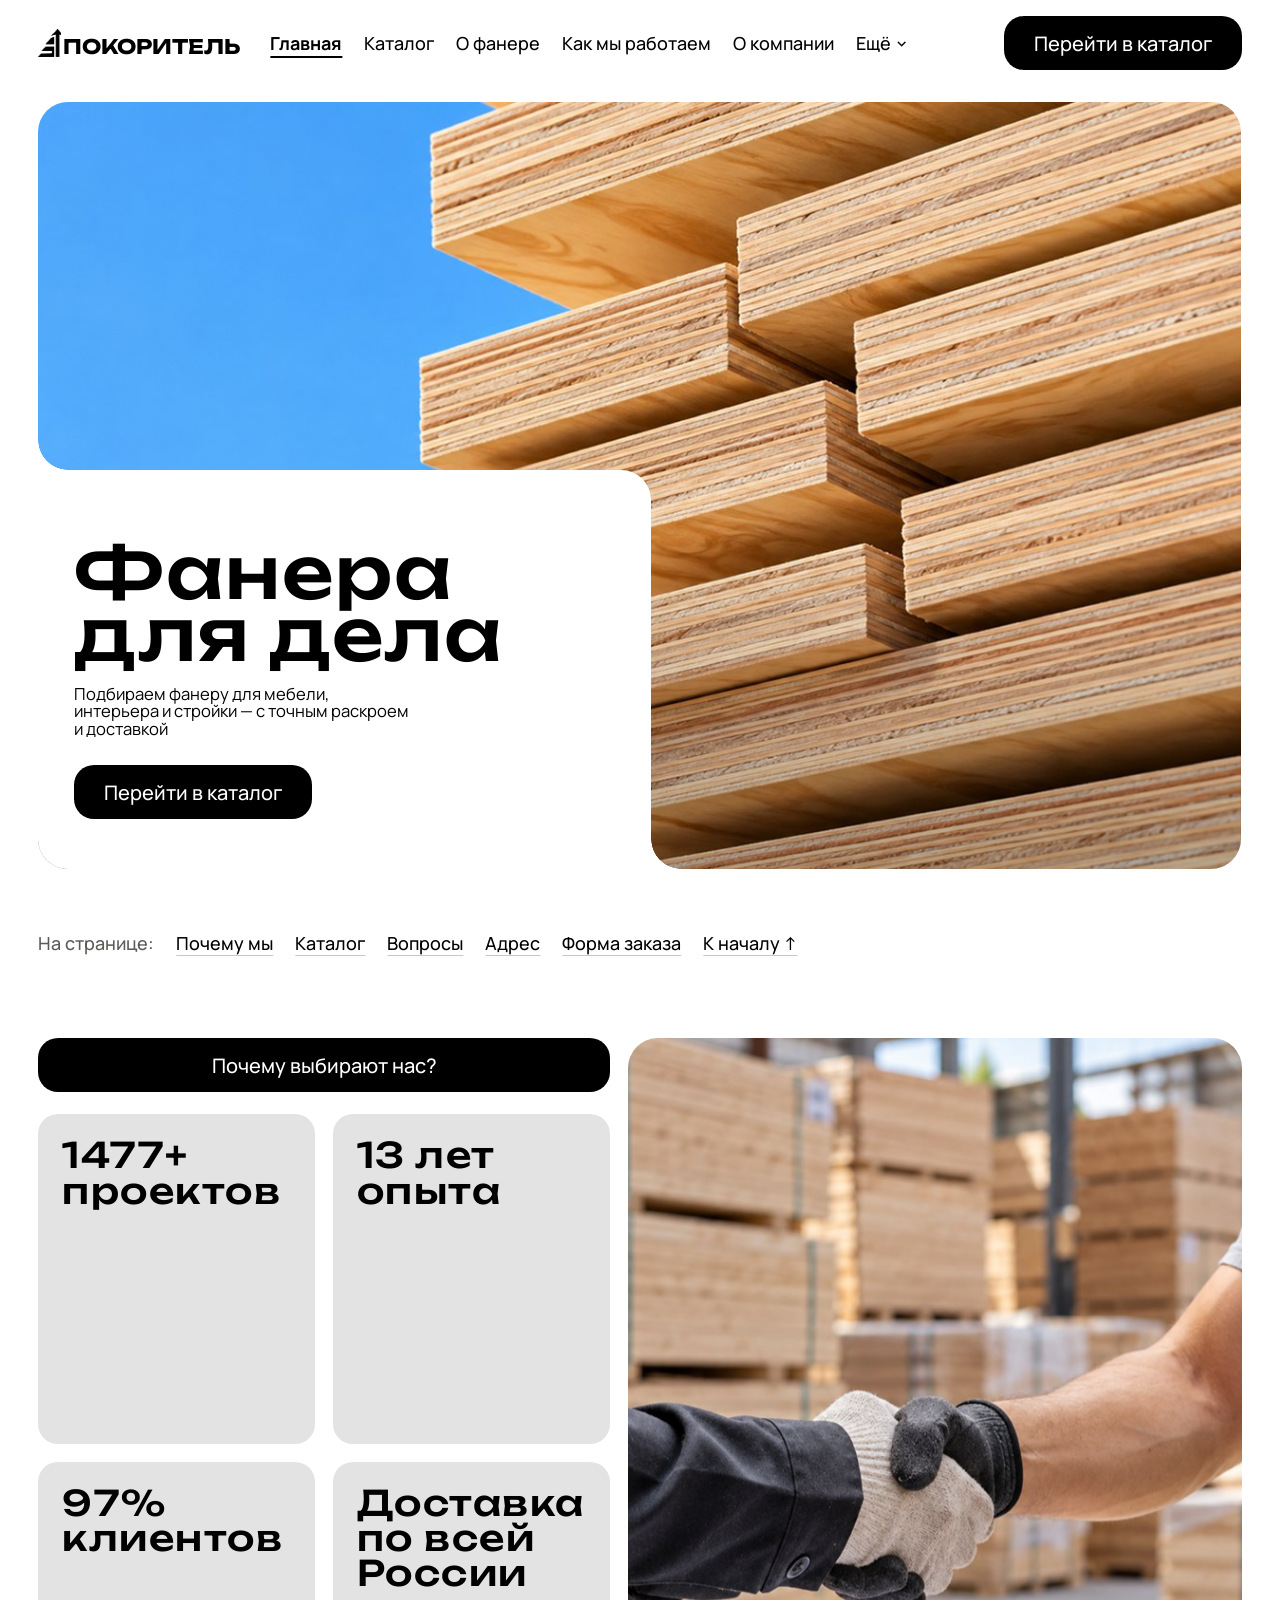
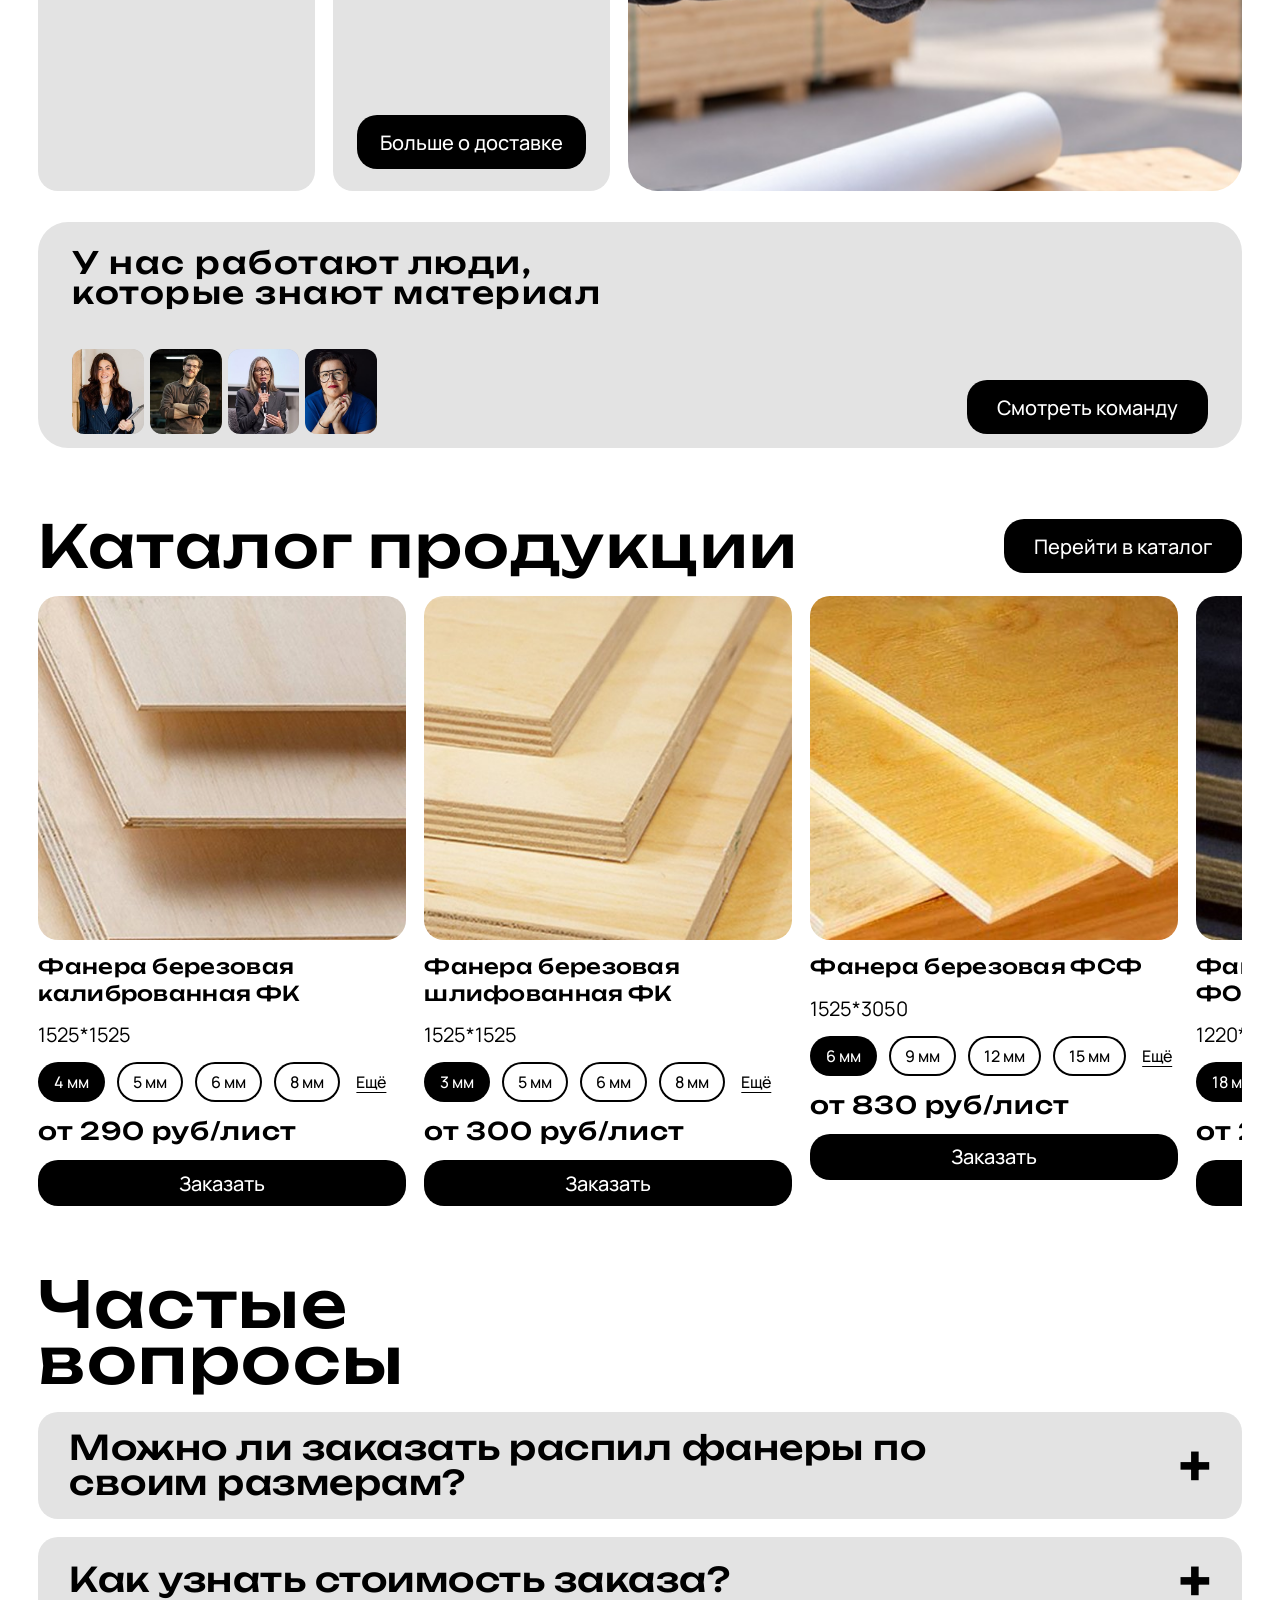
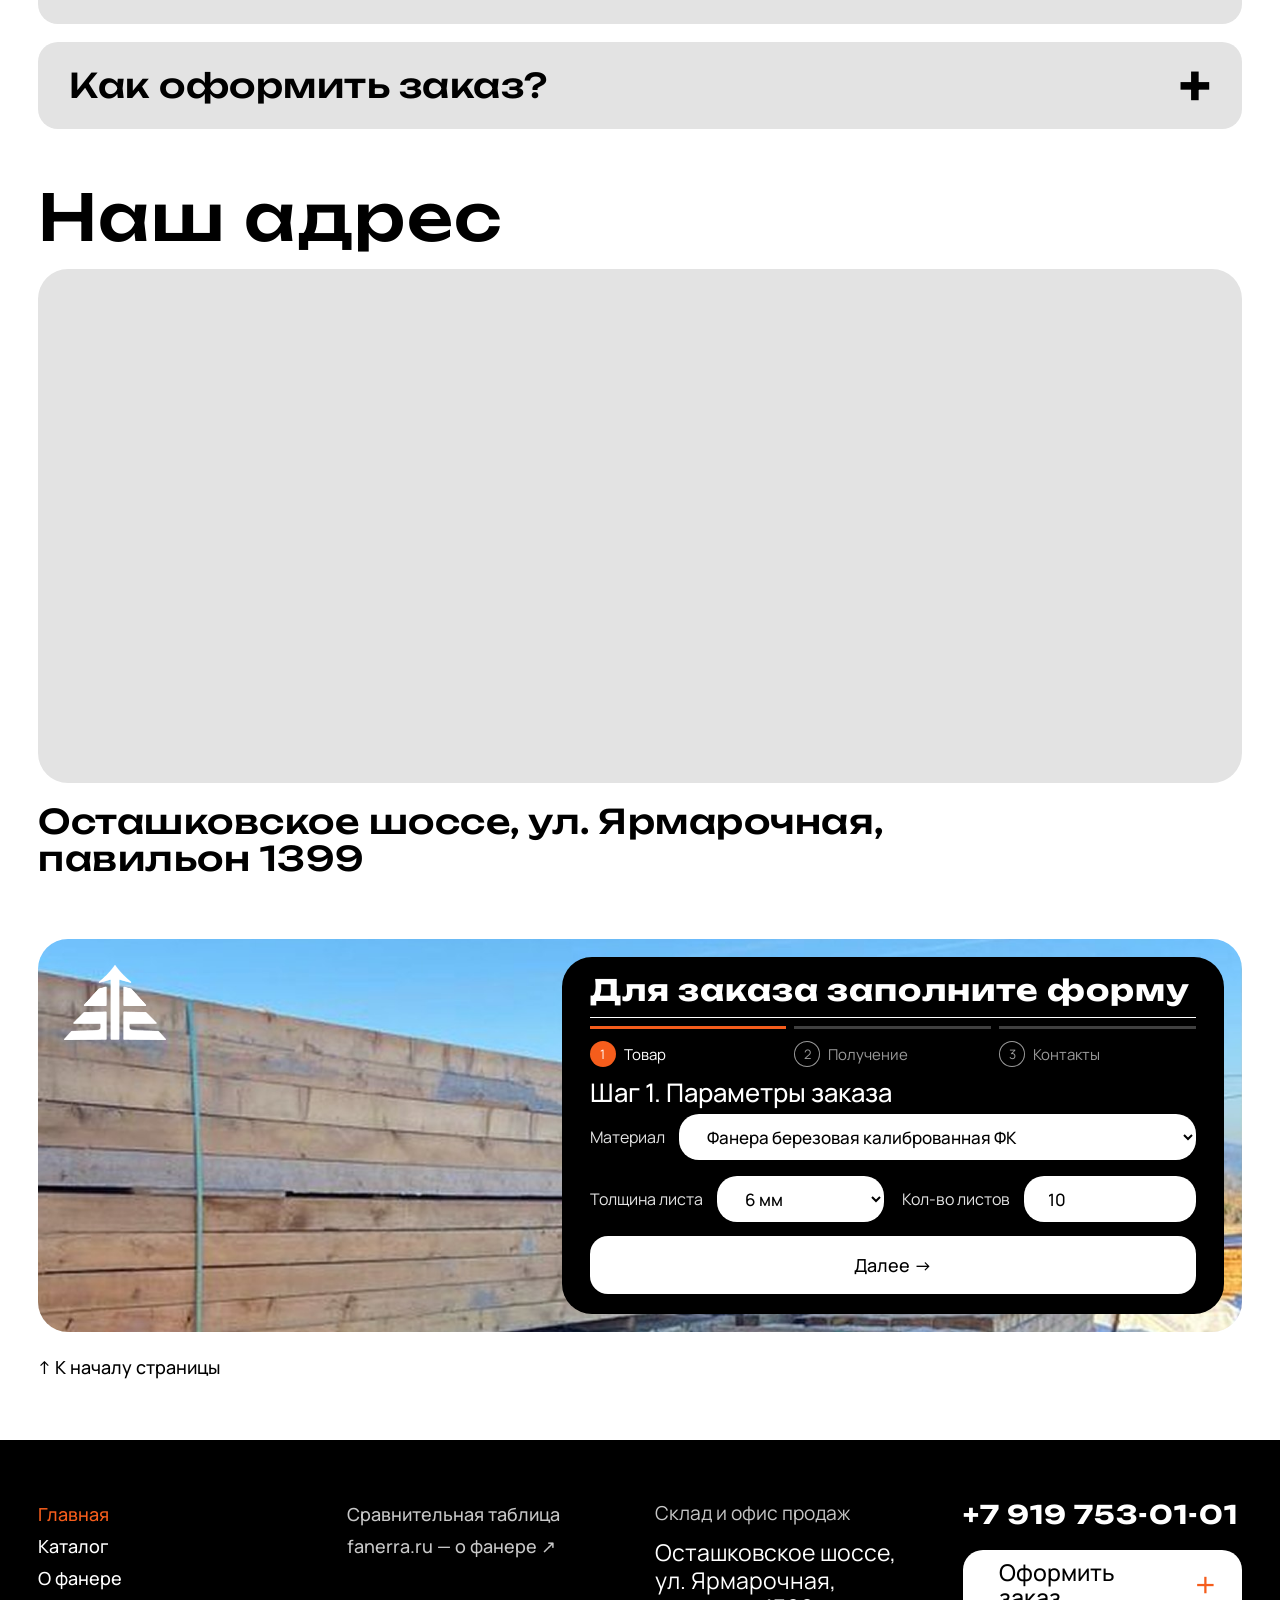
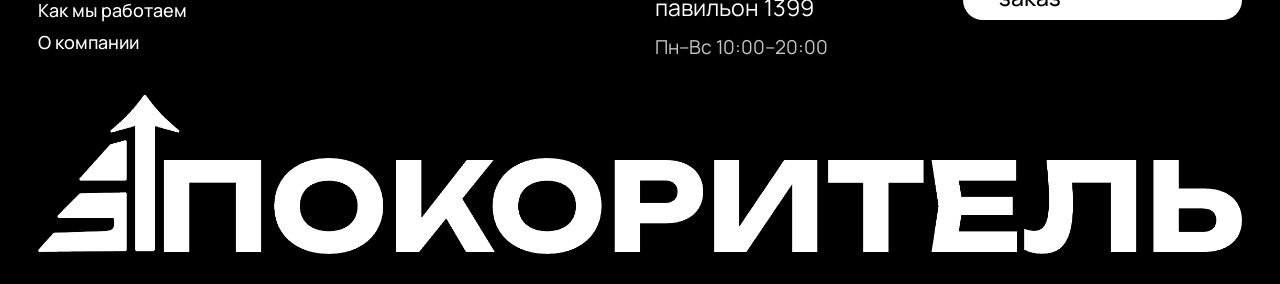
<file: index.html>
<!DOCTYPE html>
<html lang="ru">
<head>
<meta charset="utf-8">
<meta name="viewport" content="width=device-width, initial-scale=1">
<title>Покоритель — фанера для дела</title>
<link rel="preconnect" href="https://fonts.googleapis.com">
<link rel="stylesheet" href="https://fonts.googleapis.com/css2?family=Unbounded:wght@500;700&family=Manrope:wght@400;500;600;700&family=JetBrains+Mono&display=swap">
<link rel="stylesheet" href="css/style.css">
<script>document.documentElement.classList.add("js")</script>
</head>
<body id="top">
<header class="site-header">
  <!-- графическая ссылка на начальную страницу -->
  <a class="logo" href="index.html" target="_self" aria-label="Покоритель — на главную"><img src="assets/mark-black.png" alt="Логотип"><span>ПОКОРИТЕЛЬ</span></a>
  <nav class="main-nav" aria-label="Основное меню">
    <a href="index.html" target="_self" aria-current="page">Главная</a>
    <a href="catalog.html" target="_self">Каталог</a>
    <a href="plywood.html" target="_self">О фанере</a>
    <a href="process.html" target="_self">Как мы работаем</a>
    <a href="about.html" target="_self">О компании</a>
    <div class="more">
      <button class="more-btn" type="button" aria-expanded="false">Ещё<span class="chev">›</span></button>
      <div class="more-menu">
        <a href="plywood.html#table" target="_self"><strong>Сравнительная таблица</strong><span class="menu-note">Закладка на странице «О фанере»</span></a>
        <a href="https://fanerra.ru" target="_blank" rel="noopener"><strong>fanerra.ru — о фанере ↗</strong><span class="menu-note">Внешний сайт, откроется в новом окне</span></a>
      </div>
    </div>
  </nav>
  <div class="spacer"></div>
  <a class="header-phone" href="tel:+79197530101">+7 919 753-01-01</a>
  <a class="btn header-cta" href="catalog.html" target="_self">Перейти в каталог</a>
  <button class="burger" type="button" data-menu aria-label="Меню"><span></span><span></span></button>
</header>
<div class="mobile-menu">
  <div class="top"><span>ПОКОРИТЕЛЬ</span><button class="btn btn-light" type="button" data-menu>Закрыть</button></div>
  <nav aria-label="Мобильное меню">
    <a href="index.html" target="_self" aria-current="page">Главная</a>
    <a href="catalog.html" target="_self">Каталог</a>
    <a href="plywood.html" target="_self">О фанере</a>
    <a href="process.html" target="_self">Как мы работаем</a>
    <a href="about.html" target="_self">О компании</a>
    <a class="small" href="plywood.html#table" target="_self">Сравнительная таблица</a>
    <a class="small" href="https://fanerra.ru" target="_blank" rel="noopener">fanerra.ru — о фанере ↗</a>
    <a class="small menu-phone" href="tel:+79197530101">+7 919 753-01-01</a>
  </nav>
</div>
<main>

<section class="hero">
  <div class="hero-box">
    <div class="hero-text">
      <h1>Фанера<br>для дела</h1>
      <p>Подбираем фанеру для мебели, интерьера и стройки — с точным раскроем и доставкой</p>
      <a class="btn" href="catalog.html" target="_self">Перейти в каталог</a>
    </div>
  </div>
</section>
<div class="page-nav-wrap">
  <nav class="page-nav" aria-label="Разделы страницы" data-reveal>
    <span>На странице:</span>
    <a href="#why" target="_self">Почему мы</a>
    <a href="#catalog" target="_self">Каталог</a>
    <a href="#faq" target="_self">Вопросы</a>
    <a href="#address" target="_self">Адрес</a>
    <a href="#order" target="_self">Форма заказа</a>
    <a href="#top" target="_self">К началу ↑</a>
  </nav>
</div>

<section id="why" class="section">
  <div class="why-grid" data-reveal>
    <div class="why-left">
      <h2 class="pill-title">Почему выбирают нас?</h2>
      <div class="stats">
        <div class="stat"><strong>1500+<br>проектов</strong></div>
        <div class="stat"><strong>13 лет<br>опыта</strong></div>
        <div class="stat"><strong>98%<br>клиентов</strong></div>
        <div class="stat">
          <strong>Доставка<br>по всей<br>России</strong>
          <a class="btn" href="process.html" target="_self">Больше о доставке</a>
        </div>
      </div>
    </div>
    <figure class="photo-card">
      <img src="assets/photo/why.jpg" alt="Рукопожатие на складе фанеры">
      <figcaption class="sr">Склад фанеры: передаём заказ покупателю</figcaption>
    </figure>
  </div>
</section>

<section class="section team-teaser">
  <div class="team-strip" data-reveal>
    <div>
      <h3>У нас работают люди,<br>которые знают материал</h3>
      <div class="faces">
        <img src="assets/photo/face0.jpg" alt="Анастасия Козловская">
        <img src="assets/photo/face1.jpg" alt="Александр Морозов">
        <img src="assets/photo/face2.jpg" alt="Анна Соколова">
        <img src="assets/photo/face3.jpg" alt="Екатерина Белова">
      </div>
    </div>
    <a class="btn" href="about.html#team" target="_self">Смотреть команду</a>
  </div>
</section>

<section id="catalog" class="cat-section">
  <div class="cat-head" data-reveal>
    <h2 class="h-hero">Каталог <br>продукции</h2>
    <a class="btn" href="catalog.html" target="_self">Перейти в каталог</a>
  </div>
  <div class="carousel" data-reveal>
    <article class="product">
      <a class="pic" href="catalog.html#birch" target="_self" style="background-image:url(assets/photo/prod1.jpg)" aria-label="Фанера березовая калиброванная ФК"></a>
      <h3>Фанера березовая калиброванная ФК</h3>
      <span class="size">1525*1525</span>
      <div class="row chips">
        <button class="chip on" type="button" data-price="290 руб/лист">4 мм</button>
        <button class="chip" type="button" data-price="400 руб/лист">5 мм</button>
        <button class="chip" type="button" data-price="440 руб/лист">6 мм</button>
        <button class="chip" type="button" data-price="500 руб/лист">8 мм</button>
        <button class="chip" type="button" data-price="530 руб/лист">9 мм</button>
        <button class="chip" type="button" data-price="650 руб/лист">10 мм</button>
        <button class="chip" type="button" data-price="700 руб/лист">12 мм</button>
        <button class="chip" type="button" data-price="900 руб/лист">15 мм</button>
        <button class="chip" type="button" data-price="1000 руб/лист">18 мм</button>
        <button class="chip" type="button" data-price="1150 руб/лист">21 мм</button>
        <button class="chip" type="button" data-price="1450 руб/лист">24 мм</button>
      </div>
      <span class="price" data-base="от 290 руб/лист">от 290 руб/лист</span>
      <a class="btn" href="#order" target="_self">Заказать</a>
    </article><article class="product">
      <a class="pic" href="catalog.html#birch" target="_self" style="background-image:url(assets/photo/prod2.jpg)" aria-label="Фанера березовая шлифованная ФК"></a>
      <h3>Фанера березовая шлифованная ФК</h3>
      <span class="size">1525*1525</span>
      <div class="row chips">
        <button class="chip on" type="button" data-price="300 руб/лист">3 мм</button>
        <button class="chip" type="button" data-price="450 руб/лист">5 мм</button>
        <button class="chip" type="button" data-price="500 руб/лист">6 мм</button>
        <button class="chip" type="button" data-price="610 руб/лист">8 мм</button>
        <button class="chip" type="button" data-price="650 руб/лист">9 мм</button>
        <button class="chip" type="button" data-price="700 руб/лист">10 мм</button>
        <button class="chip" type="button" data-price="800 руб/лист">12 мм</button>
        <button class="chip" type="button" data-price="950 руб/лист">15 мм</button>
        <button class="chip" type="button" data-price="1120 руб/лист">18 мм</button>
        <button class="chip" type="button" data-price="1250 руб/лист">21 мм</button>
      </div>
      <span class="price" data-base="от 300 руб/лист">от 300 руб/лист</span>
      <a class="btn" href="#order" target="_self">Заказать</a>
    </article><article class="product">
      <a class="pic" href="catalog.html#wet" target="_self" style="background-image:url(assets/photo/prod3.jpg)" aria-label="Фанера березовая ФСФ"></a>
      <h3>Фанера березовая ФСФ</h3>
      <span class="size">1525*3050</span>
      <div class="row chips">
        <button class="chip on" type="button" data-price="830 руб/лист">6 мм</button>
        <button class="chip" type="button" data-price="1500 руб/лист">9 мм</button>
        <button class="chip" type="button" data-price="1720 руб/лист">12 мм</button>
        <button class="chip" type="button" data-price="2050 руб/лист">15 мм</button>
        <button class="chip" type="button" data-price="2800 руб/лист">18 мм</button>
        <button class="chip" type="button" data-price="2900 руб/лист">21 мм</button>
      </div>
      <span class="price" data-base="от 830 руб/лист">от 830 руб/лист</span>
      <a class="btn" href="#order" target="_self">Заказать</a>
    </article><article class="product">
      <a class="pic" href="catalog.html#laminated" target="_self" style="background-image:url(assets/photo/type-laminated.jpg)" aria-label="Фанера ламинированная ФОФ"></a>
      <h3>Фанера ламинированная ФОФ</h3>
      <span class="size">1220*2440</span>
      <div class="row chips">
        <button class="chip on" type="button" data-price="2100 руб/лист">18 мм</button>
        <button class="chip" type="button" data-price="3200 руб/лист">21 мм</button>
      </div>
      <span class="price" data-base="от 2100 руб/лист">от 2100 руб/лист</span>
      <a class="btn" href="#order" target="_self">Заказать</a>
    </article>
  </div>
</section>

<section id="faq" class="section">
  <h2 class="h-hero" data-reveal>Частые<br>вопросы</h2>
  <div class="faq" data-reveal>
    <div class="faq-item">
      <button type="button"><span class="q">Можно ли заказать распил фанеры по своим размерам?</span><span class="sign">+</span></button>
      <p class="a">Да. Пришлите схему или размеры деталей — раскроим на форматно-раскроечном станке с точностью до 1 мм. Обрезки отдаём вместе с заказом.</p>
    </div>
    <div class="faq-item">
      <button type="button"><span class="q">Как узнать стоимость заказа?</span><span class="sign">+</span></button>
      <p class="a">Оставьте заявку или позвоните — менеджер посчитает листы, раскрой и доставку. Цены в каталоге указаны за лист без раскроя.</p>
    </div>
    <div class="faq-item">
      <button type="button"><span class="q">Как оформить заказ?</span><span class="sign">+</span></button>
      <p class="a">Выберите фанеру в каталоге или заполните форму ниже. Мы перезвоним, подтвердим наличие и согласуем время доставки или самовывоза.</p>
    </div>
  </div>
</section>

<section id="address">
  <h2 class="h-hero" data-reveal>Наш адрес</h2>
  <div class="map" data-reveal>
    <iframe src="https://yandex.ru/map-widget/v1/?text=%D0%9E%D1%81%D1%82%D0%B0%D1%88%D0%BA%D0%BE%D0%B2%D1%81%D0%BA%D0%BE%D0%B5%20%D1%88%D0%BE%D1%81%D1%81%D0%B5%2C%20%D0%AF%D1%80%D0%BC%D0%B0%D1%80%D0%BE%D1%87%D0%BD%D0%B0%D1%8F%20%D1%83%D0%BB%D0%B8%D1%86%D0%B0&amp;z=15" title="Карта: Осташковское шоссе, ул. Ярмарочная, павильон 1399" loading="lazy" allowfullscreen></iframe>
  </div>
  <p class="map-addr" data-reveal>Осташковское шоссе, ул. Ярмарочная,<br>павильон 1399</p>
</section>

<section class="order-sec">
<div class="order" id="order" data-reveal>
  <img class="order-mark" src="assets/mark-white.png" alt="">
  <form class="order-panel" name="plywood_order" action="https://httpbin.org/post" method="post" target="_blank">
    <h2>Для заказа заполните форму</h2>
    <!-- форма разбита на 3 шага, переключает их js/order-form.js -->
    <ol class="form-steps-bar" aria-label="Шаги заказа">
      <li class="is-current"><span>1</span>Товар</li>
      <li><span>2</span>Получение</li>
      <li><span>3</span>Контакты</li>
    </ol>

    <fieldset class="form-step is-current" data-step="1">
      <legend>Шаг 1. Параметры заказа</legend>
      <label class="f">Материал
        <select name="material" required>
          <option value="">Выберите материал</option>
          <option value="birch_fk_calibrated" selected>Фанера березовая калиброванная ФК</option>
          <option value="birch_fk_sanded">Фанера березовая шлифованная ФК</option>
          <option value="birch_fsf">Фанера березовая ФСФ</option>
          <option value="conifer_fsf">Фанера хвойная ФСФ</option>
          <option value="laminated_fof">Фанера ламинированная ФОФ</option>
          <option value="osb3">Плита ОСБ (OSB-3)</option>
          <option value="csp">Цементно-стружечная плита ЦСП</option>
        </select></label>
      <div class="two">
        <label class="f">Толщина листа
          <select name="thickness_mm"><option value="3">3 мм</option><option value="4">4 мм</option><option value="5">5 мм</option><option value="6" selected>6 мм</option><option value="8">8 мм</option><option value="9">9 мм</option><option value="10">10 мм</option><option value="12">12 мм</option><option value="15">15 мм</option><option value="18">18 мм</option><option value="21">21 мм</option><option value="24">24 мм</option></select></label>
        <label class="f">Кол-во листов<input type="number" name="sheets_count" value="10" min="1" max="500" required></label>
      </div>
    </fieldset>

    <fieldset class="form-step" data-step="2">
      <legend>Шаг 2. Получение</legend>
      <div class="f">Способ получения
        <div class="pills">
          <label><input type="radio" name="delivery_method" value="delivery" checked><span>Доставка</span></label>
          <label><input type="radio" name="delivery_method" value="pickup"><span>Самовывоз</span></label>
        </div>
      </div>
      <label class="f">Дата получения<input type="date" name="pickup_date" value="2026-10-21" required></label>
      <label class="f delivery-only">Адрес доставки<input type="text" name="delivery_address" value="Москва, ул. Лесная, д. 5" placeholder="Город, улица, дом"></label>
    </fieldset>

    <fieldset class="form-step" data-step="3">
      <legend>Шаг 3. Информация о вас</legend>
      <div class="two">
        <label class="f">Имя<input type="text" name="first_name" value="Иван" placeholder="Имя" required></label>
        <label class="f">Фамилия<input type="text" name="last_name" value="Петров" placeholder="Фамилия" required></label>
      </div>
      <label class="f">Почта<input type="email" name="email" value="ivan.petrov@example.com" placeholder="Почтовый адрес" required></label>
      <label class="f">Телефон<input type="tel" name="phone" value="+7 900 123-45-67" placeholder="Номер телефона" required></label>
      <p class="form-summary" aria-live="polite"></p>
      <label class="consent"><input type="checkbox" name="consent" value="yes" checked required> Даю согласие на обработку персональных данных</label>
    </fieldset>

    <input type="hidden" name="shop" value="pokoritel">
    <input type="hidden" name="order_source" value="site_order_form">

    <div class="form-step-nav">
      <button class="step-back" type="button" data-step-back>← Назад</button>
      <button class="step-next" type="button" data-step-next>Далее →</button>
      <button class="step-send" type="submit">Отправить заказ</button>
    </div>
  </form>
</div>
<p class="to-top"><a href="#top" target="_self">↑ К началу страницы</a></p>
</section>

</main>
<footer class="site-footer">
  <div class="cols">
    <ul>
      <li><a href="index.html" target="_self" aria-current="page">Главная</a></li>
      <li><a href="catalog.html" target="_self">Каталог</a></li>
      <li><a href="plywood.html" target="_self">О фанере</a></li>
      <li><a href="process.html" target="_self">Как мы работаем</a></li>
      <li><a href="about.html" target="_self">О компании</a></li>
    </ul>
    <ul>
      <li class="fsub"><a href="plywood.html#table" target="_self">Сравнительная таблица</a></li>
      <li class="fsub"><a href="https://fanerra.ru" target="_blank" rel="noopener">fanerra.ru — о фанере ↗</a></li>
    </ul>
    <div class="addr">
      <span class="grey">Склад и офис продаж</span>
      <span class="big-addr">Осташковское шоссе, ул.&nbsp;Ярмарочная, павильон&nbsp;1399</span>
      <span class="grey">Пн–Вс 10:00–20:00</span>
    </div>
    <div class="call">
      <a class="phone" href="tel:+79197530101">+7 919 753-01-01</a>
      <a class="order-btn" href="process.html#order" target="_self">Оформить заказ<span>+</span></a>
    </div>
  </div>
  <a class="wordmark" href="index.html" target="_self" aria-label="Покоритель — на главную"><img src="assets/logo-white.png" alt="ПОКОРИТЕЛЬ"></a>
</footer>
<script src="js/site.js"></script>
<script src="js/motion.js"></script>
<script src="js/order-form.js"></script>
</body>
</html>
</file>
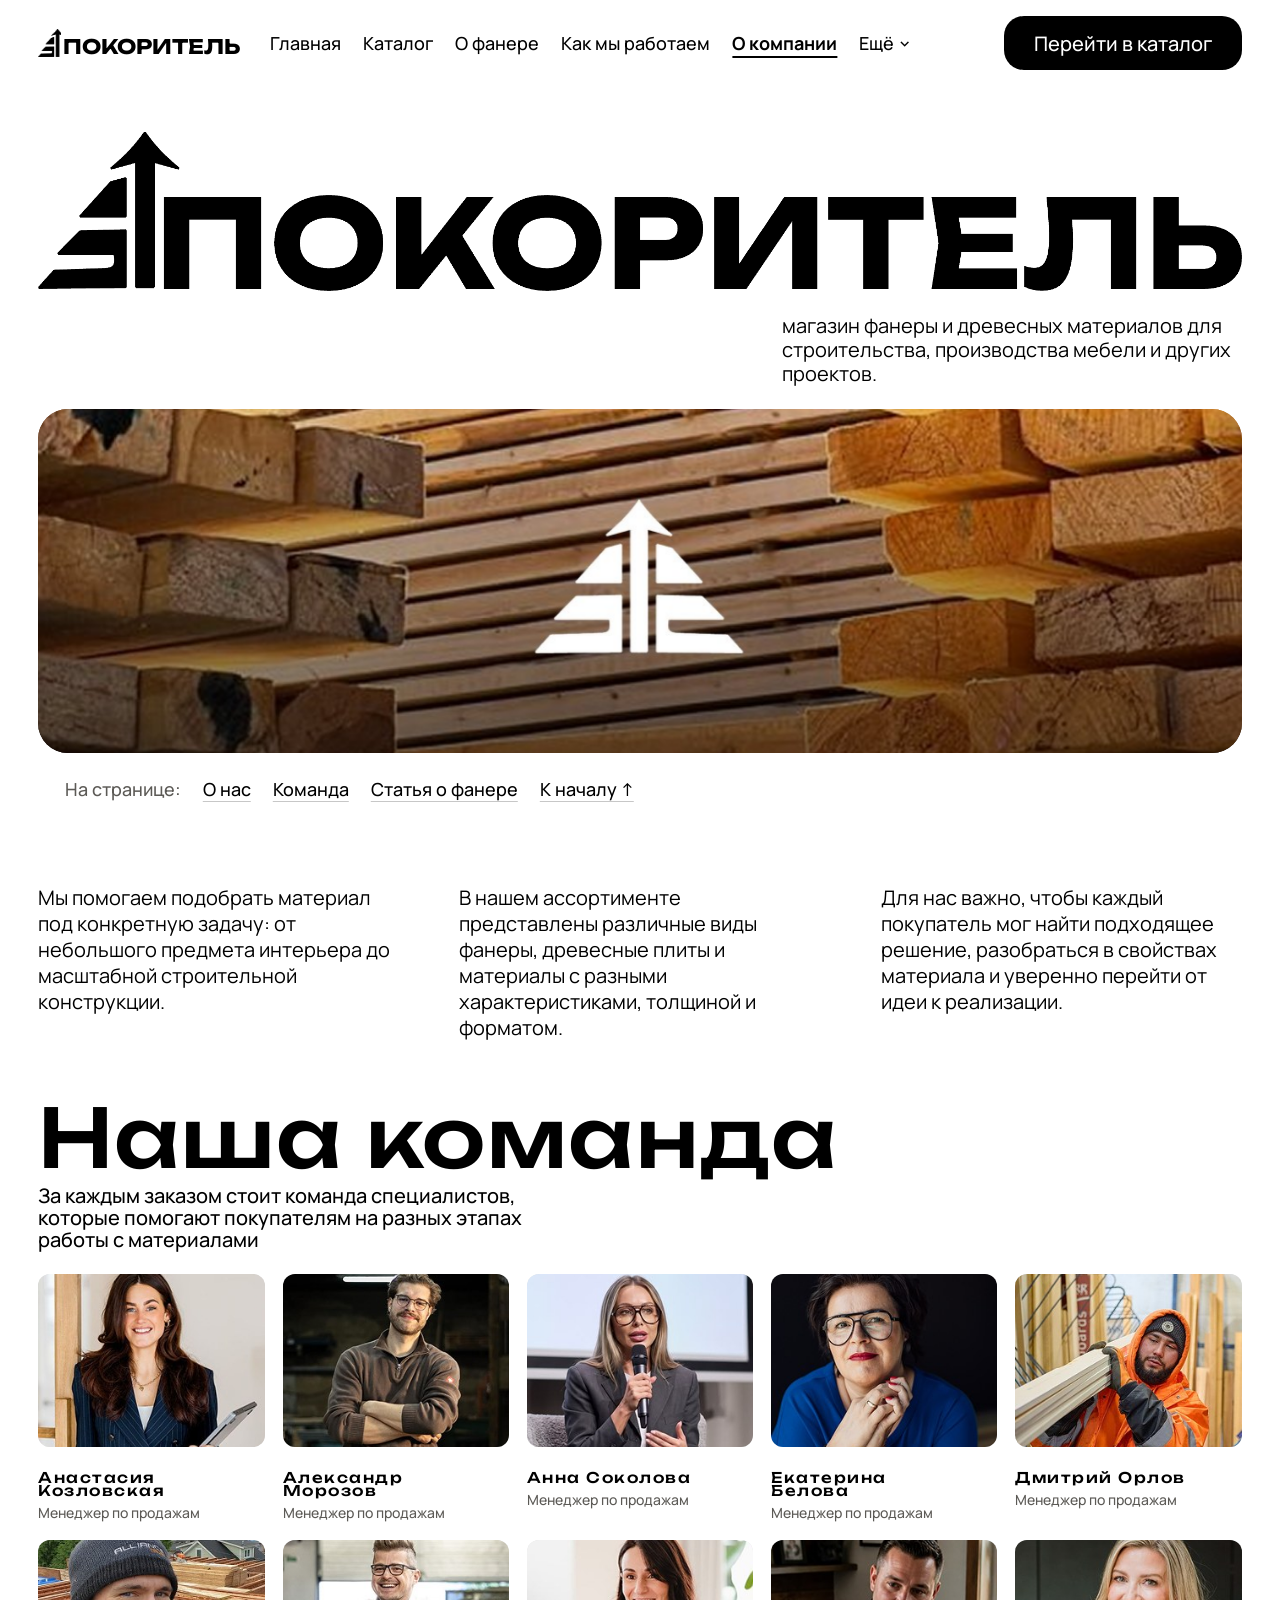
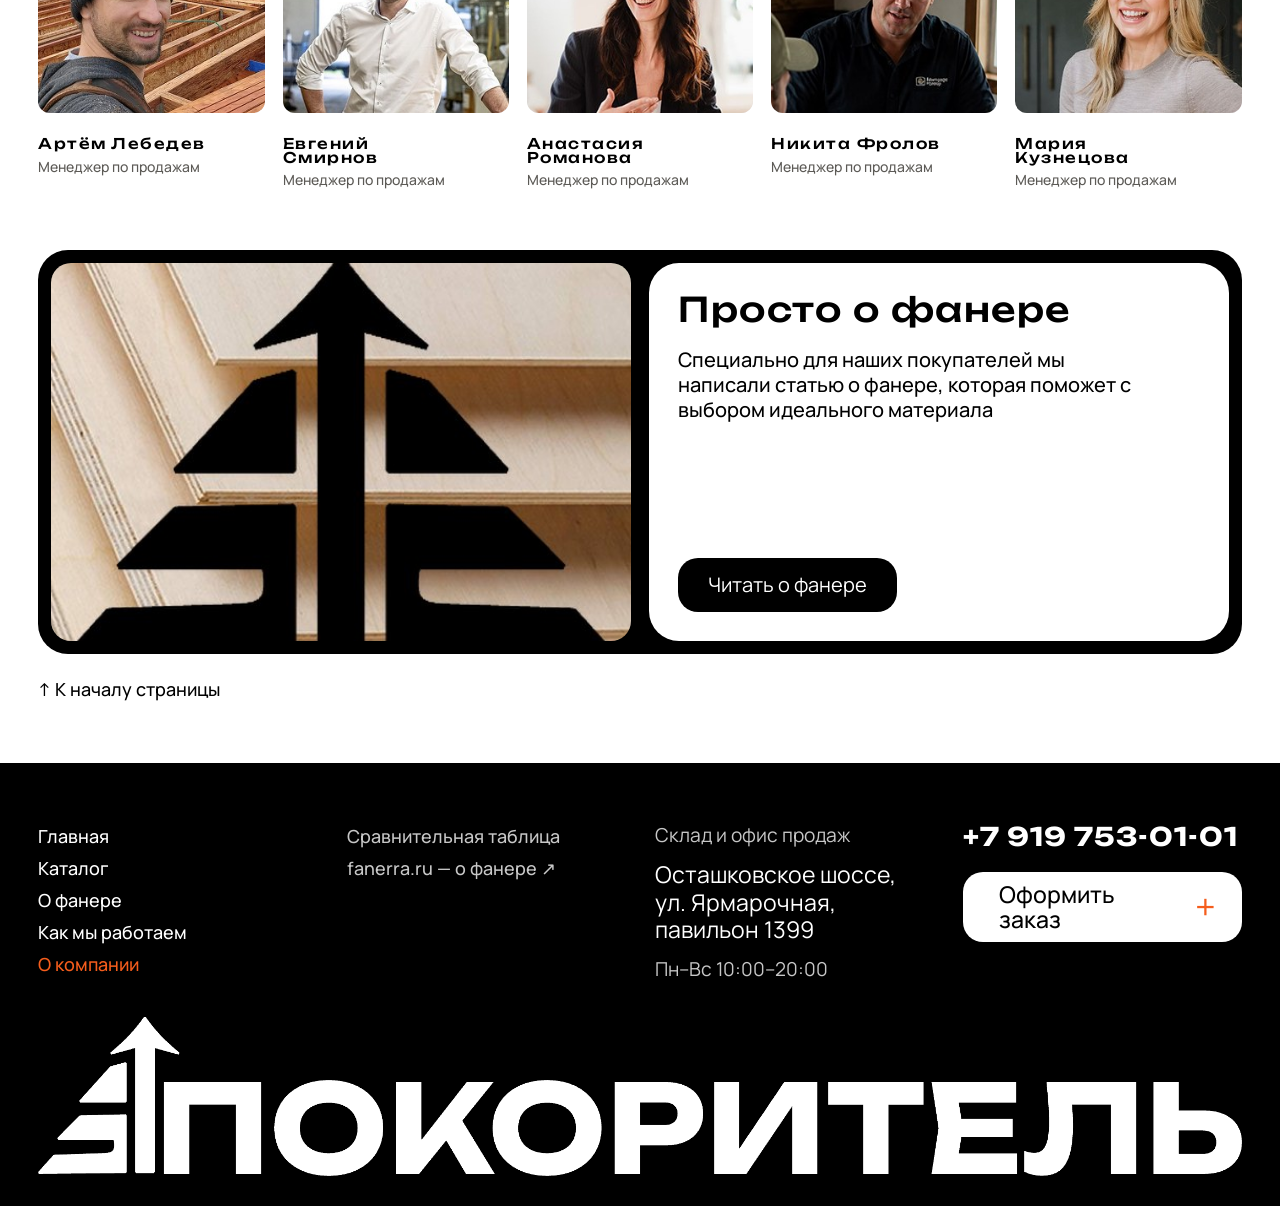
<file: about.html>
<!DOCTYPE html>
<html lang="ru">
<head>
<meta charset="utf-8">
<meta name="viewport" content="width=device-width, initial-scale=1">
<title>О компании — Покоритель</title>
<link rel="preconnect" href="https://fonts.googleapis.com">
<link rel="stylesheet" href="https://fonts.googleapis.com/css2?family=Unbounded:wght@500;700&family=Manrope:wght@400;500;600;700&family=JetBrains+Mono&display=swap">
<link rel="stylesheet" href="css/style.css">
<script>document.documentElement.classList.add("js")</script>
</head>
<body id="top">
<header class="site-header">
  <!-- графическая ссылка на начальную страницу -->
  <a class="logo" href="index.html" target="_self" aria-label="Покоритель — на главную"><img src="assets/mark-black.png" alt="Логотип"><span>ПОКОРИТЕЛЬ</span></a>
  <nav class="main-nav" aria-label="Основное меню">
    <a href="index.html" target="_self">Главная</a>
    <a href="catalog.html" target="_self">Каталог</a>
    <a href="plywood.html" target="_self">О фанере</a>
    <a href="process.html" target="_self">Как мы работаем</a>
    <a href="about.html" target="_self" aria-current="page">О компании</a>
    <div class="more">
      <button class="more-btn" type="button" aria-expanded="false">Ещё<span class="chev">›</span></button>
      <div class="more-menu">
        <a href="plywood.html#table" target="_self"><strong>Сравнительная таблица</strong><span class="menu-note">Закладка на странице «О фанере»</span></a>
        <a href="https://fanerra.ru" target="_blank" rel="noopener"><strong>fanerra.ru — о фанере ↗</strong><span class="menu-note">Внешний сайт, откроется в новом окне</span></a>
      </div>
    </div>
  </nav>
  <div class="spacer"></div>
  <a class="header-phone" href="tel:+79197530101">+7 919 753-01-01</a>
  <a class="btn header-cta" href="catalog.html" target="_self">Перейти в каталог</a>
  <button class="burger" type="button" data-menu aria-label="Меню"><span></span><span></span></button>
</header>
<div class="mobile-menu">
  <div class="top"><span>ПОКОРИТЕЛЬ</span><button class="btn btn-light" type="button" data-menu>Закрыть</button></div>
  <nav aria-label="Мобильное меню">
    <a href="index.html" target="_self">Главная</a>
    <a href="catalog.html" target="_self">Каталог</a>
    <a href="plywood.html" target="_self">О фанере</a>
    <a href="process.html" target="_self">Как мы работаем</a>
    <a href="about.html" target="_self" aria-current="page">О компании</a>
    <a class="small" href="plywood.html#table" target="_self">Сравнительная таблица</a>
    <a class="small" href="https://fanerra.ru" target="_blank" rel="noopener">fanerra.ru — о фанере ↗</a>
    <a class="small menu-phone" href="tel:+79197530101">+7 919 753-01-01</a>
  </nav>
</div>
<main>

<section>
  <h1 class="brand" data-reveal><img src="assets/logo-black.png" alt="ПОКОРИТЕЛЬ"></h1>
  <p class="about-lead" data-reveal>магазин фанеры и древесных материалов для строительства, производства мебели и других проектов.</p>
  <figure class="about-banner" data-reveal>
    <img src="assets/photo/about-banner.jpg" alt="Склад древесины, логотип «Покоритель»">
    <figcaption class="sr">Наш склад пиломатериалов</figcaption>
  </figure>
  <div class="page-nav-wrap about-nav">
    <nav class="page-nav" aria-label="Разделы страницы" data-reveal>
      <span>На странице:</span>
      <a href="#company" target="_self">О нас</a>
      <a href="#team" target="_self">Команда</a>
      <a href="#promo" target="_self">Статья о фанере</a>
      <a href="#top" target="_self">К началу ↑</a>
    </nav>
  </div>
</section>
<section class="section" id="company">
  <div class="paras">
    <p data-reveal>Мы помогаем подобрать материал под конкретную задачу: от небольшого предмета интерьера до масштабной строительной конструкции.</p>
    <p data-reveal>В нашем ассортименте представлены различные виды фанеры, древесные плиты и материалы с разными характеристиками, толщиной и форматом.</p>
    <p data-reveal>Для нас важно, чтобы каждый покупатель мог найти подходящее решение, разобраться в свойствах материала и уверенно перейти от идеи к реализации.</p>
  </div>
</section>
<section id="team">
  <h2 class="h-hero" data-reveal>Наша команда</h2>
  <p class="lead team-lead" data-reveal>За каждым заказом стоит команда специалистов, которые помогают покупателям на разных этапах работы с материалами</p>
  <div class="team">
    <figure data-reveal>
      <div class="ph"><img src="assets/photo/team0.jpg" alt="Анастасия Козловская, менеджер по продажам"></div>
      <figcaption>Анастасия<br>Козловская</figcaption>
    </figure>
    <figure data-reveal>
      <div class="ph"><img src="assets/photo/team1.jpg" alt="Александр Морозов, менеджер по продажам"></div>
      <figcaption>Александр<br>Морозов</figcaption>
    </figure>
    <figure data-reveal>
      <div class="ph"><img src="assets/photo/team2.jpg" alt="Анна Соколова, менеджер по продажам"></div>
      <figcaption>Анна Соколова</figcaption>
    </figure>
    <figure data-reveal>
      <div class="ph"><img src="assets/photo/team3.jpg" alt="Екатерина Белова, менеджер по продажам"></div>
      <figcaption>Екатерина<br>Белова</figcaption>
    </figure>
    <figure data-reveal>
      <div class="ph"><img src="assets/photo/team4.jpg" alt="Дмитрий Орлов, менеджер по продажам"></div>
      <figcaption>Дмитрий Орлов</figcaption>
    </figure>
    <figure data-reveal>
      <div class="ph"><img src="assets/photo/team5.jpg" alt="Артём Лебедев, менеджер по продажам"></div>
      <figcaption>Артём Лебедев</figcaption>
    </figure>
    <figure data-reveal>
      <div class="ph"><img src="assets/photo/team6.jpg" alt="Евгений Смирнов, менеджер по продажам"></div>
      <figcaption>Евгений<br>Смирнов</figcaption>
    </figure>
    <figure data-reveal>
      <div class="ph"><img src="assets/photo/team7.jpg" alt="Анастасия Романова, менеджер по продажам"></div>
      <figcaption>Анастасия<br>Романова</figcaption>
    </figure>
    <figure data-reveal>
      <div class="ph"><img src="assets/photo/team8.jpg" alt="Никита Фролов, менеджер по продажам"></div>
      <figcaption>Никита Фролов</figcaption>
    </figure>
    <figure data-reveal>
      <div class="ph"><img src="assets/photo/team9.jpg" alt="Мария Кузнецова, менеджер по продажам"></div>
      <figcaption>Мария<br>Кузнецова</figcaption>
    </figure>
  </div>
</section>
<section id="promo">
  <div class="promo" data-reveal>
    <div class="img" role="img" aria-label="Логотип на листах фанеры"></div>
    <div class="body">
      <h2 class="h-2">Просто о фанере</h2>
      <p>Специально для наших покупателей мы написали статью о фанере, которая поможет с выбором идеального материала</p>
      <a class="btn btn-normal" href="plywood.html" target="_self">Читать о фанере</a>
    </div>
  </div>
  <p class="to-top"><a href="#top" target="_self">↑ К началу страницы</a></p>
</section>

</main>
<footer class="site-footer">
  <div class="cols">
    <ul>
      <li><a href="index.html" target="_self">Главная</a></li>
      <li><a href="catalog.html" target="_self">Каталог</a></li>
      <li><a href="plywood.html" target="_self">О фанере</a></li>
      <li><a href="process.html" target="_self">Как мы работаем</a></li>
      <li><a href="about.html" target="_self" aria-current="page">О компании</a></li>
    </ul>
    <ul>
      <li class="fsub"><a href="plywood.html#table" target="_self">Сравнительная таблица</a></li>
      <li class="fsub"><a href="https://fanerra.ru" target="_blank" rel="noopener">fanerra.ru — о фанере ↗</a></li>
    </ul>
    <div class="addr">
      <span class="grey">Склад и офис продаж</span>
      <span class="big-addr">Осташковское шоссе, ул.&nbsp;Ярмарочная, павильон&nbsp;1399</span>
      <span class="grey">Пн–Вс 10:00–20:00</span>
    </div>
    <div class="call">
      <a class="phone" href="tel:+79197530101">+7 919 753-01-01</a>
      <a class="order-btn" href="process.html#order" target="_self">Оформить заказ<span>+</span></a>
    </div>
  </div>
  <a class="wordmark" href="index.html" target="_self" aria-label="Покоритель — на главную"><img src="assets/logo-white.png" alt="ПОКОРИТЕЛЬ"></a>
</footer>
<script src="js/site.js"></script>
<script src="js/motion.js"></script>

</body>
</html>
</file>
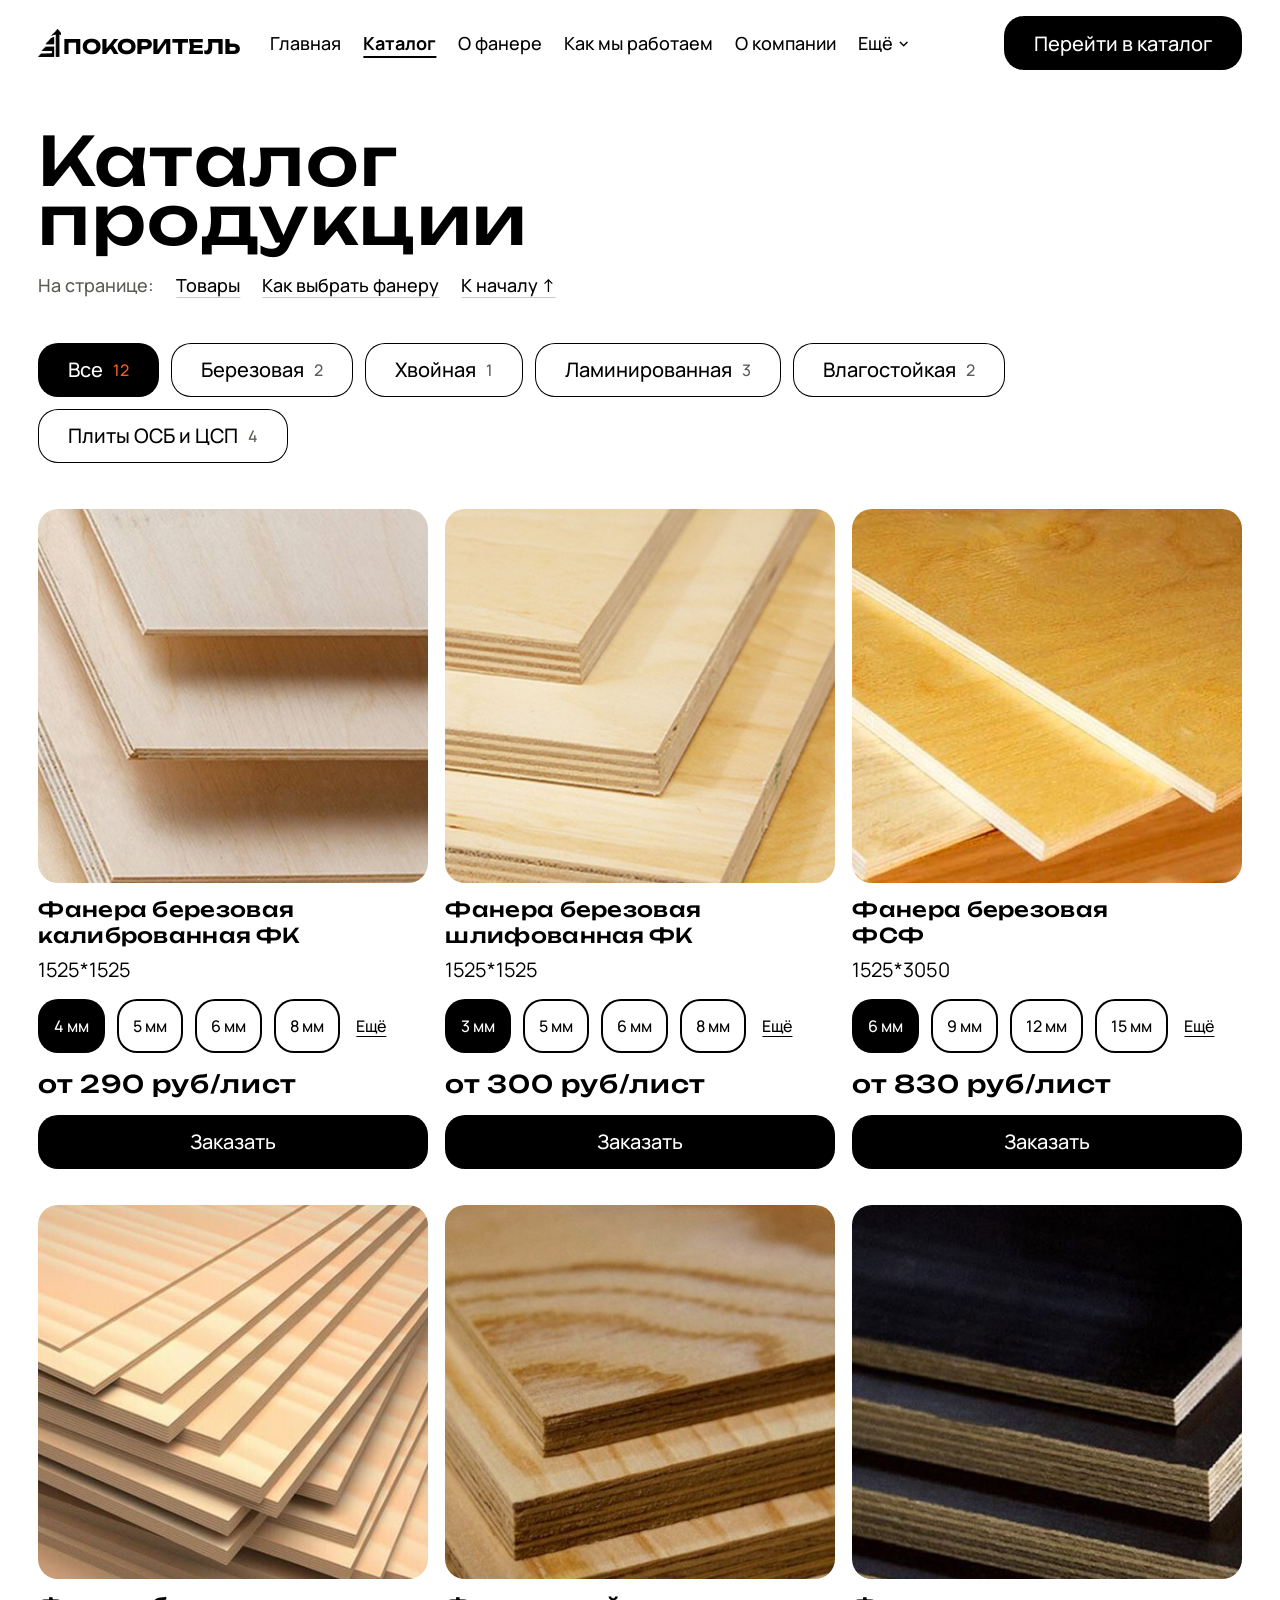
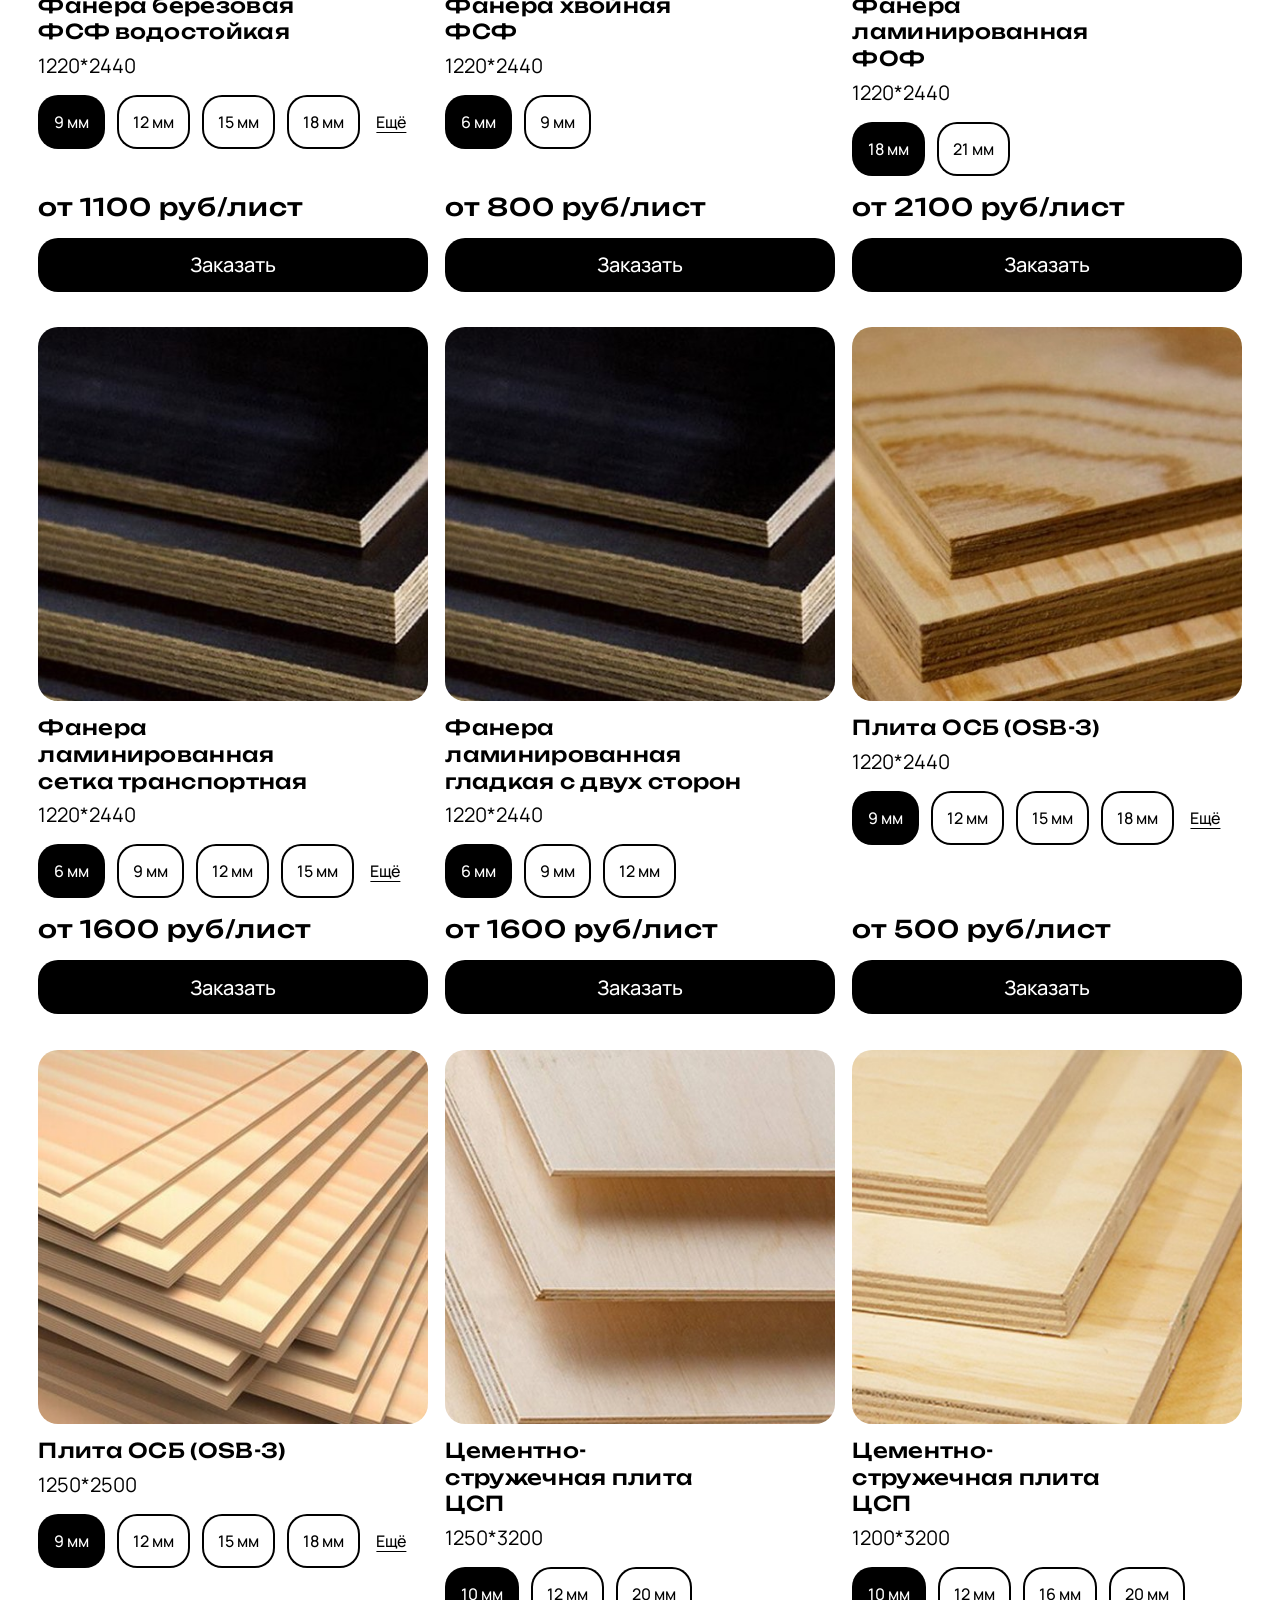
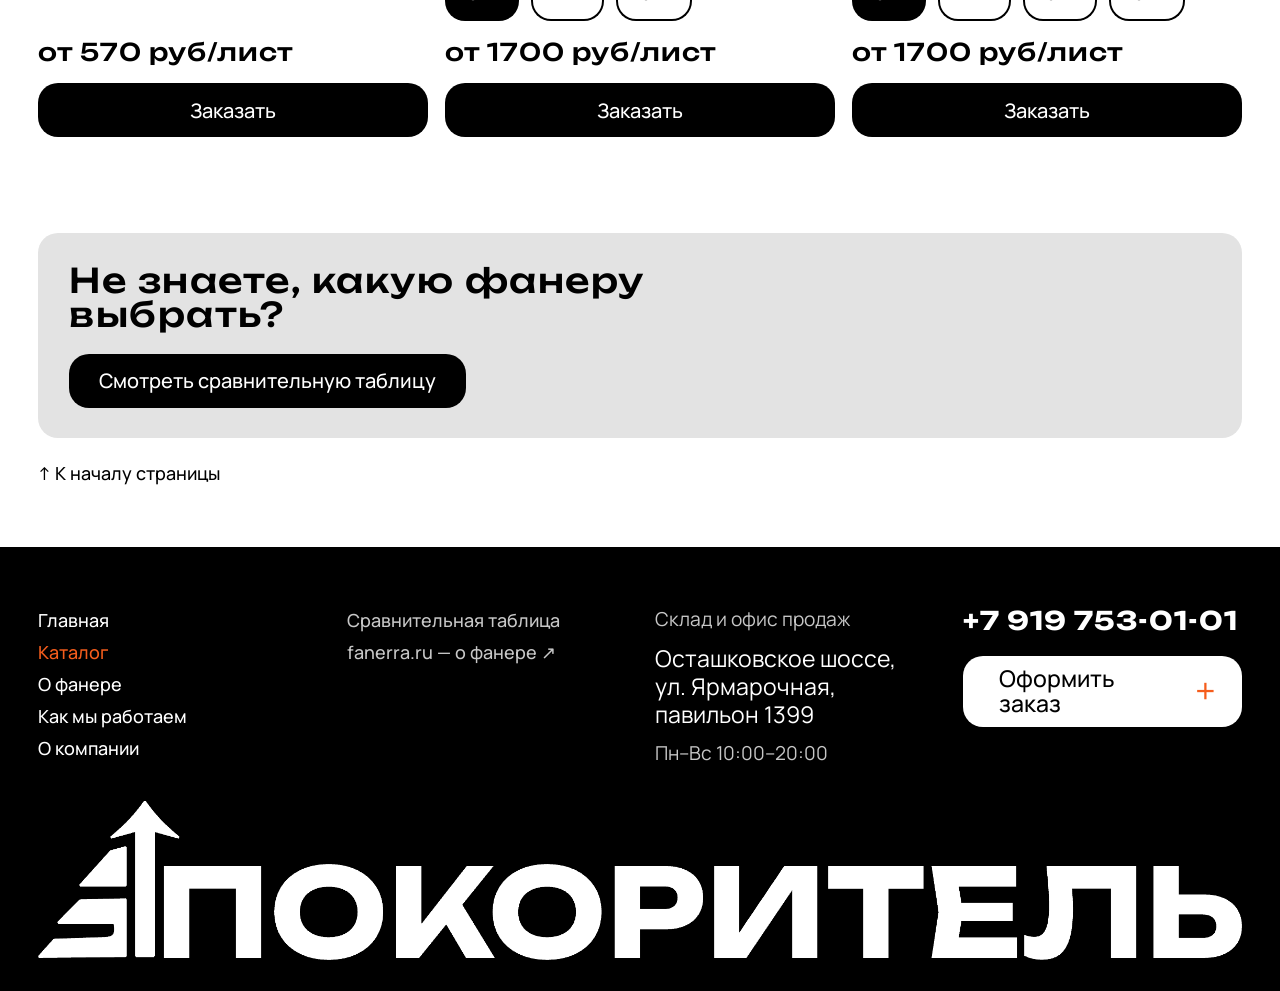
<file: catalog.html>
<!DOCTYPE html>
<html lang="ru">
<head>
<meta charset="utf-8">
<meta name="viewport" content="width=device-width, initial-scale=1">
<title>Каталог продукции — Покоритель</title>
<link rel="preconnect" href="https://fonts.googleapis.com">
<link rel="stylesheet" href="https://fonts.googleapis.com/css2?family=Unbounded:wght@500;700&family=Manrope:wght@400;500;600;700&family=JetBrains+Mono&display=swap">
<link rel="stylesheet" href="css/style.css">
<script>document.documentElement.classList.add("js")</script>
</head>
<body id="top">
<header class="site-header">
  <!-- графическая ссылка на начальную страницу -->
  <a class="logo" href="index.html" target="_self" aria-label="Покоритель — на главную"><img src="assets/mark-black.png" alt="Логотип"><span>ПОКОРИТЕЛЬ</span></a>
  <nav class="main-nav" aria-label="Основное меню">
    <a href="index.html" target="_self">Главная</a>
    <a href="catalog.html" target="_self" aria-current="page">Каталог</a>
    <a href="plywood.html" target="_self">О фанере</a>
    <a href="process.html" target="_self">Как мы работаем</a>
    <a href="about.html" target="_self">О компании</a>
    <div class="more">
      <button class="more-btn" type="button" aria-expanded="false">Ещё<span class="chev">›</span></button>
      <div class="more-menu">
        <a href="plywood.html#table" target="_self"><strong>Сравнительная таблица</strong><span class="menu-note">Закладка на странице «О фанере»</span></a>
        <a href="https://fanerra.ru" target="_blank" rel="noopener"><strong>fanerra.ru — о фанере ↗</strong><span class="menu-note">Внешний сайт, откроется в новом окне</span></a>
      </div>
    </div>
  </nav>
  <div class="spacer"></div>
  <a class="header-phone" href="tel:+79197530101">+7 919 753-01-01</a>
  <a class="btn header-cta" href="catalog.html" target="_self">Перейти в каталог</a>
  <button class="burger" type="button" data-menu aria-label="Меню"><span></span><span></span></button>
</header>
<div class="mobile-menu">
  <div class="top"><span>ПОКОРИТЕЛЬ</span><button class="btn btn-light" type="button" data-menu>Закрыть</button></div>
  <nav aria-label="Мобильное меню">
    <a href="index.html" target="_self">Главная</a>
    <a href="catalog.html" target="_self" aria-current="page">Каталог</a>
    <a href="plywood.html" target="_self">О фанере</a>
    <a href="process.html" target="_self">Как мы работаем</a>
    <a href="about.html" target="_self">О компании</a>
    <a class="small" href="plywood.html#table" target="_self">Сравнительная таблица</a>
    <a class="small" href="https://fanerra.ru" target="_blank" rel="noopener">fanerra.ru — о фанере ↗</a>
    <a class="small menu-phone" href="tel:+79197530101">+7 919 753-01-01</a>
  </nav>
</div>
<main>

<section class="section">
  <h1 class="h-hero catalog-title" data-reveal>Каталог продукции</h1>
  <nav class="page-nav catalog-nav" aria-label="Разделы страницы" data-reveal>
    <span>На странице:</span>
    <a href="#products" target="_self">Товары</a>
    <a href="#choose" target="_self">Как выбрать фанеру</a>
    <a href="#top" target="_self">К началу ↑</a>
  </nav>
  <div class="filters" role="tablist" aria-label="Тип фанеры" data-reveal>
    <button type="button" role="tab" data-type="all" aria-selected="true">Все<span>12</span></button>
    <button type="button" role="tab" data-type="birch" aria-selected="false">Березовая<span>2</span></button>
    <button type="button" role="tab" data-type="conifer" aria-selected="false">Хвойная<span>1</span></button>
    <button type="button" role="tab" data-type="laminated" aria-selected="false">Ламинированная<span>3</span></button>
    <button type="button" role="tab" data-type="wet" aria-selected="false">Влагостойкая<span>2</span></button>
    <button type="button" role="tab" data-type="boards" aria-selected="false">Плиты ОСБ и ЦСП<span>4</span></button>
  </div>
  <!-- карточки товаров (12 шт.) создаёт скрипт js/catalog.js -->
  <div class="cat-grid" id="products">  </div>
  <div class="banner" id="choose" data-reveal>
    <p>Не знаете, какую фанеру выбрать?</p>
    <a class="btn" href="plywood.html#table" target="_self">Смотреть сравнительную таблицу</a>
  </div>
  <p class="to-top"><a href="#top" target="_self">↑ К началу страницы</a></p>
</section>

</main>
<footer class="site-footer">
  <div class="cols">
    <ul>
      <li><a href="index.html" target="_self">Главная</a></li>
      <li><a href="catalog.html" target="_self" aria-current="page">Каталог</a></li>
      <li><a href="plywood.html" target="_self">О фанере</a></li>
      <li><a href="process.html" target="_self">Как мы работаем</a></li>
      <li><a href="about.html" target="_self">О компании</a></li>
    </ul>
    <ul>
      <li class="fsub"><a href="plywood.html#table" target="_self">Сравнительная таблица</a></li>
      <li class="fsub"><a href="https://fanerra.ru" target="_blank" rel="noopener">fanerra.ru — о фанере ↗</a></li>
    </ul>
    <div class="addr">
      <span class="grey">Склад и офис продаж</span>
      <span class="big-addr">Осташковское шоссе, ул.&nbsp;Ярмарочная, павильон&nbsp;1399</span>
      <span class="grey">Пн–Вс 10:00–20:00</span>
    </div>
    <div class="call">
      <a class="phone" href="tel:+79197530101">+7 919 753-01-01</a>
      <a class="order-btn" href="process.html#order" target="_self">Оформить заказ<span>+</span></a>
    </div>
  </div>
  <a class="wordmark" href="index.html" target="_self" aria-label="Покоритель — на главную"><img src="assets/logo-white.png" alt="ПОКОРИТЕЛЬ"></a>
</footer>
<script src="js/catalog.js"></script>
<script src="js/site.js"></script>
<script src="js/motion.js"></script>

</body>
</html>
</file>
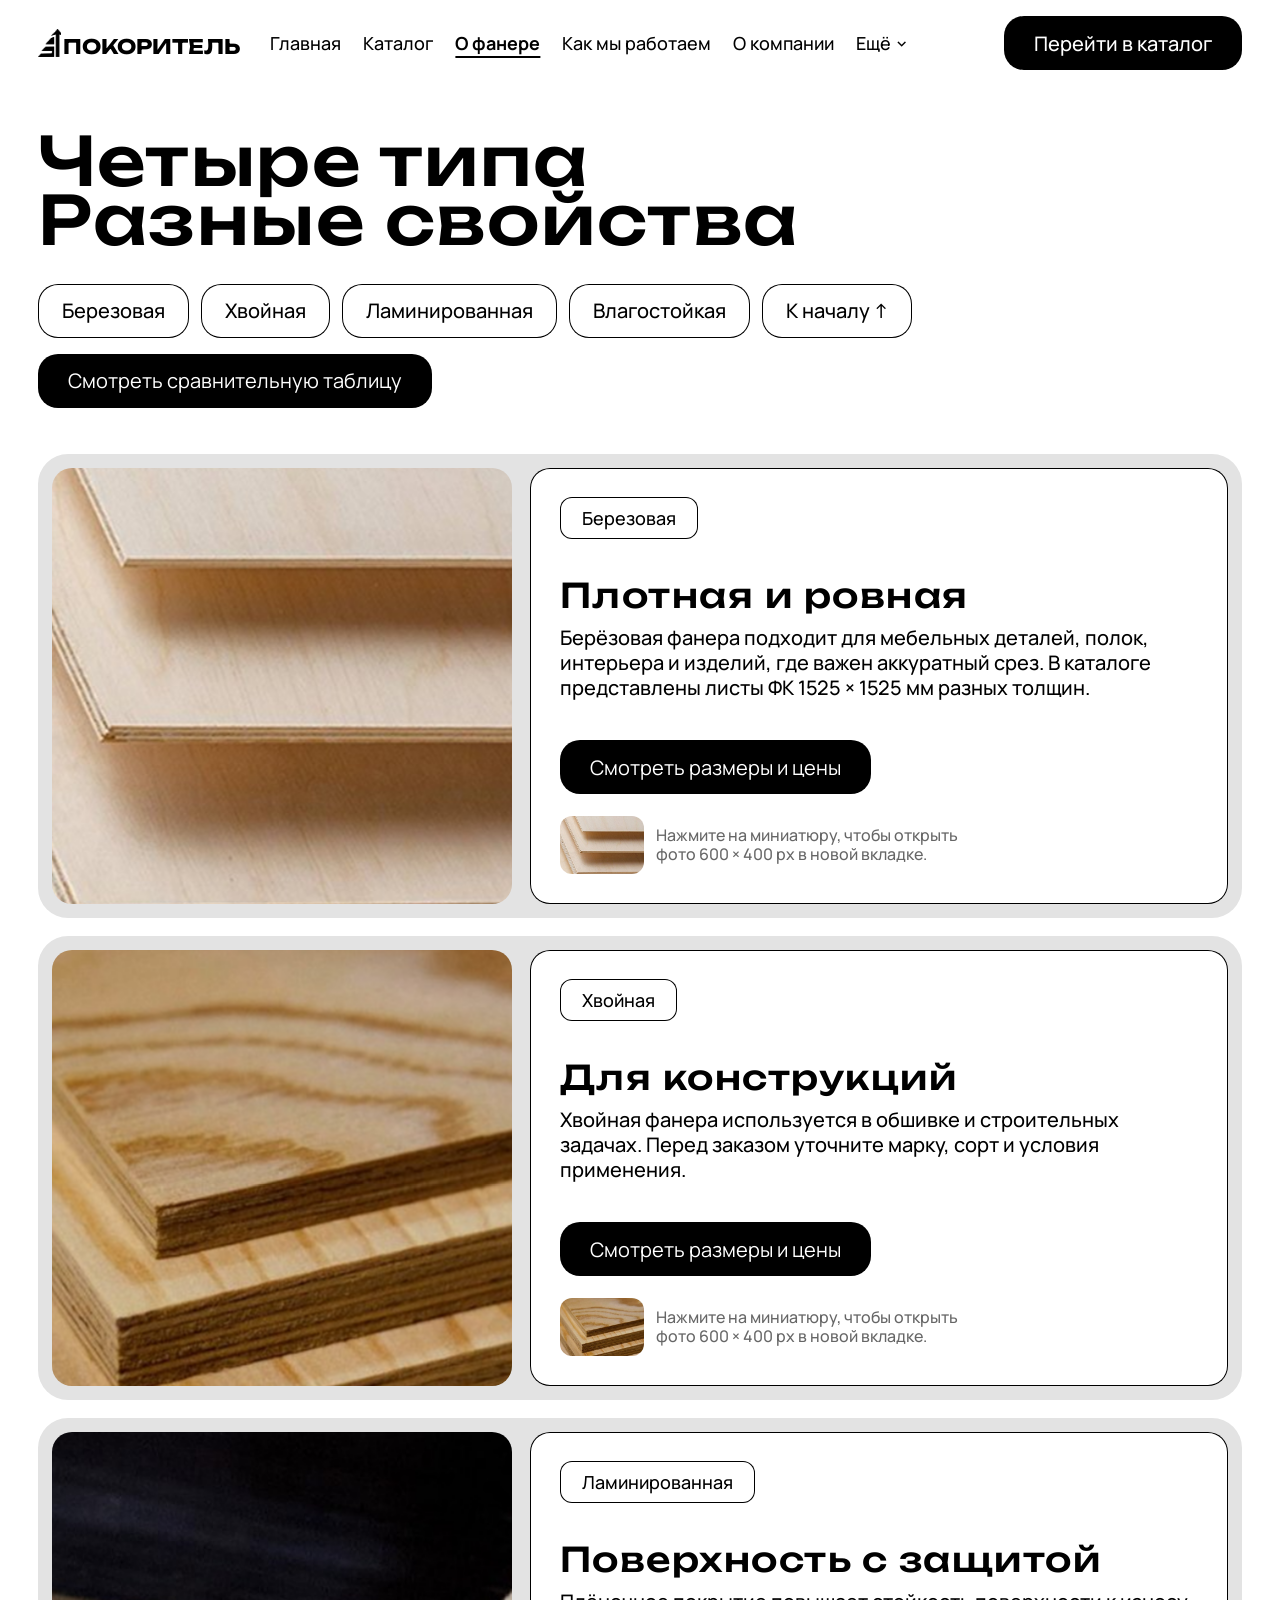
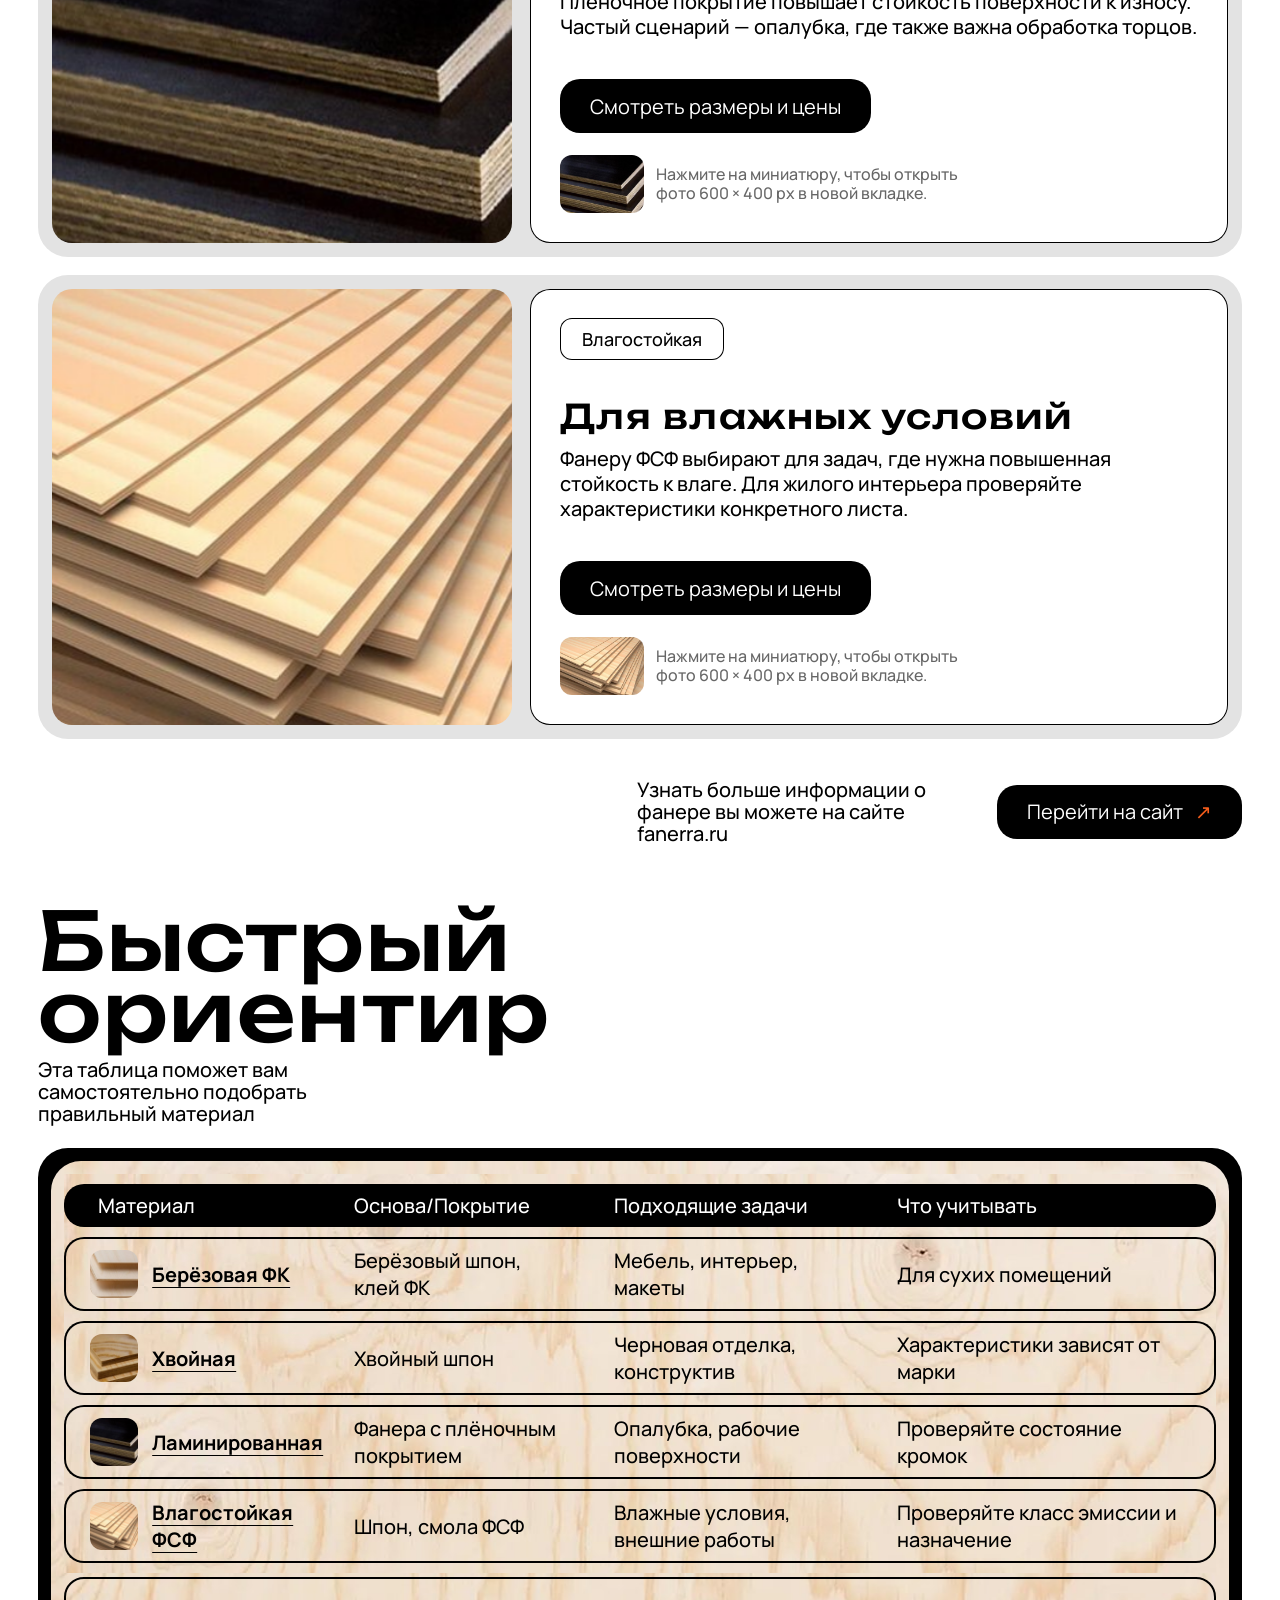
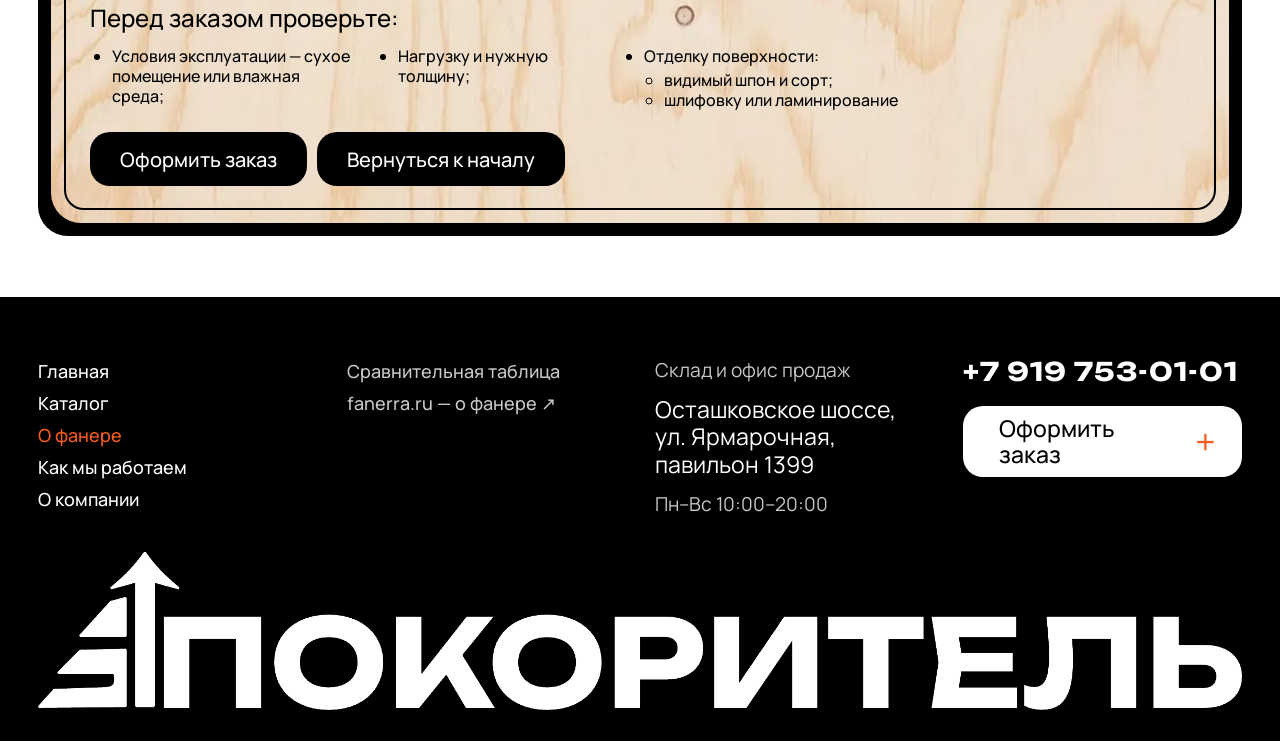
<file: plywood.html>
<!DOCTYPE html>
<html lang="ru">
<head>
<meta charset="utf-8">
<meta name="viewport" content="width=device-width, initial-scale=1">
<title>О фанере — Покоритель</title>
<link rel="preconnect" href="https://fonts.googleapis.com">
<link rel="stylesheet" href="https://fonts.googleapis.com/css2?family=Unbounded:wght@500;700&family=Manrope:wght@400;500;600;700&family=JetBrains+Mono&display=swap">
<link rel="stylesheet" href="css/style.css">
<script>document.documentElement.classList.add("js")</script>
</head>
<body id="top">
<header class="site-header">
  <!-- графическая ссылка на начальную страницу -->
  <a class="logo" href="index.html" target="_self" aria-label="Покоритель — на главную"><img src="assets/mark-black.png" alt="Логотип"><span>ПОКОРИТЕЛЬ</span></a>
  <nav class="main-nav" aria-label="Основное меню">
    <a href="index.html" target="_self">Главная</a>
    <a href="catalog.html" target="_self">Каталог</a>
    <a href="plywood.html" target="_self" aria-current="page">О фанере</a>
    <a href="process.html" target="_self">Как мы работаем</a>
    <a href="about.html" target="_self">О компании</a>
    <div class="more">
      <button class="more-btn" type="button" aria-expanded="false">Ещё<span class="chev">›</span></button>
      <div class="more-menu">
        <a href="plywood.html#table" target="_self"><strong>Сравнительная таблица</strong><span class="menu-note">Закладка на странице «О фанере»</span></a>
        <a href="https://fanerra.ru" target="_blank" rel="noopener"><strong>fanerra.ru — о фанере ↗</strong><span class="menu-note">Внешний сайт, откроется в новом окне</span></a>
      </div>
    </div>
  </nav>
  <div class="spacer"></div>
  <a class="header-phone" href="tel:+79197530101">+7 919 753-01-01</a>
  <a class="btn header-cta" href="catalog.html" target="_self">Перейти в каталог</a>
  <button class="burger" type="button" data-menu aria-label="Меню"><span></span><span></span></button>
</header>
<div class="mobile-menu">
  <div class="top"><span>ПОКОРИТЕЛЬ</span><button class="btn btn-light" type="button" data-menu>Закрыть</button></div>
  <nav aria-label="Мобильное меню">
    <a href="index.html" target="_self">Главная</a>
    <a href="catalog.html" target="_self">Каталог</a>
    <a href="plywood.html" target="_self" aria-current="page">О фанере</a>
    <a href="process.html" target="_self">Как мы работаем</a>
    <a href="about.html" target="_self">О компании</a>
    <a class="small" href="plywood.html#table" target="_self">Сравнительная таблица</a>
    <a class="small" href="https://fanerra.ru" target="_blank" rel="noopener">fanerra.ru — о фанере ↗</a>
    <a class="small menu-phone" href="tel:+79197530101">+7 919 753-01-01</a>
  </nav>
</div>
<main>

<section class="section">
  <h1 class="h-hero" data-reveal>Четыре типа<br>Разные свойства</h1>
  <!-- внутренняя навигация по закладкам -->
  <nav class="bookmarks" aria-label="Закладки" data-reveal>
    <div class="row">
      <a class="btn-o" href="#birch" target="_self">Березовая</a>
      <a class="btn-o" href="#conifer" target="_self">Хвойная</a>
      <a class="btn-o" href="#laminated" target="_self">Ламинированная</a>
      <a class="btn-o" href="#wet" target="_self">Влагостойкая</a>
      <a class="btn-o" href="#top" target="_self">К началу ↑</a>
    </div>
    <a class="btn btn-normal" href="#table" target="_self">Смотреть сравнительную таблицу</a>
  </nav>
  <div class="type-list">
    <article class="type" id="birch" data-reveal>
      <figure class="img">
        <img src="assets/photo/type-birch.jpg" alt="Березовая фанера">
        <figcaption class="sr">Березовая фанера — плотная и ровная</figcaption>
      </figure>
      <div class="body">
        <span class="tag">Березовая</span>
        <h2 class="h-2">Плотная и ровная</h2>
        <p>Берёзовая фанера подходит для мебельных деталей, полок, интерьера и изделий, где важен аккуратный срез. В каталоге представлены листы ФК 1525 × 1525 мм разных толщин.</p>
        <div class="foot">
          <a class="btn btn-normal" href="catalog.html#birch" target="_self">Смотреть размеры и цены</a>
          <a class="thumb" href="assets/photo/type-birch.jpg" target="_blank" rel="noopener">
            <img src="assets/photo/type-birch.jpg" alt="Березовая фанера — миниатюра">
            <span>Нажмите на миниатюру, чтобы открыть фото 600 × 400 px в новой вкладке.</span>
          </a>
        </div>
      </div>
    </article><article class="type" id="conifer" data-reveal>
      <figure class="img">
        <img src="assets/photo/type-conifer.jpg" alt="Хвойная фанера">
        <figcaption class="sr">Хвойная фанера — для конструкций</figcaption>
      </figure>
      <div class="body">
        <span class="tag">Хвойная</span>
        <h2 class="h-2">Для конструкций</h2>
        <p>Хвойная фанера используется в обшивке и строительных задачах. Перед заказом уточните марку, сорт и условия применения.</p>
        <div class="foot">
          <a class="btn btn-normal" href="catalog.html#conifer" target="_self">Смотреть размеры и цены</a>
          <a class="thumb" href="assets/photo/type-conifer.jpg" target="_blank" rel="noopener">
            <img src="assets/photo/type-conifer.jpg" alt="Хвойная фанера — миниатюра">
            <span>Нажмите на миниатюру, чтобы открыть фото 600 × 400 px в новой вкладке.</span>
          </a>
        </div>
      </div>
    </article><article class="type" id="laminated" data-reveal>
      <figure class="img">
        <img src="assets/photo/type-laminated.jpg" alt="Ламинированная фанера">
        <figcaption class="sr">Ламинированная фанера — поверхность с защитой</figcaption>
      </figure>
      <div class="body">
        <span class="tag">Ламинированная</span>
        <h2 class="h-2">Поверхность с защитой</h2>
        <p>Плёночное покрытие повышает стойкость поверхности к износу. Частый сценарий — опалубка, где также важна обработка торцов.</p>
        <div class="foot">
          <a class="btn btn-normal" href="catalog.html#laminated" target="_self">Смотреть размеры и цены</a>
          <a class="thumb" href="assets/photo/type-laminated.jpg" target="_blank" rel="noopener">
            <img src="assets/photo/type-laminated.jpg" alt="Ламинированная фанера — миниатюра">
            <span>Нажмите на миниатюру, чтобы открыть фото 600 × 400 px в новой вкладке.</span>
          </a>
        </div>
      </div>
    </article><article class="type" id="wet" data-reveal>
      <figure class="img">
        <img src="assets/photo/type-wet.jpg" alt="Влагостойкая фанера">
        <figcaption class="sr">Влагостойкая фанера — для влажных условий</figcaption>
      </figure>
      <div class="body">
        <span class="tag">Влагостойкая</span>
        <h2 class="h-2">Для влажных условий</h2>
        <p>Фанеру ФСФ выбирают для задач, где нужна повышенная стойкость к влаге. Для жилого интерьера проверяйте характеристики конкретного листа.</p>
        <div class="foot">
          <a class="btn btn-normal" href="catalog.html#wet" target="_self">Смотреть размеры и цены</a>
          <a class="thumb" href="assets/photo/type-wet.jpg" target="_blank" rel="noopener">
            <img src="assets/photo/type-wet.jpg" alt="Влагостойкая фанера — миниатюра">
            <span>Нажмите на миниатюру, чтобы открыть фото 600 × 400 px в новой вкладке.</span>
          </a>
        </div>
      </div>
    </article>
  </div>
  <div class="ext-more" id="more" data-reveal>
    <p>Узнать больше информации о фанере вы можете на сайте fanerra.ru</p>
    <a class="btn btn-normal" href="https://fanerra.ru" target="_blank" rel="noopener">Перейти на сайт<span class="accent">↗</span></a>
  </div>
</section>

<section id="table" class="section">
  <h2 class="h-hero" data-reveal>Быстрый<br>ориентир</h2>
  <p class="lead table-lead" data-reveal>Эта таблица поможет вам самостоятельно подобрать правильный материал</p>
  <div class="table-frame" data-reveal>
    <div class="table-bg">
      <div class="table-scroll">
        <table class="cmp">
          <thead>
            <tr>
              <th scope="col">Материал</th>
              <th scope="col">Основа/Покрытие</th>
              <th scope="col">Подходящие задачи</th>
              <th scope="col">Что учитывать</th>
            </tr>
          </thead>
          <tbody>
            <tr>
              <th scope="row"><a href="catalog.html#birch" target="_self"><img src="assets/photo/type-birch.jpg" alt="Берёзовая ФК">Берёзовая ФК</a></th>
              <td data-label="Основа/покрытие">Берёзовый шпон, клей ФК</td>
              <td data-label="Подходящие задачи">Мебель, интерьер, макеты</td>
              <td data-label="Что учитывать">Для сухих помещений</td>
            </tr>
            <tr>
              <th scope="row"><a href="catalog.html#conifer" target="_self"><img src="assets/photo/type-conifer.jpg" alt="Хвойная">Хвойная</a></th>
              <td data-label="Основа/покрытие">Хвойный шпон</td>
              <td data-label="Подходящие задачи">Черновая отделка, конструктив</td>
              <td data-label="Что учитывать">Характеристики зависят от марки</td>
            </tr>
            <tr>
              <th scope="row"><a href="catalog.html#laminated" target="_self"><img src="assets/photo/type-laminated.jpg" alt="Ламинированная">Ламинированная</a></th>
              <td data-label="Основа/покрытие">Фанера с плёночным покрытием</td>
              <td data-label="Подходящие задачи">Опалубка, рабочие поверхности</td>
              <td data-label="Что учитывать">Проверяйте состояние кромок</td>
            </tr>
            <tr>
              <th scope="row"><a href="catalog.html#wet" target="_self"><img src="assets/photo/type-wet.jpg" alt="Влагостойкая ФСФ">Влагостойкая ФСФ</a></th>
              <td data-label="Основа/покрытие">Шпон, смола ФСФ</td>
              <td data-label="Подходящие задачи">Влажные условия, внешние работы</td>
              <td data-label="Что учитывать">Проверяйте класс эмиссии и назначение</td>
            </tr>
          </tbody>
        </table>
      </div>
      <div class="checklist" id="checklist">
        <div>
          <strong>Перед заказом проверьте:</strong>
          <ul>
            <li class="check-240">Условия эксплуатации — сухое помещение или влажная среда;</li>
            <li class="check-200">Нагрузку и нужную толщину;</li>
            <li>Отделку поверхности:
              <ul><li>видимый шпон и сорт;</li><li>шлифовку или ламинирование</li></ul>
            </li>
          </ul>
        </div>
        <div class="row buttons-row-wide">
          <a class="btn" href="process.html#order" target="_self">Оформить заказ</a>
          <a class="btn" href="#top" target="_self">Вернуться к началу</a>
        </div>
      </div>
    </div>
  </div>
</section>

</main>
<footer class="site-footer">
  <div class="cols">
    <ul>
      <li><a href="index.html" target="_self">Главная</a></li>
      <li><a href="catalog.html" target="_self">Каталог</a></li>
      <li><a href="plywood.html" target="_self" aria-current="page">О фанере</a></li>
      <li><a href="process.html" target="_self">Как мы работаем</a></li>
      <li><a href="about.html" target="_self">О компании</a></li>
    </ul>
    <ul>
      <li class="fsub"><a href="plywood.html#table" target="_self">Сравнительная таблица</a></li>
      <li class="fsub"><a href="https://fanerra.ru" target="_blank" rel="noopener">fanerra.ru — о фанере ↗</a></li>
    </ul>
    <div class="addr">
      <span class="grey">Склад и офис продаж</span>
      <span class="big-addr">Осташковское шоссе, ул.&nbsp;Ярмарочная, павильон&nbsp;1399</span>
      <span class="grey">Пн–Вс 10:00–20:00</span>
    </div>
    <div class="call">
      <a class="phone" href="tel:+79197530101">+7 919 753-01-01</a>
      <a class="order-btn" href="process.html#order" target="_self">Оформить заказ<span>+</span></a>
    </div>
  </div>
  <a class="wordmark" href="index.html" target="_self" aria-label="Покоритель — на главную"><img src="assets/logo-white.png" alt="ПОКОРИТЕЛЬ"></a>
</footer>
<script src="js/site.js"></script>
<script src="js/motion.js"></script>

</body>
</html>
</file>
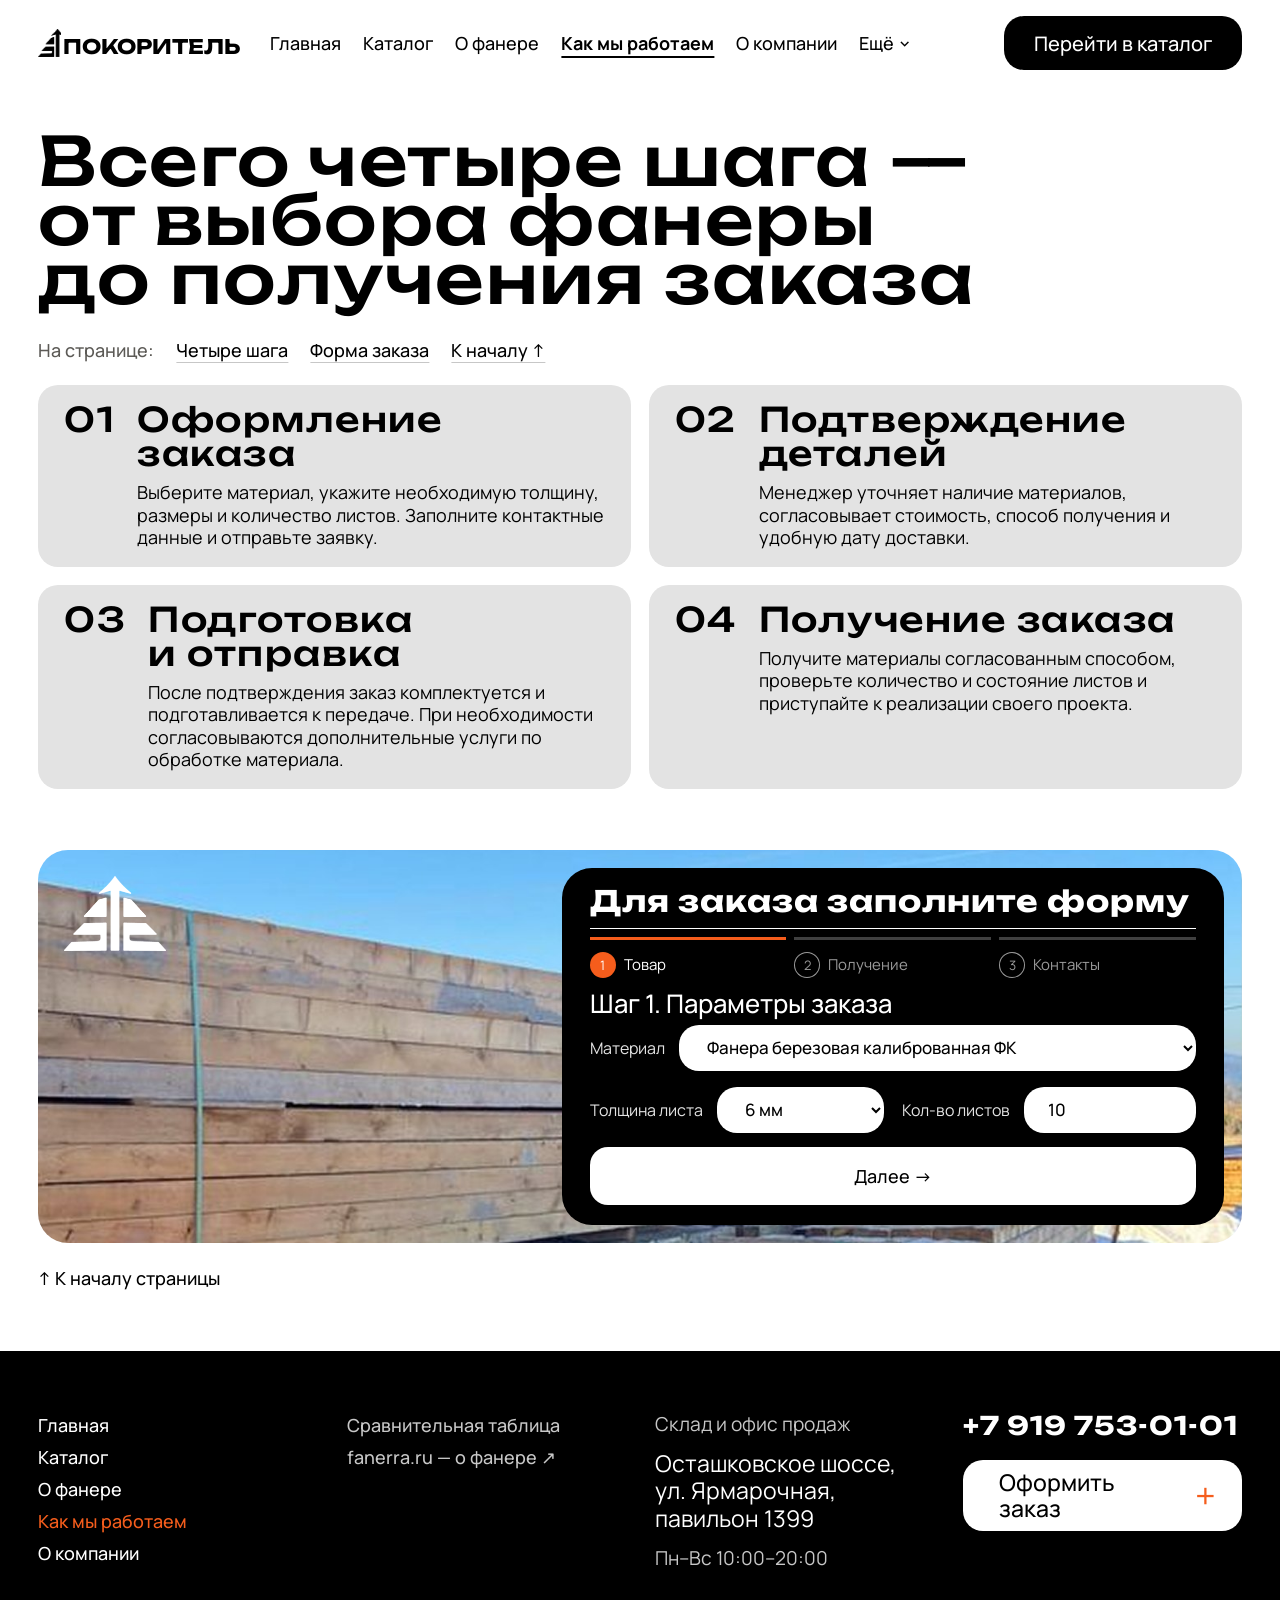
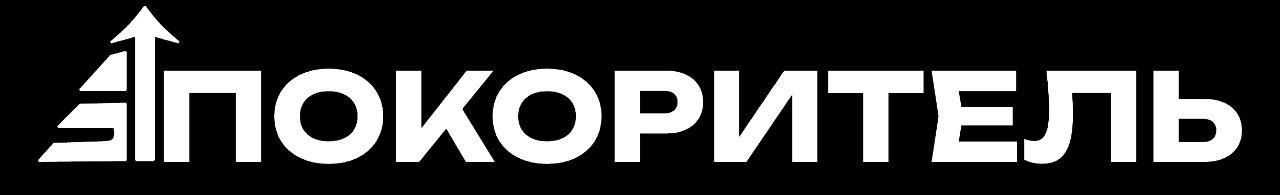
<file: process.html>
<!DOCTYPE html>
<html lang="ru">
<head>
<meta charset="utf-8">
<meta name="viewport" content="width=device-width, initial-scale=1">
<title>Как мы работаем — Покоритель</title>
<link rel="preconnect" href="https://fonts.googleapis.com">
<link rel="stylesheet" href="https://fonts.googleapis.com/css2?family=Unbounded:wght@500;700&family=Manrope:wght@400;500;600;700&family=JetBrains+Mono&display=swap">
<link rel="stylesheet" href="css/style.css">
<script>document.documentElement.classList.add("js")</script>
</head>
<body id="top">
<header class="site-header">
  <!-- графическая ссылка на начальную страницу -->
  <a class="logo" href="index.html" target="_self" aria-label="Покоритель — на главную"><img src="assets/mark-black.png" alt="Логотип"><span>ПОКОРИТЕЛЬ</span></a>
  <nav class="main-nav" aria-label="Основное меню">
    <a href="index.html" target="_self">Главная</a>
    <a href="catalog.html" target="_self">Каталог</a>
    <a href="plywood.html" target="_self">О фанере</a>
    <a href="process.html" target="_self" aria-current="page">Как мы работаем</a>
    <a href="about.html" target="_self">О компании</a>
    <div class="more">
      <button class="more-btn" type="button" aria-expanded="false">Ещё<span class="chev">›</span></button>
      <div class="more-menu">
        <a href="plywood.html#table" target="_self"><strong>Сравнительная таблица</strong><span class="menu-note">Закладка на странице «О фанере»</span></a>
        <a href="https://fanerra.ru" target="_blank" rel="noopener"><strong>fanerra.ru — о фанере ↗</strong><span class="menu-note">Внешний сайт, откроется в новом окне</span></a>
      </div>
    </div>
  </nav>
  <div class="spacer"></div>
  <a class="header-phone" href="tel:+79197530101">+7 919 753-01-01</a>
  <a class="btn header-cta" href="catalog.html" target="_self">Перейти в каталог</a>
  <button class="burger" type="button" data-menu aria-label="Меню"><span></span><span></span></button>
</header>
<div class="mobile-menu">
  <div class="top"><span>ПОКОРИТЕЛЬ</span><button class="btn btn-light" type="button" data-menu>Закрыть</button></div>
  <nav aria-label="Мобильное меню">
    <a href="index.html" target="_self">Главная</a>
    <a href="catalog.html" target="_self">Каталог</a>
    <a href="plywood.html" target="_self">О фанере</a>
    <a href="process.html" target="_self" aria-current="page">Как мы работаем</a>
    <a href="about.html" target="_self">О компании</a>
    <a class="small" href="plywood.html#table" target="_self">Сравнительная таблица</a>
    <a class="small" href="https://fanerra.ru" target="_blank" rel="noopener">fanerra.ru — о фанере ↗</a>
    <a class="small menu-phone" href="tel:+79197530101">+7 919 753-01-01</a>
  </nav>
</div>
<main>

<section class="section">
  <h1 class="h-hero process-title" data-reveal>Всего четыре шага — от выбора фанеры до получения заказа</h1>
  <nav class="page-nav process-nav" aria-label="Разделы страницы" data-reveal>
    <span>На странице:</span>
    <a href="#steps" target="_self">Четыре шага</a>
    <a href="#order" target="_self">Форма заказа</a>
    <a href="#top" target="_self">К началу ↑</a>
  </nav>
  <ol class="steps" id="steps">
    <li data-reveal><span class="n">01</span><h2>Оформление заказа</h2><p>Выберите материал, укажите необходимую толщину, размеры и количество листов. Заполните контактные данные и отправьте заявку.</p></li>
    <li data-reveal><span class="n">02</span><h2>Подтвер&shy;ждение деталей</h2><p>Менеджер уточняет наличие материалов, согласовывает стоимость, способ получения и удобную дату доставки.</p></li>
    <li data-reveal><span class="n">03</span><h2>Подготовка<br>и отправка</h2><p>После подтверждения заказ комплектуется и подготавливается к передаче. При необходимости согласовываются дополнительные услуги по обработке материала.</p></li>
    <li data-reveal><span class="n">04</span><h2>Получение заказа</h2><p>Получите материалы согласованным способом, проверьте количество и состояние листов и приступайте к реализации своего проекта.</p></li>
  </ol>
</section>
<section class="order-sec">
<div class="order" id="order" data-reveal>
  <img class="order-mark" src="assets/mark-white.png" alt="">
  <form class="order-panel" name="plywood_order" action="https://httpbin.org/post" method="post" target="_blank">
    <h2>Для заказа заполните форму</h2>
    <!-- форма разбита на 3 шага, переключает их js/order-form.js -->
    <ol class="form-steps-bar" aria-label="Шаги заказа">
      <li class="is-current"><span>1</span>Товар</li>
      <li><span>2</span>Получение</li>
      <li><span>3</span>Контакты</li>
    </ol>

    <fieldset class="form-step is-current" data-step="1">
      <legend>Шаг 1. Параметры заказа</legend>
      <label class="f">Материал
        <select name="material" required>
          <option value="">Выберите материал</option>
          <option value="birch_fk_calibrated" selected>Фанера березовая калиброванная ФК</option>
          <option value="birch_fk_sanded">Фанера березовая шлифованная ФК</option>
          <option value="birch_fsf">Фанера березовая ФСФ</option>
          <option value="conifer_fsf">Фанера хвойная ФСФ</option>
          <option value="laminated_fof">Фанера ламинированная ФОФ</option>
          <option value="osb3">Плита ОСБ (OSB-3)</option>
          <option value="csp">Цементно-стружечная плита ЦСП</option>
        </select></label>
      <div class="two">
        <label class="f">Толщина листа
          <select name="thickness_mm"><option value="3">3 мм</option><option value="4">4 мм</option><option value="5">5 мм</option><option value="6" selected>6 мм</option><option value="8">8 мм</option><option value="9">9 мм</option><option value="10">10 мм</option><option value="12">12 мм</option><option value="15">15 мм</option><option value="18">18 мм</option><option value="21">21 мм</option><option value="24">24 мм</option></select></label>
        <label class="f">Кол-во листов<input type="number" name="sheets_count" value="10" min="1" max="500" required></label>
      </div>
    </fieldset>

    <fieldset class="form-step" data-step="2">
      <legend>Шаг 2. Получение</legend>
      <div class="f">Способ получения
        <div class="pills">
          <label><input type="radio" name="delivery_method" value="delivery" checked><span>Доставка</span></label>
          <label><input type="radio" name="delivery_method" value="pickup"><span>Самовывоз</span></label>
        </div>
      </div>
      <label class="f">Дата получения<input type="date" name="pickup_date" value="2026-10-21" required></label>
      <label class="f delivery-only">Адрес доставки<input type="text" name="delivery_address" value="Москва, ул. Лесная, д. 5" placeholder="Город, улица, дом"></label>
    </fieldset>

    <fieldset class="form-step" data-step="3">
      <legend>Шаг 3. Информация о вас</legend>
      <div class="two">
        <label class="f">Имя<input type="text" name="first_name" value="Иван" placeholder="Имя" required></label>
        <label class="f">Фамилия<input type="text" name="last_name" value="Петров" placeholder="Фамилия" required></label>
      </div>
      <label class="f">Почта<input type="email" name="email" value="ivan.petrov@example.com" placeholder="Почтовый адрес" required></label>
      <label class="f">Телефон<input type="tel" name="phone" value="+7 900 123-45-67" placeholder="Номер телефона" required></label>
      <p class="form-summary" aria-live="polite"></p>
      <label class="consent"><input type="checkbox" name="consent" value="yes" checked required> Даю согласие на обработку персональных данных</label>
    </fieldset>

    <input type="hidden" name="shop" value="pokoritel">
    <input type="hidden" name="order_source" value="site_order_form">

    <div class="form-step-nav">
      <button class="step-back" type="button" data-step-back>← Назад</button>
      <button class="step-next" type="button" data-step-next>Далее →</button>
      <button class="step-send" type="submit">Отправить заказ</button>
    </div>
  </form>
</div>
<p class="to-top"><a href="#top" target="_self">↑ К началу страницы</a></p>
</section>

</main>
<footer class="site-footer">
  <div class="cols">
    <ul>
      <li><a href="index.html" target="_self">Главная</a></li>
      <li><a href="catalog.html" target="_self">Каталог</a></li>
      <li><a href="plywood.html" target="_self">О фанере</a></li>
      <li><a href="process.html" target="_self" aria-current="page">Как мы работаем</a></li>
      <li><a href="about.html" target="_self">О компании</a></li>
    </ul>
    <ul>
      <li class="fsub"><a href="plywood.html#table" target="_self">Сравнительная таблица</a></li>
      <li class="fsub"><a href="https://fanerra.ru" target="_blank" rel="noopener">fanerra.ru — о фанере ↗</a></li>
    </ul>
    <div class="addr">
      <span class="grey">Склад и офис продаж</span>
      <span class="big-addr">Осташковское шоссе, ул.&nbsp;Ярмарочная, павильон&nbsp;1399</span>
      <span class="grey">Пн–Вс 10:00–20:00</span>
    </div>
    <div class="call">
      <a class="phone" href="tel:+79197530101">+7 919 753-01-01</a>
      <a class="order-btn" href="process.html#order" target="_self">Оформить заказ<span>+</span></a>
    </div>
  </div>
  <a class="wordmark" href="index.html" target="_self" aria-label="Покоритель — на главную"><img src="assets/logo-white.png" alt="ПОКОРИТЕЛЬ"></a>
</footer>
<script src="js/site.js"></script>
<script src="js/motion.js"></script>
<script src="js/order-form.js"></script>
</body>
</html>
</file>
<file: css/style.css>
/*
  Покоритель — магазин фанеры.
  Стили всего сайта, сделаны по моему макету в Figma.
*/
:root {
  --text: #000;
  --text-muted: #5c5a56;
  --line: #e3e3e3;
  --grey: #c7c7c7;
  --accent: #f55d1c;
  --page-padding: clamp(16px, 3vw, 46px);
  --font-title: Unbounded, sans-serif;
  --font-text: Involve, Manrope, sans-serif;
  --light-grey: #e3e3e3;
  --header-height: 86px;
  --screen-height: calc(100svh - var(--header-height));
  --ease: cubic-bezier(0.22, 0.7, 0.2, 1);
  --section-space: clamp(20px, 2.4vw, 32px);
  --grid-gap: clamp(12px, 1.4vw, 20px);
  --title-gap: clamp(16px, 1.8vw, 24px);
  --radius-large: 30px;
  --radius: 20px;
  --radius-small: 12px;
}

html,
body {
  margin: 0;
  background: #fff;
  color: var(--text);
  font-family: var(--font-text);
  -webkit-font-smoothing: antialiased;
}
* {
  box-sizing: border-box;
}
a {
  color: inherit;
  text-decoration: none;
}
a:hover {
  color: var(--accent);
}
img {
  max-width: 100%;
}
:focus-visible {
  outline: 2px solid #000;
  outline-offset: 2px;
  box-shadow: 0 0 0 2px #fff;
}
html {
  scroll-behavior: smooth;
}
section[id],
article[id],
[id] {
  scroll-margin-top: 100px;
}

.display {
  font-family: var(--font-title);
  font-weight: 500;
  letter-spacing: 1.5px;
}
.h-hero {
  margin: 0;
  font-family: var(--font-title);
  font-weight: 500;
  font-size: clamp(44px, 6.35vw, 96px);
  line-height: 0.871;
  letter-spacing: 1.5px;
}
.h-2 {
  margin: 0;
  font-family: var(--font-title);
  font-weight: 500;
  font-size: clamp(28px, 2.65vw, 40px);
  line-height: 0.95;
  letter-spacing: 1.5px;
}
.lead {
  margin: 30px 0;
  max-width: 400px;
  font-size: 20px;
  font-weight: 500;
  line-height: 1.1;
}
.muted {
  color: var(--text-muted);
}
.accent {
  color: var(--accent);
}
.section {
  padding: 60px var(--page-padding) 96px;
}

/* ===== Кнопки ===== */
.btn {
  height: 54px;
  padding: 0 30px;
  border-radius: 20px;
  border: 0;
  background: #000;
  color: #fff;
  display: inline-flex;
  align-items: center;
  justify-content: center;
  gap: 12px;
  font: 500 20px var(--font-text);
  cursor: pointer;
  white-space: nowrap;
}
.btn:hover {
  background: #2a2a2a;
  color: #fff;
}
.btn-o {
  height: 54px;
  padding: 0 24px;
  border-radius: 20px;
  border: 0;
  background: transparent;
  box-shadow: inset 0 0 0 1px #000;
  color: #000;
  display: inline-flex;
  align-items: center;
  gap: 10px;
  font: 500 20px var(--font-text);
  cursor: pointer;
}
.btn-o:hover {
  background: #000;
  color: #fff;
}
.btn-light {
  background: #fff;
  color: #000;
}
.btn-light:hover {
  background: var(--light-grey);
  color: #000;
}
.chip {
  height: 54px;
  padding: 0 16px;
  border-radius: 20px;
  border: 0;
  background: transparent;
  box-shadow: inset 0 0 0 2px #000;
  font: 500 16px var(--font-text);
  cursor: pointer;
}
.chip:hover {
  background: var(--light-grey);
}
.chip.on {
  box-shadow: none;
  background: #000;
  color: #fff;
}
.row {
  display: flex;
  gap: 12px;
  flex-wrap: wrap;
  align-items: center;
}

/* ===== Шапка и меню ===== */
.site-header {
  position: sticky;
  top: 0;
  z-index: 50;
  background: #fff;
  display: flex;
  align-items: center;
  gap: 30px;
  transition: box-shadow 0.3s;
  padding: 16px var(--page-padding);
}
.logo {
  display: flex;
  align-items: flex-end;
  flex-shrink: 0;
  color: #000;
}
.logo:hover {
  color: #000;
  opacity: 0.7;
}
.logo img {
  display: block;
  width: 23px;
  height: auto;
  margin-right: 2px;
}
.logo span {
  font-family: var(--font-title);
  font-weight: 700;
  font-size: 20px;
  line-height: 1;
}
.main-nav {
  display: flex;
  align-items: center;
  gap: 30px;
  flex: 1;
  min-width: 0;
}
.main-nav > a,
.more-btn {
  font-size: 20px;
  font-weight: 500;
  line-height: 1;
  white-space: nowrap;
}
.main-nav a[aria-current="page"],
.more-btn.active {
  font-weight: 700;
  text-decoration: underline;
  text-underline-offset: 6px;
  text-decoration-thickness: 2px;
}
.more {
  position: relative;
}
.more-btn {
  border: 0;
  background: transparent;
  padding: 0;
  cursor: pointer;
  display: flex;
  align-items: center;
  gap: 6px;
  font-family: var(--font-text);
  color: #000;
}
.more-btn:hover {
  color: var(--accent);
}
.more-btn .chev {
  display: inline-block;
  font-size: 18px;
  transform: rotate(90deg);
  transition: transform 0.25s;
}
.more.open .more-btn .chev {
  transform: rotate(270deg);
}
.more-menu {
  display: none;
  position: absolute;
  top: calc(100% + 22px);
  left: -22px;
  min-width: 380px;
  background: #fff;
  border-radius: 20px;
  box-shadow:
    0 18px 50px rgba(0, 0, 0, 0.14),
    inset 0 0 0 1px var(--line);
  padding: 10px;
  flex-direction: column;
  transition:
    opacity 0.25s,
    transform 0.25s var(--ease);
}
.more.open .more-menu {
  display: flex;
}
.more-menu a {
  padding: 14px 16px;
  border-radius: 14px;
  display: flex;
  flex-direction: column;
  gap: 6px;
}
.more-menu a:hover {
  background: var(--light-grey);
  color: #000;
}
.more-menu strong {
  font-size: 20px;
  font-weight: 500;
  line-height: 1.1;
}
.more-menu a[aria-current="page"] strong {
  font-weight: 700;
  text-decoration: underline;
  text-underline-offset: 5px;
}
.more-menu .menu-note {
  font-size: 16px;
  font-weight: 500;
  color: var(--text-muted);
}
.header-phone {
  font-size: 20px;
  font-weight: 500;
  white-space: nowrap;
  flex-shrink: 0;
}
.burger {
  display: none;
  height: 54px;
  width: 54px;
  border-radius: 20px;
  border: 0;
  background: var(--light-grey);
  cursor: pointer;
  flex-direction: column;
  align-items: center;
  justify-content: center;
  gap: 5px;
  flex-shrink: 0;
}
.burger span {
  width: 22px;
  height: 2px;
  background: #000;
}
.mobile-menu {
  display: none;
  position: fixed;
  inset: 0;
  z-index: 70;
  background: #000;
  color: #fff;
  flex-direction: column;
  overflow: auto;
}
.mobile-menu.open {
  display: flex;
}
.mobile-menu .top {
  padding: 16px var(--page-padding);
  display: flex;
  align-items: center;
  gap: 16px;
}
.mobile-menu .top span {
  font-family: var(--font-title);
  font-weight: 700;
  font-size: 20px;
  flex: 1;
}
.mobile-menu nav {
  flex: 1;
  display: flex;
  flex-direction: column;
  gap: 14px;
  padding: 24px clamp(16px, 3vw, 46px) 46px;
}
.mobile-menu nav a {
  font-family: var(--font-title);
  font-weight: 500;
  font-size: clamp(28px, 6vw, 56px);
  line-height: 1;
  letter-spacing: 1.5px;
}
.mobile-menu nav a[aria-current="page"] {
  color: var(--accent);
}
.mobile-menu nav a.small {
  font-family: var(--font-text);
  font-size: 20px;
  letter-spacing: 0;
  color: var(--grey);
}

@media (max-width: 1279px) {
  .main-nav {
    display: none;
  }
  .burger {
    display: flex;
  }
  .site-header .spacer {
    flex: 1;
  }
}
@media (min-width: 1280px) {
  .site-header .spacer {
    display: none;
  }
}
@media (max-width: 759px) {
  .header-phone,
  .header-cta {
    display: none;
  }
}

/* ===== Главная ===== */
.hero {
  position: relative;
  height: auto;
  min-height: 0;
  padding: 30px 12px 0;
}
.hero-box {
  position: relative;
  border-radius: 30px;
  overflow: hidden;
  height: clamp(560px, 53.5vw, 808px);
  background: #4ea8fa url(../assets/photo/hero.jpg) right center / cover no-repeat;
}
.hero-box::after {
  content: "";
  position: absolute;
  inset: 0;
  background: linear-gradient(180deg, rgba(0, 0, 0, 0) 54.64%, #000 222.86%);
  pointer-events: none;
  display: none;
}
.hero-card {
  position: absolute;
  z-index: 1;
  right: 20px;
  bottom: 14px;
  width: min(647px, calc(100% - 662px));
  border-radius: 20px;
  background: var(--light-grey);
  padding: 30px 30px 34px;
  display: flex;
  flex-direction: column;
  gap: 16px;
  transition: box-shadow 0.3s;
}
.hero-card:hover {
  color: #000;
  box-shadow: 0 18px 40px rgba(0, 0, 0, 0.18);
}
.hero-card .t {
  font-family: var(--font-title);
  font-weight: 500;
  font-size: clamp(28px, 2.6vw, 40px);
  line-height: 1;
  letter-spacing: 1.5px;
}
.hero-card .s {
  font-size: 20px;
  font-weight: 500;
  line-height: 1.35;
  color: var(--text-muted);
}
.hero-text {
  position: absolute;
  z-index: 1;
  left: 0;
  bottom: 0;
  background: #fff;
  display: flex;
  flex-direction: column;
  align-items: flex-start;
  width: min(613px, calc(100% - 30px));
  padding: 36px 30px 50px 36px;
  gap: 0;
  justify-content: flex-end;
  height: auto;
  min-height: 52%;
  border-top-right-radius: var(--radius-large);
}
.hero-text::before,
.hero-text::after {
  content: "";
  position: absolute;
  width: 30px;
  height: 30px;
  background: radial-gradient(circle at 100% 0, transparent 29.5px, #fff 30px);
}
.hero-text::before {
  left: 0;
  top: -30px;
}
.hero-text::after {
  right: -30px;
  bottom: 0;
}
.hero-text h1 {
  margin: 0;
  font-family: var(--font-title);
  font-weight: 500;
  line-height: 0.871;
  letter-spacing: 1.5px;
  margin-bottom: 18px;
  white-space: nowrap;
  font-size: clamp(40px, 5.6vw, 84px);
}
.hero-text p {
  margin: 0;
  line-height: 1.05;
  margin-bottom: 28px;
  max-width: 340px;
  font-size: clamp(16px, 1.3vw, 20px);
}
.down {
  margin-top: -13px;
  width: 54px;
  height: 54px;
  border-radius: 20px;
  box-shadow: inset 0 0 0 1px #000;
  display: flex;
  align-items: center;
  justify-content: center;
  font-size: 22px;
}
.down:hover {
  background: #000;
  color: #fff;
}
@media (max-width: 999px) {
  .hero-card {
    display: none;
  }
}

.pill-title {
  margin: 0 0 22px;
  height: 54px;
  padding: 0 30px;
  border-radius: 20px;
  background: #000;
  color: #fff;
  display: flex;
  align-items: center;
  justify-content: center;
  width: min(682px, 100%);
  font-size: 20px;
  font-weight: 500;
}
.why-grid {
  display: grid;
  grid-template-columns: minmax(0, 682fr) minmax(0, 733fr);
  gap: 20px;
  align-items: stretch;
}
.stats {
  display: grid;
  grid-template-columns: repeat(2, minmax(0, 1fr));
  gap: 20px;
  flex: 1;
}
.stat {
  border-radius: 20px;
  background: var(--light-grey);
  display: flex;
  flex-direction: column;
  gap: 16px;
}
.stat strong {
  font-family: var(--font-title);
  font-weight: 500;
  letter-spacing: 1.5px;
}
.stat span {
  font-size: clamp(14px, 1.3vw, 20px);
  font-weight: 500;
  line-height: 1.3;
  color: var(--text-muted);
}
.photo-card {
  position: relative;
  margin: 0;
  min-height: 0;
  background: none;
  border-radius: 20px;
  overflow: hidden;
}
.photo-card .btn {
  position: absolute;
  left: 22px;
  bottom: 22px;
}
.team-strip {
  border-radius: 20px;
  background: var(--light-grey);
  display: grid;
  grid-template-columns: repeat(auto-fit, minmax(min(100%, 420px), 1fr));
  gap: 30px;
  margin-top: 20px;
  padding: 26px 34px 14px;
  align-items: end;
}
.team-strip h3 {
  margin: 0 0 30px;
  font-family: var(--font-title);
  font-weight: 500;
  letter-spacing: 1.5px;
  margin-bottom: 40px;
  line-height: 1;
  max-width: none;
  font-size: clamp(22px, 2.4vw, 36px);
}
.faces {
  display: flex;
  flex-wrap: wrap;
  gap: 6px;
}
.faces img {
  object-fit: cover;
  background: var(--grey);
  width: clamp(60px, 5.6vw, 85px);
  aspect-ratio: 85 / 101;
  border-radius: 0;
  object-position: top;
  transition: transform 0.3s var(--ease);
}
.team-strip .btn {
  justify-self: end;
}

.cat-section {
  background: #fff;
  padding: 96px var(--page-padding) 40px;
}
.cat-head {
  display: flex;
  justify-content: space-between;
  gap: 22px;
  flex-wrap: wrap;
  align-items: flex-end;
  margin-bottom: 40px;
}
.counter {
  font-family: var(--font-title);
  font-weight: 500;
  font-size: 20px;
  letter-spacing: 1px;
  margin-right: 6px;
}
.arrow {
  width: 54px;
  height: 54px;
  border-radius: 20px;
  border: 0;
  font-size: 22px;
  cursor: pointer;
  background: transparent;
  box-shadow: inset 0 0 0 1px #000;
}
.arrow:hover {
  background: #000;
  color: #fff;
}
.arrow.dark {
  background: #000;
  color: #fff;
  box-shadow: none;
}
.carousel {
  display: grid;
  grid-auto-flow: column;
  gap: 22px;
  overflow-x: auto;
  scroll-snap-type: x mandatory;
  scrollbar-width: none;
  grid-auto-columns: max(260px, calc((100% - 44px) / 3.15));
}
.carousel::-webkit-scrollbar {
  display: none;
}
.product {
  scroll-snap-align: start;
  display: flex;
  flex-direction: column;
  margin: 0;
  gap: 14px;
}
.product .pic {
  position: relative;
  display: block;
  aspect-ratio: 360/432;
  border-radius: 20px;
  background: #fff center/cover no-repeat;
  transition:
    transform 0.5s var(--ease),
    box-shadow 0.5s var(--ease);
}
.product .sort {
  position: absolute;
  left: 20px;
  top: 20px;
  padding: 6px 10px;
  border-radius: 4px;
  background: #fff;
  font-size: 16px;
  font-weight: 700;
  color: var(--accent);
}
.product h3 {
  margin: 0;
  font-family: var(--font-title);
  font-size: clamp(20px, 1.7vw, 26px);
  font-weight: 500;
  line-height: 1.15;
  letter-spacing: 0.5px;
}
.product .size {
  font-size: 20px;
  font-weight: 400;
  color: #000;
}
.product .price {
  font-family: var(--font-title);
  font-weight: 500;
  letter-spacing: 1px;
  font-size: clamp(20px, 1.9vw, 28px);
}
.product .btn {
  height: 68px;
  font-size: 22px;
}

.faq-title {
  margin: 0 0 46px;
  display: flex;
  justify-content: space-between;
  align-items: baseline;
  gap: 22px;
  flex-wrap: wrap;
  font-family: var(--font-title);
  font-weight: 500;
  font-size: clamp(40px, 6vw, 96px);
  line-height: 0.87;
  letter-spacing: 1.5px;
}
.faq {
  display: flex;
  flex-direction: column;
  gap: 20px;
}
.faq-item {
  border-radius: 20px;
  background: var(--light-grey);
  overflow: hidden;
  transition: background-color 0.3s;
}
.faq-item button {
  width: 100%;
  border: 0;
  background: transparent;
  cursor: pointer;
  padding: clamp(22px, 2vw, 30px) clamp(22px, 2.4vw, 36px);
  display: flex;
  justify-content: space-between;
  align-items: center;
  gap: 22px;
  text-align: left;
  color: #000;
}
.faq-item .q {
  font-family: var(--font-title);
  font-weight: 500;
  line-height: 1.05;
  letter-spacing: 0.5px;
  max-width: 900px;
  font-size: clamp(22px, 2.65vw, 40px);
}
.faq-item .sign {
  font-family: var(--font-title);
  font-weight: 500;
  font-size: clamp(40px, 4vw, 62px);
  line-height: 1;
  color: var(--accent);
  flex-shrink: 0;
  display: inline-block;
  transition: transform 0.35s var(--ease);
}
.faq-item.open .sign {
  color: #000;
  transform: rotate(180deg);
}
.faq-item .a {
  display: none;
  margin: 0;
  padding: 0 clamp(22px, 2.4vw, 36px) clamp(22px, 2vw, 30px);
  max-width: 900px;
  font-size: 20px;
  font-weight: 500;
  line-height: 1.45;
  color: var(--text-muted);
}
.faq-item.open .a {
  display: block;
  animation: faqIn 0.45s var(--ease);
}

.map {
  position: relative;
  border-radius: 20px;
  overflow: hidden;
  min-height: clamp(360px, 49.6vw, 750px);
  background: var(--light-grey);
}
.map .tag {
  position: absolute;
  right: 22px;
  top: 22px;
  font-family: "JetBrains Mono", monospace;
  font-size: 14px;
  color: var(--text-muted);
  background: var(--light-grey);
  padding: 8px 12px;
  border-radius: 4px;
}
.map .card {
  position: absolute;
  left: clamp(12px, 1.6vw, 22px);
  bottom: clamp(12px, 1.6vw, 22px);
  width: min(640px, calc(100% - 24px));
  border-radius: 20px;
  background: #000;
  color: #fff;
  padding: clamp(24px, 2.6vw, 40px);
  display: flex;
  flex-direction: column;
  gap: 30px;
}
.map h2 {
  margin: 0;
  font-family: var(--font-title);
  font-weight: 500;
  font-size: clamp(40px, 5vw, 80px);
  line-height: 0.87;
  letter-spacing: 1.5px;
}
.map .addr {
  margin: 0;
  font-family: var(--font-title);
  font-weight: 500;
  font-size: clamp(20px, 2vw, 30px);
  line-height: 1.1;
  letter-spacing: 0.5px;
}

/* ===== Формы на чёрном фоне ===== */
.form-wrap {
  position: relative;
  overflow: hidden;
  padding: clamp(16px, 2vw, 30px);
  display: grid;
  gap: 22px;
  background: #5ea9ef url(../assets/photo/order.jpg) left top / auto 100% no-repeat;
  grid-template-columns: 1fr minmax(0, 662px);
  border-radius: 20px;
}
.form-side {
  color: #fff;
  padding: clamp(10px, 2vw, 30px);
  display: flex;
  flex-direction: column;
  gap: 22px;
}
.form-side img {
  filter: invert(1);
  width: 140px;
}
.form-side h2 {
  margin: 0;
  font-family: var(--font-title);
  font-weight: 500;
  font-size: clamp(36px, 4.5vw, 72px);
  line-height: 0.9;
  letter-spacing: 1.5px;
}
.form-side p {
  margin: 0;
  max-width: 420px;
  font-size: 20px;
  font-weight: 500;
  line-height: 1.25;
}
.dark-form {
  background: #000;
  color: #fff;
  border-radius: 20px;
  padding: clamp(24px, 2.4vw, 36px);
  display: flex;
  flex-direction: column;
  gap: 12px;
}
.dark-form h2 {
  margin: 0 0 10px;
  font-family: var(--font-title);
  font-weight: 500;
  line-height: 1;
  padding-bottom: 22px;
  border-bottom: 1px solid #fff;
  font-size: clamp(26px, 2.65vw, 40px);
}
.dark-form input[type="text"],
.dark-form input[type="tel"],
.dark-form input[type="email"],
.dark-form input[type="number"],
.dark-form input[type="password"],
.dark-form input[type="date"],
.dark-form select,
.dark-form textarea {
  height: 64px;
  border-radius: 20px;
  border: 0;
  padding: 0 18px;
  font: 400 20px var(--font-text);
  min-width: 0;
  width: 100%;
  background: #fff;
  color: #000;
}
.dark-form textarea {
  height: auto;
  padding: 16px 18px;
  resize: vertical;
}
.dark-form .lbl {
  display: flex;
  align-items: center;
  gap: 12px;
  background: #fff;
  color: #3a3a3a;
  border-radius: 20px;
  padding: 0 0 0 18px;
  font-size: 20px;
}
.dark-form .lbl input {
  flex: 1;
  height: 62px;
  background: transparent;
  padding-left: 0;
}
.dark-form fieldset {
  border: 1px solid #5c5a56;
  border-radius: 20px;
  padding: 14px 18px;
  margin: 0;
  display: flex;
  gap: 10px 22px;
  flex-wrap: wrap;
  font-size: 18px;
}
.dark-form legend {
  padding: 0 8px;
  color: var(--grey);
  font-size: 16px;
}
.dark-form fieldset label {
  display: flex;
  align-items: center;
  gap: 8px;
  cursor: pointer;
}
.dark-form input[type="radio"],
.dark-form input[type="checkbox"] {
  width: 20px;
  height: 20px;
  accent-color: var(--accent);
}
.dark-form .hint {
  font-size: 14px;
  color: var(--grey);
  margin: 0;
}
.dark-form .actions {
  display: flex;
  gap: 10px;
  flex-wrap: wrap;
  margin-top: 6px;
}
.dark-form .btn {
  background: #fff;
  color: #000;
}
.dark-form .btn:hover {
  background: var(--light-grey);
  color: #000;
}
.dark-form .btn-o {
  box-shadow: inset 0 0 0 1px #fff;
  color: #fff;
}
.dark-form .btn-o:hover {
  background: #fff;
  color: #000;
}
@media (max-width: 560px) {
  .dark-form .two {
    grid-template-columns: 1fr;
  }
}

/* ===== Каталог ===== */
.filters {
  display: flex;
  gap: 12px;
  flex-wrap: wrap;
  margin: 46px 0;
}
.filters a {
  height: 54px;
  padding: 0 30px;
  border-radius: 20px;
  box-shadow: inset 0 0 0 1px #000;
  display: flex;
  align-items: center;
  gap: 10px;
  font-size: 20px;
  font-weight: 500;
}
.filters a:hover {
  background: var(--light-grey);
  color: #000;
}
.filters a span {
  font-size: 16px;
  color: var(--text-muted);
}
.filters a.on {
  background: #000;
  color: #fff;
  box-shadow: none;
}
.filters a.on span {
  color: var(--accent);
}
.cat-grid {
  display: grid;
  grid-template-columns: repeat(auto-fill, minmax(min(100%, 320px), 1fr));
  gap: 60px 22px;
  column-gap: var(--grid-gap);
  row-gap: calc(var(--grid-gap) * 2) !important;
}
.cat-grid .product .pic {
  aspect-ratio: 458/551;
  background-color: var(--light-grey);
}
.cat-grid .product h2 {
  margin: 0;
  font-size: 24px;
  font-weight: 700;
  line-height: 1.1;
  max-width: 300px;
}
.cat-grid figcaption {
  display: flex;
  flex-direction: column;
  gap: 16px;
  flex: 1;
}
.cat-grid .head {
  display: flex;
  justify-content: space-between;
  align-items: flex-start;
  gap: 16px;
}
.cat-grid .price {
  margin-top: auto;
}
.cat-grid .product .btn {
  height: 54px;
  font-size: 20px;
}
.banner {
  margin-top: 96px;
  border-radius: 20px;
  background: var(--light-grey);
  padding: clamp(22px, 2.4vw, 36px);
  display: flex;
  justify-content: space-between;
  align-items: center;
  gap: 22px;
  flex-wrap: wrap;
}
.banner p {
  margin: 0;
  font-family: var(--font-title);
  font-weight: 500;
  font-size: clamp(24px, 2.65vw, 40px);
  line-height: 1;
  letter-spacing: 1.5px;
  max-width: 760px;
}

/* ===== О фанере ===== */
.bookmarks {
  margin: 34px 0 46px;
  display: flex;
  justify-content: space-between;
  gap: 16px;
  flex-wrap: wrap;
}
.type-list {
  display: flex;
  flex-direction: column;
  gap: 14px;
}
.type {
  background: var(--light-grey);
  display: grid;
  border-radius: 30px;
  padding: 14px;
  gap: 18px;
  grid-template-columns: minmax(0, 551fr) minmax(0, 836fr);
}
.type .img {
  margin: 0;
  min-height: 0;
  border-radius: 20px;
  overflow: hidden;
  background: none;
}
.type .body {
  border-radius: 30px;
  background: #fff;
  box-shadow: inset 0 0 0 1px #000;
  padding: clamp(22px, 2.3vw, 34px);
  display: flex;
  flex-direction: column;
  align-items: flex-start;
  gap: 14px;
}
.type .tag {
  height: 42px;
  padding: 0 22px;
  border-radius: 14px;
  box-shadow: inset 0 0 0 1px #000;
  display: flex;
  align-items: center;
  font-size: 18px;
  font-weight: 500;
}
.type h2 {
  margin-top: 26px;
}
.type p {
  margin: 0;
  max-width: 640px;
  font-size: 20px;
  font-weight: 500;
  line-height: 1.25;
}
.type .foot {
  width: 100%;
  display: flex;
  align-items: center;
  gap: 22px;
  flex-wrap: wrap;
  margin-top: 26px;
  justify-content: flex-start;
}
.thumb {
  display: flex;
  align-items: center;
  gap: 12px;
  max-width: 420px;
}
.thumb:hover {
  color: #000;
  opacity: 0.75;
}
.thumb img {
  width: 84px;
  height: 58px;
  border-radius: 20px;
  object-fit: cover;
  flex-shrink: 0;
}
.thumb span {
  font-size: 16px;
  font-weight: 500;
  line-height: 1.2;
  color: rgba(0, 0, 0, 0.6);
}
.ext-more {
  display: flex;
  justify-content: flex-end;
  align-items: center;
  gap: 30px;
  flex-wrap: wrap;
  margin: 40px 0 0;
}
.ext-more p {
  margin: 0;
  max-width: 330px;
  font-size: 20px;
  font-weight: 500;
  line-height: 1.1;
}

.table-frame {
  border-radius: 30px;
  background: #000;
  padding: 13px;
}
.table-bg {
  border-radius: 24px;
  padding: clamp(8px, 1vw, 14px);
  background: #f4e5cf url(../assets/table-birch.jpg) center/cover no-repeat;
}
.table-scroll {
  overflow-x: auto;
}
table.cmp {
  /* фон таблицы задан стилем, а не атрибутом background */
  background-image: url(../assets/table-birch.jpg);
  width: 100%;
  min-width: 900px;
  border-collapse: separate;
  border-spacing: 0 10px;
  font-size: 20px;
  text-align: left;
}
table.cmp thead th {
  background: #000;
  color: #fff;
  font-weight: 500;
  padding: 24px 22px;
}
table.cmp thead th:first-child {
  padding-left: 34px;
  border-radius: 20px 0 0 20px;
}
table.cmp thead th:last-child {
  padding-right: 34px;
  border-radius: 0 20px 20px 0;
}
table.cmp tbody th,
table.cmp td {
  padding: 18px 22px;
  border-top: 2px solid #000;
  border-bottom: 2px solid #000;
  font-weight: 500;
  background: transparent;
}
table.cmp tbody th {
  border-left: 2px solid #000;
  border-radius: 20px 0 0 20px;
  font-weight: 700;
  padding-left: 24px;
}
table.cmp td:last-child {
  border-right: 2px solid #000;
  border-radius: 0 20px 20px 0;
  padding-right: 34px;
}
table.cmp tbody th a {
  display: flex;
  align-items: center;
  gap: 14px;
  text-decoration: underline;
  text-underline-offset: 5px;
  text-decoration-thickness: 1px;
}
table.cmp tbody th img {
  width: 48px;
  height: 48px;
  border-radius: 12px;
  object-fit: cover;
  flex-shrink: 0;
}
.checklist {
  margin-top: 4px;
  border: 2px solid #000;
  border-radius: 20px;
  padding: 22px 24px;
  display: flex;
  justify-content: space-between;
  align-items: flex-end;
  gap: 22px;
  flex-wrap: wrap;
  background: transparent;
}
.checklist strong {
  display: block;
  font-size: 24px;
  font-weight: 500;
  margin-bottom: 12px;
}
.checklist > div > ul {
  margin: 0;
  padding-left: 22px;
  display: flex;
  gap: 10px 46px;
  flex-wrap: wrap;
  font-size: 16px;
  font-weight: 500;
  line-height: 1.25;
}
.checklist ul ul {
  margin: 4px 0 0;
  padding-left: 20px;
  list-style: circle;
  display: block;
}

/* ===== Как мы работаем ===== */
.steps {
  margin: 0;
  padding: 0;
  list-style: none;
  display: grid;
  counter-reset: step;
  grid-template-columns: repeat(auto-fit, minmax(min(100%, 560px), 1fr));
  gap: 14px;
}
.steps li {
  border-radius: 20px;
  background: var(--light-grey);
  padding: clamp(22px, 2.2vw, 32px);
  display: grid;
  grid-template-columns: auto 1fr;
  min-height: 245px;
  align-content: start;
  gap: 18px 26px;
}
.steps .n,
.steps h2 {
  font-family: var(--font-title);
  font-weight: 500;
  font-size: clamp(28px, 2.65vw, 40px);
  line-height: 1;
  letter-spacing: 1.5px;
  margin: 0;
}
.steps .n {
  color: #000;
}
.steps p {
  grid-column: 2;
  margin: 0;
  max-width: 560px;
  line-height: 1.25;
  font-size: 18px;
  font-weight: 400;
}

/* ===== О компании ===== */
.brand {
  align-items: flex-end;
  margin: 0;
  display: block;
}
.brand img {
  flex-shrink: 0;
  display: block;
  filter: none;
  width: 100%;
  height: auto;
}
.brand h1 {
  margin: 0 0 0 clamp(6px, 1vw, 14px);
  font-family: var(--font-title);
  font-weight: 700;
  line-height: 1;
  white-space: nowrap;
  font-size: clamp(26px, 8.6vw, 140px);
}
.about-lead {
  font-size: 20px;
  line-height: 1.2;
  margin: 22px clamp(4px, 2.4vw, 24px) 26px auto;
  max-width: 460px;
  font-weight: 400;
  margin-right: 0;
  margin-top: var(--title-gap);
  margin-bottom: var(--title-gap);
}
.about-banner {
  position: relative;
  height: clamp(300px, 33.8vw, 511px);
  border-radius: 20px;
  overflow: hidden;
  background: var(--grey) url(../assets/photo/about-banner.jpg) center/cover no-repeat;
  margin: 0;
}
.about-banner::after {
  content: "";
  position: absolute;
  inset: 0;
  background: linear-gradient(180deg, rgba(0, 0, 0, 0) 0%, #000 159.64%);
  display: none;
}
.about-banner img {
  z-index: 1;
  left: 50%;
  top: 50%;
  filter: invert(1);
  position: static;
  transform: none;
  width: 100%;
  height: 100%;
  object-fit: cover;
  display: block;
}
.paras {
  display: grid;
  grid-template-columns: repeat(auto-fit, minmax(min(100%, 300px), 1fr));
  gap: 22px 60px;
}
.paras p {
  margin: 0;
  grid-template-columns: 56px 1fr;
  gap: 16px;
  font-size: 20px;
  line-height: 1.3;
  display: block;
  border-top: 0;
  padding-top: 0;
  font-weight: 400;
}
.paras p span:first-child {
  font-family: var(--font-title);
  color: var(--accent);
}
.team {
  display: grid;
  grid-template-columns: repeat(auto-fill, minmax(min(100%, 200px), 1fr));
  gap: 30px 20px;
  column-gap: var(--grid-gap);
  row-gap: var(--grid-gap) !important;
}
.team figure {
  margin: 0;
  display: flex;
  flex-direction: column;
  gap: 16px;
}
.team .ph {
  position: relative;
  aspect-ratio: 274/325;
  background: var(--light-grey);
  border-radius: 14px;
  overflow: hidden;
}
.team .ph img {
  width: 100%;
  height: 100%;
  object-fit: cover;
  display: block;
}
.team .role {
  position: absolute;
  left: 11px;
  right: 11px;
  bottom: 9px;
  height: 32px;
  border-radius: 12px;
  background: #fff;
  display: flex;
  align-items: center;
  justify-content: center;
  font-size: 16px;
}
.team figcaption {
  font-family: var(--font-title);
  font-weight: 500;
  letter-spacing: 1.5px;
  font-size: clamp(20px, 1.7vw, 26px);
  line-height: 0.9;
}
.promo {
  border-radius: 30px;
  background: #000;
  padding: 13px;
  display: grid;
  grid-template-columns: repeat(auto-fit, minmax(min(100%, 420px), 1fr));
  gap: 18px;
}
.promo .img {
  min-height: 378px;
  border-radius: 20px;
  background: url(../assets/photo/promo.jpg) center/cover no-repeat;
}
.promo .body {
  border-radius: 30px;
  background: #fff;
  padding: clamp(24px, 2.3vw, 34px);
  display: flex;
  flex-direction: column;
  align-items: flex-start;
  gap: 22px;
}
.promo p {
  margin: 0;
  max-width: 470px;
  font-size: 20px;
  font-weight: 500;
  line-height: 1.25;
}
.promo .btn {
  margin-top: auto;
}

/* ===== Учебные задания ===== */
.task-list {
  margin: 0;
  padding: 0;
  list-style: none;
  display: grid;
  grid-template-columns: repeat(auto-fill, minmax(min(100%, 300px), 1fr));
  gap: 60px 40px;
  max-width: 1340px;
}
.task-list li {
  display: flex;
  flex-direction: column;
  align-items: flex-start;
  border-top: 0;
  padding-top: 0;
  gap: 6px;
}
.task-list .t {
  font-size: 20px;
  line-height: 1.15;
  font-weight: 500;
}
.task-list .d {
  line-height: 1.25;
  font-size: 14px;
  font-weight: 400;
  color: #000;
}
.task-list .btn {
  width: 100%;
  max-width: 380px;
  justify-content: center;
  margin-top: 8px;
}
.task-list .btn span {
  color: var(--accent);
}
.task-nav a {
  font-weight: 400;
}
.task-card {
  background: var(--light-grey);
  display: grid;
  gap: 18px;
  border-radius: 30px;
  padding: 12px;
  grid-template-columns: minmax(0, 551fr) minmax(0, 848fr);
}
.task-card .img {
  min-height: 284px;
  border-radius: 20px;
  background: var(--grey) center/cover no-repeat;
}
.task-card .body {
  border-radius: 30px;
  background: #fff;
  box-shadow: inset 0 0 0 1px #000;
  padding: clamp(24px, 2vw, 30px);
  display: flex;
  flex-direction: column;
  align-items: flex-start;
  justify-content: flex-start;
  gap: 34px;
}
.task-card h2 {
  margin-top: 20px;
  max-width: 700px;
}

/* ===== Паспорт (задания 13 и 14) ===== */
.back {
  display: inline-flex;
  align-items: center;
  gap: 10px;
  font-size: 20px;
  font-weight: 500;
  margin-bottom: 30px;
}
.sub {
  margin: 60px 0 22px;
}
.passport {
  border-radius: 30px;
  background: var(--light-grey);
  padding: 13px;
  display: grid;
  grid-template-columns: repeat(auto-fit, minmax(min(100%, 420px), 1fr));
  gap: 14px;
}
.pp {
  border-radius: 30px;
  background: #fff;
  box-shadow: inset 0 0 0 1px #000;
  padding: 18px 22px 22px;
  display: flex;
  flex-direction: column;
  gap: 18px;
}
.pp.p2 {
  min-height: 460px;
}
.pp .country {
  padding-bottom: 12px;
  border-bottom: 1px solid #000;
  text-align: center;
  font-size: 18px;
  font-weight: 600;
  letter-spacing: 1.5px;
  text-transform: uppercase;
  color: rgba(0, 0, 0, 0.7);
}
.pp .issued {
  display: flex;
  flex-direction: column;
  gap: 12px;
  font-size: 16px;
  font-weight: 500;
  margin-top: 20px;
}
.pp .sign {
  margin-top: auto;
  display: flex;
  align-items: flex-end;
  gap: 10px;
  font-size: 16px;
  font-weight: 500;
}
.pp .sign i {
  flex: 1;
  border-bottom: 1px solid #000;
  height: 1px;
}
.pp .person {
  display: flex;
  gap: 30px;
  flex-wrap: wrap;
}
.pp .person img {
  width: min(274px, 100%);
  aspect-ratio: 274/325;
  border-radius: 20px;
  object-fit: cover;
}
.pp .fields {
  margin-top: 12px;
  display: flex;
  flex-direction: column;
  gap: 14px;
}
/* строка паспорта устроена так: <p>Фамилия:<span>Манукян</span></p> */
.pp .fields p {
  margin: 0;
  font-size: 14px;
  font-weight: 500;
}
.pp .fields p span {
  display: block;
  margin-top: 4px;
  font-family: var(--font-title);
  font-weight: 500;
  font-size: 24px;
  letter-spacing: 1.5px;
}
.out {
  min-height: 54px;
  padding: 14px 24px;
  border-radius: 20px;
  box-shadow: inset 0 0 0 1px #000;
  display: flex;
  align-items: center;
  font-size: 20px;
  line-height: 1.2;
  color: var(--text-muted);
}
.out.done {
  color: #000;
}
.code {
  margin: 0;
  border-radius: 30px;
  background: #000;
  color: #fff;
  padding: clamp(22px, 2.2vw, 32px);
  font:
    400 15px/1.55 "JetBrains Mono",
    ui-monospace,
    monospace;
  overflow: auto;
  white-space: pre;
}
.shot {
  margin: 22px 0 0;
  border-radius: 30px;
  background: var(--light-grey);
  padding: 13px;
}
.shot img {
  display: block;
  width: 100%;
  border-radius: 20px;
}
.shot figcaption {
  padding: 14px 10px 4px;
  font-size: 16px;
  font-weight: 500;
  color: var(--text-muted);
}
.algo {
  border-radius: 30px;
  background: var(--light-grey);
  padding: 13px;
  display: grid;
  grid-template-columns: repeat(auto-fit, minmax(min(100%, 420px), 1fr));
  gap: 14px;
}
.algo .pp {
  gap: 18px;
}
.algo label {
  display: flex;
  flex-direction: column;
  gap: 8px;
  font-size: 16px;
  font-weight: 500;
}
.algo input,
.algo textarea {
  height: 54px;
  border-radius: 20px;
  border: 0;
  box-shadow: inset 0 0 0 1px #000;
  padding: 0 22px;
  font: 500 20px var(--font-text);
  min-width: 0;
}
.algo textarea {
  height: auto;
  padding: 14px 22px;
  resize: vertical;
  font-size: 17px;
}
.algo .res {
  min-height: 54px;
  border-radius: 20px;
  background: #000;
  color: #fff;
  padding: 14px 22px;
  font: 500 20px var(--font-text);
  word-break: break-word;
}
.pager {
  margin-top: 46px;
  display: flex;
  justify-content: space-between;
  gap: 16px;
  flex-wrap: wrap;
}

/* ===== Подвал ===== */
.site-footer {
  background: #000;
  color: #fff;
  display: flex;
  flex-direction: column;
  gap: 110px;
  padding: calc(var(--section-space) * 2) var(--page-padding) var(--section-space) !important;
}
.site-footer .cols {
  display: grid;
  grid-template-columns: repeat(auto-fit, minmax(min(100%, 240px), 1fr));
  gap: 30px;
  align-items: start;
}
.site-footer h3 {
  margin: 0 0 16px;
  font-size: 16px;
  font-weight: 500;
  color: var(--grey);
}
.site-footer ul {
  margin: 0;
  padding: 0;
  list-style: none;
  display: flex;
  flex-direction: column;
  gap: 22px;
  font-size: clamp(20px, 1.6vw, 26px);
  font-weight: 500;
}
.site-footer .big {
  display: flex;
  align-items: flex-end;
  gap: 10px;
}
.site-footer .big img {
  width: clamp(40px, 6vw, 90px);
  filter: invert(1);
}
.site-footer .big span {
  font-family: var(--font-title);
  font-weight: 700;
  font-size: clamp(34px, 8vw, 120px);
  line-height: 0.9;
}
.site-footer .copy {
  display: flex;
  justify-content: space-between;
  gap: 16px;
  flex-wrap: wrap;
  font-size: 14px;
  color: var(--grey);
  border-top: 1px solid #333;
  padding-top: 22px;
}
.site-footer a[aria-current="page"] {
  color: var(--accent);
}

/* блоки плавно появляются при прокрутке */
.js [data-reveal] {
  opacity: 0;
  transform: translateY(32px);
  transition:
    opacity 0.8s var(--ease),
    transform 0.8s var(--ease);
}
.js [data-reveal].in {
  opacity: 1;
  transform: none;
}
@media (prefers-reduced-motion: reduce) {
  [data-reveal] {
    opacity: 1;
    transform: none;
    transition: none;
  }
  html {
    scroll-behavior: auto;
  }
}

.btn:disabled {
  background: #e3e3e3;
  color: #8a8781;
  cursor: not-allowed;
}
.site-footer .big img,
.form-side img,
.about-banner img {
  filter: none;
}
@media (max-width: 560px) {
  .btn,
  .btn-o {
    white-space: normal;
    height: auto;
    min-height: 54px;
    padding-top: 12px;
    padding-bottom: 12px;
    text-align: center;
    line-height: 1.15;
  }
  .hero-text {
    padding-bottom: 26px;
  }
}

/* задание 11: список «Данные отправлены» вместо формы */
.dark-form .fill {
  display: flex;
  flex-direction: column;
  gap: 12px;
}
.dark-form .sent {
  display: flex;
  flex-direction: column;
  gap: 14px;
  padding: 12px 0;
}
.dark-form .sent[hidden],
.dark-form .fill[hidden] {
  display: none;
}
.sent-title {
  font-family: var(--font-title);
  font-weight: 500;
  font-size: 28px;
}
.sent-rows {
  margin: 0;
  display: grid;
  grid-template-columns: auto 1fr;
  gap: 8px 22px;
  font-size: 18px;
}
.sent-rows dt {
  color: var(--grey);
}
.sent-rows dd {
  margin: 0;
  font-weight: 500;
}
.dark-form select.placeholder-select {
  color: #3a3a3a;
}
.dark-form input::placeholder {
  color: #3a3a3a;
}
.algo input {
  width: 100%;
}

/* знак логотипа */
.about-banner img,
.form-side img {
  filter: none;
}

/* ===== Форма заказа ===== */
.order {
  position: relative;
  border-radius: 30px;
  overflow: hidden;
  padding: clamp(16px, 2vw, 30px);
  display: grid;
  gap: 22px;
  align-items: start;
}
.order-mark {
  width: clamp(110px, 12vw, 190px);
  margin: clamp(10px, 4vw, 60px);
  visibility: hidden;
  display: none;
}
.order-panel {
  background: #000;
  color: #fff;
  border-radius: 30px;
  padding: clamp(24px, 2.6vw, 40px);
  display: flex;
  flex-direction: column;
  gap: 18px;
}
.order-panel h2 {
  margin: 0 0 4px;
  padding-bottom: 30px;
  border-bottom: 1px solid #fff;
  font-family: var(--font-title);
  font-weight: 700;
  font-size: clamp(34px, 3.6vw, 58px);
  line-height: 0.95;
  letter-spacing: 1px;
}
.order-panel h3 {
  margin: 18px 0 0;
  font-size: clamp(24px, 2.2vw, 34px);
  font-weight: 500;
}
.order-panel .f {
  display: flex;
  flex-direction: column;
  gap: 12px;
  font-size: clamp(18px, 1.5vw, 22px);
  color: #e3e3e3;
}
.order-panel .two {
  display: grid;
  grid-template-columns: 1fr 1fr;
  gap: 14px;
}
.order-panel input[type="text"],
.order-panel input[type="email"],
.order-panel input[type="password"],
.order-panel input[type="number"],
.order-panel input[type="date"],
.order-panel input[type="tel"],
.order-panel select {
  width: 100%;
  min-width: 0;
  height: 70px;
  border: 0;
  border-radius: 24px;
  background: #fff;
  color: #000;
  padding: 0 24px;
  font: 500 20px var(--font-text);
}
.order-panel input::placeholder {
  color: #5c5a56;
}
.order-panel .pills {
  display: flex;
  gap: 10px;
  flex-wrap: wrap;
}
.order-panel .pills label {
  cursor: pointer;
}
.order-panel .pills input {
  position: absolute;
  opacity: 0;
  pointer-events: none;
}
.order-panel .pills span {
  height: 54px;
  padding: 0 22px;
  border-radius: 20px;
  box-shadow: inset 0 0 0 1px #fff;
  display: inline-flex;
  align-items: center;
  color: #fff;
  font-size: 18px;
}
.order-panel .pills input:checked + span {
  background: #fff;
  color: #000;
}
.order-panel .pills input:focus-visible + span {
  outline: 2px solid var(--accent);
  outline-offset: 2px;
}
.phone-row {
  display: flex;
  align-items: center;
  background: #fff;
  border-radius: 24px;
  padding: 4px;
}
.phone-row input[type="tel"] {
  flex: 1;
  height: 62px;
}
.phone-row button {
  height: 62px;
  padding: 0 30px;
  border-radius: 20px;
  border: 2px solid #fff;
  background: #000;
  color: #fff;
  font: 400 22px var(--font-text);
  cursor: pointer;
  white-space: nowrap;
  box-shadow: 0 0 0 2px #000;
}
.phone-row button:hover {
  background: #2a2a2a;
}
.consent {
  margin: 0;
  font-size: 16px;
  line-height: 1.35;
  color: #c7c7c7;
  display: flex;
  align-items: center;
  gap: 10px;
  cursor: pointer;
}
@media (max-width: 900px) {
  .order {
    grid-template-columns: 1fr;
  }
  .order-mark {
    margin: 10px;
    width: 90px;
  }
}
@media (max-width: 560px) {
  .order-panel .two {
    grid-template-columns: 1fr;
  }
  .phone-row {
    flex-direction: column;
    align-items: stretch;
  }
  .phone-row button {
    white-space: normal;
  }
}

/* кнопка заказа в подвале */
.site-footer li.fsub a {
  color: #c7c7c7;
}
.site-footer li a:hover {
  color: var(--accent);
}
.site-footer .addr {
  display: flex;
  flex-direction: column;
  gap: 14px;
  font-size: clamp(22px, 1.8vw, 28px);
  line-height: 1.2;
}
.site-footer .grey {
  color: #c7c7c7;
  font-size: clamp(18px, 1.5vw, 24px);
}
.site-footer .call {
  display: flex;
  flex-direction: column;
  gap: 22px;
}
.site-footer .phone {
  font-family: var(--font-title);
  font-weight: 700;
  font-size: clamp(28px, 2.6vw, 42px);
  line-height: 1;
  letter-spacing: 1px;
}
.site-footer .order-btn {
  min-height: 68px;
  border-radius: 24px;
  background: #fff;
  color: #000;
  padding: 10px 26px 10px 36px;
  display: flex;
  align-items: center;
  justify-content: space-between;
  gap: 16px;
  font-size: clamp(20px, 1.8vw, 28px);
  font-weight: 500;
  line-height: 1.1;
}
.site-footer .order-btn span {
  color: var(--accent);
  font-size: 36px;
  font-weight: 400;
}
.site-footer .order-btn:hover {
  background: var(--light-grey);
  color: #000;
}
.wordmark {
  display: block;
}
.wordmark img {
  display: block;
  width: 100%;
  height: auto;
}

/* каталог: фильтр по типу фанеры */
[hidden] {
  display: none !important;
}
.filters button {
  font: inherit;
  color: #000;
  background: none;
  border: 0;
  cursor: pointer;
  height: 54px;
  padding: 0 30px;
  border-radius: 20px;
  box-shadow: inset 0 0 0 1px #000;
  display: flex;
  align-items: center;
  gap: 10px;
  font-size: 20px;
  font-weight: 500;
  transition:
    background 0.2s,
    color 0.2s;
}
.filters button:hover {
  background: var(--light-grey);
}
.filters button span {
  font-size: 16px;
  color: var(--text-muted);
}
.filters button[aria-selected="true"] {
  background: #000;
  color: #fff;
  box-shadow: none;
}
.filters button[aria-selected="true"] span {
  color: var(--accent);
}
.cat-empty {
  font-size: 20px;
  color: var(--text-muted);
}

/* закладки «На странице: …» */
.page-nav {
  display: flex;
  flex-wrap: wrap;
  align-items: center;
  gap: 8px 22px;
  font-size: 18px;
  font-weight: 500;
  margin: 0 0 var(--title-gap) !important;
}
.page-nav span {
  color: var(--text-muted);
}
.page-nav a {
  text-decoration: underline;
  text-decoration-color: var(--grey);
  text-underline-offset: 5px;
}
.page-nav a:hover {
  color: var(--accent);
  text-decoration-color: currentColor;
}
.to-top {
  font-size: 18px;
  font-weight: 500;
  margin: var(--title-gap) 0 0 !important;
}
.to-top a:hover {
  color: var(--accent);
}

/* решение алгоритмической задачи */
.algo-form .f {
  display: flex;
  flex-direction: column;
  gap: 8px;
  font-size: 16px;
  font-weight: 500;
}
.algo-form select {
  height: 54px;
  border-radius: 20px;
  border: 0;
  box-shadow: inset 0 0 0 1px #000;
  padding: 0 22px;
  font: 500 20px var(--font-text);
  background: #fff;
}
.algo-form input[readonly],
.algo-form textarea[readonly] {
  background: #fff;
}
.algo-form #result {
  background: #000;
  color: #fff;
  box-shadow: none;
}
.algo-inputs {
  display: grid;
  grid-template-columns: repeat(auto-fill, minmax(150px, 1fr));
  gap: 12px;
}
.algo-form .row .btn,
.algo-form .row .btn-o {
  flex: 1 1 200px;
  justify-content: center;
}
.algo .code {
  white-space: pre-wrap;
}

/* ===== Планшет и телефон ===== */
.h-hero,
.h-2,
.steps h2,
.task-card h2 {
  hyphens: manual;
  overflow-wrap: break-word;
}
@media (max-width: 1279px) {
  .site-header {
    gap: 16px;
  }
}
@media (max-width: 900px) {
  .page-nav {
    font-size: 16px;
    gap: 6px 16px;
  }
}
@media (max-width: 560px) {
  .stat {
    padding: 16px;
  }
  .stat strong {
    font-size: clamp(16px, 4.6vw, 24px);
    letter-spacing: 0.5px;
  }
  .phone-row {
    gap: 4px;
  }
  .phone-row input[type="tel"] {
    flex: none;
    height: 54px;
  }
  .phone-row button {
    height: 54px;
  }
  .dark-form .lbl {
    flex-direction: column;
    align-items: stretch;
    gap: 8px;
    height: auto;
    padding: 10px;
  }
  .dark-form .lbl label {
    padding: 4px 8px;
  }
  .dark-form .lbl .btn {
    margin: 0 !important;
    justify-content: center;
  }
  .algo-inputs {
    grid-template-columns: 1fr 1fr;
  }
  .pager {
    flex-wrap: wrap;
  }
  .to-top {
    margin-top: 28px;
    font-size: 16px;
  }
}

/* ===== Мелкие доработки по страницам ===== */
.sr {
  position: absolute;
  width: 1px;
  height: 1px;
  overflow: hidden;
  clip: rect(0 0 0 0);
}

/* почему выбирают нас */
.why-left {
  display: flex;
  flex-direction: column;
  gap: 22px;
}
.why-left .pill-title {
  margin: 0;
  width: 100%;
}
.stat {
  aspect-ratio: 331 / 398;
  justify-content: space-between;
  align-items: flex-start;
  padding: 24px 24px 22px;
}
.stat strong {
  line-height: 1;
}
.stat .btn {
  align-self: stretch;
  justify-content: center;
}
.photo-card img {
  width: 100%;
  height: 100%;
  object-fit: cover;
  display: block;
}

/* каталог на главной */
.product .pic,
.cat-grid .product .pic {
  aspect-ratio: 459 / 551;
  border-radius: 20px;
  background-color: var(--light-grey);
}
.product h3,
.cat-grid .product h2 {
  font-family: var(--font-title);
  font-size: clamp(18px, 1.6vw, 24px);
  font-weight: 500;
  line-height: 1.3;
  letter-spacing: 0.3px;
}
.product .btn,
.cat-grid .product .btn {
  height: 54px;
  font-size: 20px;
  justify-content: center;
}

/* вопросы и адрес */
.faq-item .sign,
.faq-item.open .sign {
  color: #000;
  font-weight: 700;
}
.map-addr {
  margin: 34px 0 0;
  font-family: var(--font-title);
  font-weight: 500;
  font-size: clamp(22px, 2.65vw, 40px);
  line-height: 1.1;
  letter-spacing: 0.5px;
}

@media (max-width: 900px) {
  .why-grid {
    grid-template-columns: 1fr;
  }
  .photo-card {
    aspect-ratio: 733 / 890;
  }
}
@media (max-width: 560px) {
  .hero-box {
    height: 640px;
  }
  .hero-text {
    height: auto;
    padding: 28px 22px 26px;
  }
  .stat {
    aspect-ratio: auto;
    min-height: 170px;
  }
  .team-strip {
    padding: 22px;
  }
}
.stat strong {
  font-size: clamp(22px, 2.75vw, 42px);
}
.order {
  background: #5ea9ef url(../assets/photo/order.jpg) left top / auto 100% no-repeat;
  grid-template-columns: 1fr minmax(0, 662px);
}
.site-footer .call .phone {
  white-space: nowrap;
  font-size: clamp(22px, 2vw, 32px);
}
@media (max-width: 900px) {
  .order {
    background-size: cover;
  }
  .order-mark {
    display: none;
  }
}

/* о фанере */
.type .img img {
  width: 100%;
  height: 100%;
  object-fit: cover;
  display: block;
}
.type .thumb img {
  border-radius: 10px;
  object-fit: cover;
}
@media (max-width: 900px) {
  .type {
    grid-template-columns: 1fr;
  }
  .type .img {
    aspect-ratio: 3 / 2;
  }
}

/* учебные задания */
.dark-form .two {
  display: grid;
  grid-template-columns: 1fr 1fr;
  gap: 10px;
}
.dark-form .fs {
  font-size: 22px;
  font-weight: 500;
  margin: 6px 0 2px;
}
@media (max-width: 900px) {
  .form-wrap {
    grid-template-columns: 1fr;
    background-size: cover;
  }
  .form-side {
    display: none;
  }
  .task-card {
    grid-template-columns: 1fr;
  }
}
@media (min-width: 1100px) {
  .team {
    grid-template-columns: repeat(5, minmax(0, 1fr));
  }
}
@media (min-width: 1000px) {
  .task-list {
    grid-template-columns: repeat(3, minmax(0, 1fr));
    max-width: 1180px;
  }
}
@media (max-width: 560px) {
  .order {
    padding: 10px;
  }
}
.cat-grid .product .head {
  display: flex;
  flex-direction: column;
  align-items: flex-start;
  gap: 6px;
}
.cat-grid .product .size {
  white-space: nowrap;
}
.hero-text > * {
  flex-shrink: 0;
}
@media (max-width: 560px) {
  .stat .btn {
    font-size: 16px;
    min-height: 54px;
    padding: 8px 12px;
  }
}
@media (min-width: 1280px) and (max-width: 1439px) {
  .site-header .header-phone {
    display: none;
  }
}
.site-header .header-phone {
  margin-left: 12px;
}

/* ===== На ноутбуке каждый блок помещается в один экран ===== */
.f-row {
  flex-direction: row !important;
  align-items: center;
  gap: 16px !important;
}
.f-row input {
  flex: 1;
  min-width: 0;
}
@media (min-width: 1000px) and (min-height: 560px) {
  /* главная */
  .hero {
    padding-top: 16px;
  }
  .hero-box {
    min-height: 520px;
    max-height: 808px;
  }
  #why {
    padding-top: 30px !important;
  }
  .why-grid {
    max-height: 960px;
    min-height: 480px;
  }
  .stats {
    grid-template-rows: 1fr 1fr;
  }
  .stat {
    aspect-ratio: auto;
    min-height: 0;
  }
  .carousel .product .pic {
    aspect-ratio: auto;
  }
  #faq {
    padding-top: 40px !important;
    padding-bottom: 60px;
  }
  #faq .h-hero,
  #address .h-hero {
    font-size: clamp(40px, 5vw, 76px);
  }
  .faq-item button {
    padding-top: 18px;
    padding-bottom: 18px;
  }
  .map {
    min-height: 0;
    height: clamp(240px, calc(var(--screen-height) - 300px), 750px);
  }
  .map-addr {
    margin-top: 20px;
  }
  /* форма заказа */
  .order {
    max-height: none;
  }
  .order-panel .f {
    font-size: 16px;
  }
  .order-panel input[type="text"],
  .order-panel input[type="email"],
  .order-panel input[type="password"],
  .order-panel input[type="number"],
  .order-panel input[type="date"],
  .order-panel input[type="tel"],
  .order-panel select {
    height: 46px;
    font-size: 17px;
  }
  .phone-row input[type="tel"],
  .phone-row button {
    height: 50px;
  }
  .consent {
    font-size: 13px;
  }
  #why {
    padding-bottom: 30px;
  }
  .team-teaser {
    padding-top: 0 !important;
    padding-bottom: 40px !important;
  }
  .team-teaser .team-strip {
    margin-top: 0;
  }
  .order-panel h2 {
    padding-bottom: 12px;
    margin: 0;
  }
  .order-panel h3 {
    margin-top: 6px;
  }
  .order-panel .f {
    flex-direction: row;
    align-items: center;
    flex-wrap: wrap;
    gap: 8px 14px;
  }
  .order-panel .f > select,
  .order-panel .f > input {
    flex: 1;
    min-width: 0;
  }
  .order-panel .pills {
    flex: 1;
  }
  .order {
    padding: 14px;
  }
  .order-panel {
    gap: 8px;
    padding: 20px 28px 20px;
  }
  .order-panel h2 {
    font-size: clamp(26px, 2.3vw, 36px);
  }
  .order-panel h3 {
    margin: 4px 0 0;
    font-size: clamp(18px, 1.5vw, 24px);
  }
  .order-panel .pills span {
    height: 40px;
    padding: 0 16px;
    font-size: 16px;
  }
  .order-panel .pills {
    gap: 8px;
  }
  .cat-section {
    padding-top: 24px;
    padding-bottom: 24px;
  }
  .cat-head {
    flex-direction: row;
    align-items: center;
    margin-bottom: 20px;
  }
  .cat-head .h-hero br {
    display: none;
  }
  .cat-head .h-hero {
    font-size: clamp(40px, 4.6vw, 70px);
  }
  .carousel .product .pic {
    height: clamp(150px, calc(var(--screen-height) - 470px), 520px);
  }
  .carousel .chip {
    height: 40px;
  }
  .carousel .product .btn {
    min-height: 46px;
    height: 46px;
  }
  .order-sec .to-top {
    margin-top: 14px;
  }
  .order-sec {
    padding-bottom: 24px;
  }
  .site-footer {
    padding-top: 40px;
    gap: 36px;
  }
  .site-footer ul {
    gap: 8px;
    font-size: 18px;
  }
  main > .section > h1.process-title {
    margin-bottom: 30px !important;
  }
  .cat-grid .product .pic {
    aspect-ratio: auto;
  }
  .cat-grid {
    row-gap: 40px;
  }
  .table-bg td,
  .table-bg th {
    padding-top: 8px !important;
    padding-bottom: 8px !important;
  }
  .steps li {
    min-height: 0;
  }
  .team {
    margin-inline: auto;
  }
  .form-side h2 {
    font-size: clamp(28px, 2.6vw, 40px);
    margin: 0;
  }
  .dark-form {
    gap: 8px;
    padding: 22px 28px;
  }
  .dark-form .fill {
    gap: 8px;
  }
  .dark-form input[type="text"],
  .dark-form input[type="tel"],
  .dark-form input[type="email"],
  .dark-form input[type="date"] {
    height: 46px;
  }
  .shot img {
    max-height: calc(var(--screen-height) - 140px);
    object-fit: contain;
  }
  main > .section {
    padding-top: 36px;
    padding-bottom: 48px;
  }
  .cat-grid .product .pic {
    height: clamp(170px, calc(var(--screen-height) - 440px), 551px);
  }
  .form-wrap {
    min-height: 0 !important;
  }
  .dark-form h2 {
    font-size: clamp(24px, 2.2vw, 34px);
    padding-bottom: 14px;
  }
  .pp.p2 {
    min-height: 0;
  }
  .passport .pp {
    gap: 12px;
    padding: 14px 20px 18px;
  }
  .algo .pp {
    gap: 12px;
  }
  main > .section > h1.h-hero {
    font-size: min(clamp(40px, 6.35vw, 96px), 7.5svh) !important;
  }
  .steps li {
    padding: 18px 26px;
    gap: 10px 22px;
  }
  .passport img {
    max-height: calc(var(--screen-height) - 440px);
    width: auto;
    max-width: 100%;
  }
  main > .section > h1.h-hero {
    margin-bottom: 24px;
  }
  main > .section > .h-2.sub {
    margin-top: 0;
    margin-bottom: 16px !important;
  }
}
@media (max-width: 560px) {
  .f-row {
    flex-direction: column !important;
    align-items: stretch;
    gap: 10px !important;
  }
}

/* кнопка «Ещё» / «Скрыть» у толщин — просто подчёркнутый текст */
.chips .more-chip {
  height: 40px;
  padding: 0 4px;
  border: 0;
  background: none;
  box-shadow: none;
  font: 500 16px var(--font-text);
  color: #000;
  text-decoration: underline;
  text-underline-offset: 4px;
  cursor: pointer;
  align-self: center;
}
.chips .more-chip:hover {
  color: var(--accent);
}
.chips .more-chip[hidden] {
  display: none;
}
.consent input {
  width: 18px;
  height: 18px;
  margin: 0;
  flex-shrink: 0;
  accent-color: #fff;
}

/* ===== Анимации =====
   Идеи взяла из статьи на sostav.ru: отклик на нажатие, появление при прокрутке,
   параллакс и подсветка полей формы. */
/* карточки друг за другом */
.motion [data-stagger] > :not([data-reveal]):not([hidden]) {
  opacity: 0;
  transform: translateY(26px) scale(0.98);
  transition:
    opacity 0.6s var(--ease),
    transform 0.6s var(--ease);
  transition-delay: calc(var(--i, 0) * 70ms);
}
.motion [data-stagger].seen > :not([data-reveal]) {
  opacity: 1;
  transform: none;
}
/* первый экран */
.motion .hero-text > * {
  opacity: 0;
  transform: translateY(28px);
  transition:
    opacity 0.9s var(--ease),
    transform 0.9s var(--ease);
}
.motion .hero-text > :nth-child(2) {
  transition-delay: 0.15s;
}
.motion .hero-text > :nth-child(3) {
  transition-delay: 0.3s;
}
.motion .loaded .hero-text > * {
  opacity: 1;
  transform: none;
}
.motion .hero-box {
  animation: heroZoom 1.6s var(--ease) both;
}
@keyframes heroZoom {
  from {
    opacity: 0;
    transform: scale(0.97);
  }
}
/* шапка */
.site-header.scrolled {
  box-shadow: 0 6px 24px rgba(0, 0, 0, 0.08);
}
/* кнопки: цвет, подъём, «проседание» при нажатии */
.btn,
.btn-o,
.btn-light,
.chip,
.filters button,
.phone-row button,
.site-footer .order-btn,
.arrow {
  transition:
    background-color 0.25s,
    color 0.25s,
    box-shadow 0.25s,
    transform 0.2s var(--ease);
}
.btn:hover,
.btn-o:hover,
.phone-row button:hover,
.site-footer .order-btn:hover {
  transform: translateY(-2px);
  box-shadow: 0 8px 20px rgba(0, 0, 0, 0.18);
}
.pressed,
.btn:active,
.chip:active,
.filters button:active {
  transform: scale(0.96) !important;
  box-shadow: none !important;
}
/* карточки товаров и фото */
.product:hover .pic {
  transform: translateY(-6px);
  box-shadow: 0 18px 36px rgba(0, 0, 0, 0.14);
}
.photo-card img,
.about-banner img,
.type .img img {
  transition: transform 0.2s linear;
  will-change: transform;
}
.team figure img,
.task-card .img {
  transition: transform 0.6s var(--ease);
}
.motion [data-stagger] > [data-reveal] {
  transition-delay: calc(var(--i, 0) * 70ms);
}
.team figure:hover img {
  transform: scale(1.04);
}
.faces img:hover {
  transform: translateY(-6px) scale(1.06);
  z-index: 1;
  position: relative;
}
/* вопросы: плавное раскрытие и поворот «+» */
.faq-item:hover {
  background: #dadada;
}
@keyframes faqIn {
  from {
    opacity: 0;
    transform: translateY(-10px);
  }
}
/* умные формы: подсветка верно/ошибка */
input.touched:valid:not([type="radio"]):not([type="checkbox"]),
select.touched:valid {
  box-shadow: inset 0 0 0 2px #3bb273 !important;
}
input.touched:invalid,
textarea.touched:invalid {
  box-shadow: inset 0 0 0 2px #e5484d !important;
}
input,
select,
textarea {
  transition:
    box-shadow 0.25s,
    border-color 0.25s,
    background-color 0.25s;
}
/* всплывающая подсказка */
.toast {
  position: fixed;
  left: 50%;
  bottom: 24px;
  z-index: 100;
  max-width: calc(100% - 32px);
  padding: 14px 22px;
  border-radius: 16px;
  background: #000;
  color: #fff;
  font: 500 16px var(--font-text);
  box-shadow: 0 12px 30px rgba(0, 0, 0, 0.25);
  opacity: 0;
  transform: translate(-50%, 20px);
  pointer-events: none;
  transition:
    opacity 0.35s var(--ease),
    transform 0.35s var(--ease);
}
.toast.show {
  opacity: 1;
  transform: translate(-50%, 0);
}
/* если в системе отключены анимации, ничего не двигаем */
@media (prefers-reduced-motion: reduce) {
  *,
  *::before,
  *::after {
    animation: none !important;
    transition: none !important;
  }
  .motion [data-stagger] > *,
  .motion .hero-text > * {
    opacity: 1 !important;
    transform: none !important;
  }
}
/* команда: на всю ширину, высота фото — от высоты экрана */
@media (min-width: 1000px) and (min-height: 560px) {
  .team {
    max-width: none;
  }
  .team .ph {
    aspect-ratio: auto;
  }
  .team .ph img {
    object-position: center 20%;
  }
  .team figcaption::after {
    content: "Менеджер по продажам";
    display: block;
    margin-top: 6px;
    font: 500 14px var(--font-text);
    letter-spacing: 0;
    color: var(--text-muted);
  }
  .team {
    row-gap: 22px;
  }
  .team .ph {
    height: clamp(120px, calc((var(--screen-height) - 300px) / 2 - 84px), 330px);
  }
  .team figcaption {
    font-size: clamp(14px, 1.15vw, 18px);
    margin-top: 8px;
  }
}

/* фото заполняет плашку целиком */
.order,
.form-wrap {
  background: #5ea9ef url(../assets/photo/order.jpg) left center / cover no-repeat;
}
@media (max-width: 560px) {
  .hero-box {
    background-size: auto 62%;
    background-position: right top;
  }
}
.order::before,
.form-wrap::before {
  content: "";
  position: absolute;
  z-index: 1;
  left: clamp(16px, 2vw, 30px);
  top: clamp(16px, 2vw, 30px);
  width: clamp(80px, 8vw, 130px);
  aspect-ratio: 405 / 299;
  background: url(../assets/mark-full-white.png) center / contain no-repeat;
  pointer-events: none;
}
@media (max-width: 900px) {
  .order::before,
  .form-wrap::before {
    display: none;
  }
}
@media (min-width: 901px) {
  .order > .order-panel {
    grid-column: 2;
  }
}

/* ===== Одинаковые отступы и скругления на всех страницах ===== */
@media (max-width: 560px) {
  :root {
    --radius-large: 24px;
    --radius: 16px;
    --radius-small: 10px;
  }
}

/* поля страницы слева и справа */
main > section,
main > div {
  padding: var(--section-space) var(--page-padding) !important;
}
main > section:first-child,
main > div:first-child {
  padding-top: calc(var(--section-space) * 1.5) !important;
}
main > section.hero {
  padding: 16px var(--page-padding) var(--section-space) !important;
}
main > section:last-of-type {
  padding-bottom: calc(var(--section-space) * 2) !important;
}
.stack {
  display: flex;
  flex-direction: column;
  gap: var(--grid-gap);
}

/* отступ под заголовком */
main section > h1,
main section > h2,
.cat-head,
.faq-title,
main section > .lead,
main section > .h-2 {
  margin-top: 0;
  margin-bottom: var(--title-gap) !important;
}
main section > h1 + .lead,
main section > h2 + .lead {
  margin-top: calc(var(--title-gap) * -0.5) !important;
}
.task-nav {
  margin-top: var(--title-gap);
}

/* промежутки в сетках */
.why-grid,
.stats,
.carousel,
.team-strip,
.faq,
.steps,
.type-list,
.passport,
.order,
.form-wrap,
.task-card,
.promo,
.two {
  gap: var(--grid-gap) !important;
}
.order,
.form-wrap,
.passport,
.shot {
  padding: var(--grid-gap);
}

/* скругления */
.hero-box,
.why-grid .photo-card,
.team-strip,
.map,
.order,
.form-wrap,
.order-panel,
.dark-form,
.about-banner,
.type,
.table-frame,
.table-bg,
.promo,
.task-card,
.passport,
.shot,
.algo {
  border-radius: var(--radius-large);
}
.btn,
.btn-o,
.btn-light,
.chip,
.filters button,
.pill-title,
.stat,
.faq-item,
.product .pic,
.cat-grid .product .pic,
.type .img,
.type .body,
.promo .img,
.task-card .img,
.pp,
.steps li,
.out,
.algo .res,
.page-nav,
input[type="text"],
input[type="email"],
input[type="password"],
input[type="number"],
input[type="date"],
input[type="tel"],
select,
textarea,
.phone-row,
.phone-row button,
.site-footer .order-btn,
.more-menu,
.shot img,
.person img {
  border-radius: var(--radius) !important;
}
.tag,
.thumb img,
.team .ph,
.faces img,
.cmp img,
.table-bg td img {
  border-radius: var(--radius-small) !important;
}

/* высота блоков на ноутбуке */
@media (min-width: 1000px) and (min-height: 560px) {
  .why-grid {
    height: calc(var(--screen-height) - var(--section-space) * 2);
  }
  .hero-box {
    height: calc(var(--screen-height) - 16px - var(--section-space));
  }
  .about-banner {
    height: clamp(200px, calc(var(--screen-height) - 470px), 511px);
  }
}
@media (min-width: 1280px) and (max-width: 1599px) {
  .site-header .header-phone {
    display: none;
  }
}
@media (max-width: 1439px) {
  .main-nav {
    gap: 22px;
  }
  .main-nav > a,
  .more-btn {
    font-size: 18px;
  }
}

/* ===== Отдельные элементы страниц ===== */
.mobile-menu .menu-phone {
  margin-top: auto;
  padding-top: 30px;
}
.page-nav-wrap {
  padding: 24px var(--page-padding) 0;
}
.about-nav {
  padding: 24px calc(var(--page-padding) - 12px) 0;
}
.lead.team-lead {
  max-width: 500px;
  margin: 0 0 30px;
}
.btn-normal {
  font-weight: 400;
}
.h-hero.task-title {
  max-width: 1360px;
  font-size: clamp(40px, 6.35vw, 96px);
}
.h-hero.process-title {
  margin-bottom: 60px;
  max-width: 1440px;
  font-size: clamp(40px, 6.35vw, 96px);
  text-wrap: balance;
}
.buttons-row {
  gap: 8px;
}
.buttons-row-wide {
  gap: 10px;
}
.h-hero.catalog-title {
  max-width: 720px;
}
.page-nav.catalog-nav {
  margin-top: 30px;
}
.page-nav.process-nav {
  margin: -20px 0 50px;
}
.wide-btn {
  min-width: min(274px, 100%);
}
.start-btn {
  align-self: flex-start;
}
.lead.table-lead {
  max-width: 360px;
}
.check-240 {
  max-width: 240px;
}
.check-200 {
  max-width: 200px;
}
.contacts-wrap {
  min-height: 780px;
}
.refill-btn {
  align-self: flex-start;
  font-size: 18px;
}
.date-label {
  display: flex;
  align-items: center;
  gap: 12px;
  flex: 1;
  min-width: 0;
}
.dark-form .lbl .date-input {
  font-size: 18px;
}
.dark-form .lbl .send-btn,
.dark-form .lbl .send-btn:hover {
  margin: 5px;
  background: #000;
  color: #fff;
  font-weight: 400;
}

/* =====================================================================
   Адаптив: планшет (до 999px) и телефон (до 600px)
   Этот блок стоит в конце файла, поэтому его правила главнее
   ===================================================================== */

/* Карта на главной — встроенная Яндекс.Карта, размеры задаём стилем */
.map iframe {
  position: absolute;
  inset: 0;
  width: 100%;
  height: 100%;
  border: 0;
  display: block;
}

/* ---------- Планшет ---------- */
@media (max-width: 999px) {
  /* карточки «Почему мы» без пустого места внизу */
  .stats {
    grid-template-rows: none;
  }
  .stat {
    aspect-ratio: auto;
    min-height: 180px;
  }

  /* форма заказа занимает всю ширину, фото остаётся фоном по краям */
  .order {
    grid-template-columns: 1fr;
    padding: clamp(12px, 3vw, 24px);
  }
  .order::before {
    display: none;
  }
  .order-panel {
    width: 100%;
    max-width: 640px;
    margin: 0 auto;
  }

  /* фото товаров пониже, чтобы карточки не были слишком длинными */
  .cat-grid .product .pic {
    aspect-ratio: 1 / 1;
  }

  .hero-text p {
    font-size: 17px;
    line-height: 1.3;
    max-width: 380px;
  }

  /* команда: две колонки, 10 человек = 5 ровных рядов */
  .team {
    grid-template-columns: repeat(2, minmax(0, 1fr));
  }
}

/* ---------- Телефон ---------- */
@media (max-width: 600px) {
  /* заголовки поменьше, чтобы не занимали полэкрана */
  .h-hero,
  .h-hero.process-title,
  .h-hero.catalog-title {
    font-size: clamp(30px, 9vw, 40px);
  }

  /* первый экран: фото сверху, текст ниже на сером фоне */
  .hero-box {
    height: auto !important;
    min-height: 0 !important;
    max-height: none !important;
    display: flex;
    flex-direction: column;
    background: var(--light-grey);
  }
  /* первый экран на телефоне — ровно высота экрана, фото растягивается */
  .hero-box {
    min-height: calc(100vh - 118px) !important;
    min-height: calc(100svh - 118px) !important;
  }
  .hero-box::before {
    content: "";
    display: block;
    flex: 1;
    min-height: 260px;
    background: #4ea8fa url(../assets/photo/hero.jpg) center / cover no-repeat;
  }
  .hero-text {
    position: static;
    width: 100%;
    min-height: 0;
    padding: 24px 20px 24px !important;
    background: transparent;
    border-radius: 0;
  }
  .hero-text::before,
  .hero-text::after {
    display: none;
  }
  .hero-text .btn {
    width: 100%;
    justify-content: center;
  }

  /* навигация по странице и фильтры каталога — одна строка с прокруткой пальцем */
  .page-nav,
  .filters {
    flex-wrap: nowrap;
    overflow-x: auto;
    scrollbar-width: none;
    -webkit-overflow-scrolling: touch;
    margin-left: -16px;
    margin-right: -16px;
    padding-left: 16px;
    padding-right: 16px;
    scroll-padding-left: 16px;
  }
  .page-nav::-webkit-scrollbar,
  .filters::-webkit-scrollbar {
    display: none;
  }
  .page-nav a,
  .page-nav span,
  .filters button {
    flex-shrink: 0;
    white-space: nowrap;
  }
  .page-nav a {
    padding: 8px 14px;
    border-radius: 999px;
    background: var(--light-grey);
    text-decoration: none;
  }
  .filters button {
    height: 44px;
    padding: 0 18px;
    font-size: 16px;
  }

  /* «Почему мы» */
  .stat {
    min-height: 130px;
    padding: 18px;
  }
  .stat strong {
    font-size: 22px;
  }

  /* каталог: фото 4:3 */
  .cat-grid .product .pic {
    aspect-ratio: 4 / 3;
  }

  /* виды фанеры: убираем двойную рамку */
  .type {
    padding: 8px;
    border-radius: 24px;
  }
  .type .body {
    box-shadow: none;
    border-radius: 18px;
    padding: 20px;
  }
  .type .btn {
    width: 100%;
    justify-content: center;
  }

  /* форма: поля в одну колонку, кнопка отдельной строкой */
  .order {
    padding: 8px;
    border-radius: 24px;
  }
  .order-panel {
    padding: 22px 18px;
    border-radius: 20px;
    gap: 14px;
  }
  .order-panel h2 {
    font-size: 28px;
  }
  .order-panel .two {
    grid-template-columns: 1fr;
  }
  .order-panel input[type="text"],
  .order-panel input[type="email"],
  .order-panel input[type="number"],
  .order-panel input[type="date"],
  .order-panel input[type="tel"],
  .order-panel select {
    height: 54px;
    border-radius: 16px;
    padding: 0 16px;
    font-size: 16px; /* 16px и больше: iPhone не приближает поле при вводе */
  }
  .order-panel .f-row {
    flex-direction: column !important;
    align-items: stretch;
    gap: 8px !important;
  }
  .order-panel .f-row input {
    flex: none;
  }

  /* карта и вопросы */
  .map {
    height: 320px !important;
  }
  .faq-item .q {
    font-size: 18px;
    line-height: 1.2;
  }
  .faq-item button {
    padding: 18px;
  }
  .order-panel .pills {
    flex-direction: row;
    flex-wrap: wrap;
  }
  .order-panel .pills label {
    flex: 1;
  }
  .order-panel .pills span {
    width: 100%;
    justify-content: center;
  }
  .phone-row {
    flex-direction: column;
    align-items: stretch;
    background: none;
    padding: 0;
    gap: 10px;
  }
  .phone-row input[type="tel"] {
    width: 100%;
  }
  .phone-row button {
    width: 100%;
    height: 54px;
  }

  /* команда: две колонки компактных карточек */
  .team {
    gap: 14px !important;
  }
  .team figure {
    gap: 8px;
  }
  .team .role {
    left: 6px;
    right: 6px;
    bottom: 6px;
    height: 26px;
    font-size: 11px;
    border-radius: 8px;
  }
  .team figcaption {
    font-size: 15px;
    line-height: 1.1;
    letter-spacing: 0.5px;
  }

  /* шаги заказа: номер над заголовком, текст на всю ширину */
  .h-hero.process-title {
    font-size: 28px;
    margin-bottom: 30px;
  }
  .steps li {
    grid-template-columns: 1fr;
    min-height: 0;
    gap: 10px;
    padding: 20px;
  }
  .steps .n {
    font-size: 18px;
    color: var(--text-muted);
  }
  .steps h2 {
    font-size: 24px;
  }
  .steps p {
    grid-column: 1;
    font-size: 16px;
  }

  /* подвал: ссылки в две колонки */
  .site-footer .cols {
    grid-template-columns: 1fr 1fr;
    gap: 24px 16px;
  }
  .site-footer .cols .addr,
  .site-footer .cols .call {
    grid-column: 1 / -1;
  }
}

/* Сравнительная таблица на планшете и телефоне: каждая строка — карточка */
@media (max-width: 999px) {
  /* сравнительная таблица превращается в карточки */
  .table-scroll {
    overflow: visible;
  }
  table.cmp {
    min-width: 0;
    background: none;
    font-size: 16px;
  }
  table.cmp thead {
    display: none;
  }
  table.cmp,
  table.cmp tbody,
  table.cmp tr,
  table.cmp tbody th,
  table.cmp td {
    display: block;
    width: 100%;
  }
  table.cmp tr {
    background: rgba(255, 255, 255, 0.92);
    border: 2px solid #000;
    border-radius: 20px;
    padding: 6px 16px;
    margin-bottom: 10px;
  }
  table.cmp tbody th,
  table.cmp td,
  table.cmp td:last-child {
    border: 0;
    border-radius: 0;
    padding: 10px 0;
  }
  table.cmp td {
    border-top: 1px solid rgba(0, 0, 0, 0.12);
  }
  /* подпись столбца берётся из атрибута data-label */
  table.cmp td::before {
    content: attr(data-label);
    display: block;
    font-size: 13px;
    font-weight: 500;
    color: var(--text-muted);
    margin-bottom: 2px;
  }

  .photo-card {
    aspect-ratio: 16 / 10;
  }
}
@media (min-width: 601px) and (max-width: 999px) {
  /* на планшете карточки таблицы в две колонки */
  table.cmp tbody {
    display: grid;
    grid-template-columns: 1fr 1fr;
    gap: 10px;
  }
  table.cmp tr {
    margin-bottom: 0;
  }
}

/* Мобильное меню: крупные пункты с отступами, второстепенные ссылки мельче, телефон — кнопкой */
@media (max-width: 1279px) {
  .mobile-menu nav {
    gap: 22px;
  }
  .mobile-menu nav a.small {
    font-size: 18px;
  }
  .mobile-menu nav a.small:not(.menu-phone) + a:not(.small),
  .mobile-menu nav a:not(.small) + a.small {
    margin-top: 14px;
    padding-top: 26px;
    border-top: 1px solid rgba(255, 255, 255, 0.2);
  }
  .mobile-menu nav a.menu-phone {
    margin-top: auto;
    height: 56px;
    padding: 0;
    border-radius: 18px;
    background: #fff;
    color: #000;
    display: flex;
    align-items: center;
    justify-content: center;
    font-weight: 600;
  }
}

/* ===== Форма заказа по шагам ===== */
.order-panel fieldset {
  margin: 0;
  padding: 0;
  border: 0;
  min-width: 0;
  display: flex;
  flex-direction: column;
  gap: 16px;
}
.order-panel legend {
  padding: 0;
  margin-bottom: 4px;
  font-size: clamp(22px, 2vw, 30px);
  font-weight: 500;
  color: #fff;
}
/* полоска шагов 1 — 2 — 3 */
.form-steps-bar {
  list-style: none;
  margin: 0;
  padding: 0;
  display: grid;
  grid-template-columns: repeat(3, 1fr);
  gap: 8px;
  counter-reset: none;
}
.form-steps-bar li {
  display: flex;
  align-items: center;
  gap: 8px;
  padding-top: 12px;
  border-top: 3px solid rgba(255, 255, 255, 0.25);
  font-size: 15px;
  color: #9a9a9a;
  transition: color 0.2s, border-color 0.2s;
}
.form-steps-bar span {
  width: 26px;
  height: 26px;
  flex-shrink: 0;
  border-radius: 50%;
  display: flex;
  align-items: center;
  justify-content: center;
  font-size: 13px;
  box-shadow: inset 0 0 0 1px currentColor;
}
.form-steps-bar li.is-current,
.form-steps-bar li.is-done {
  color: #fff;
  border-color: var(--accent);
}
.form-steps-bar li.is-current span {
  background: var(--accent);
  box-shadow: none;
  color: #fff;
}
.form-steps-bar li.is-done span {
  background: #fff;
  color: #000;
}
.form-summary {
  margin: 0;
  padding: 14px 16px;
  border-radius: 16px;
  background: rgba(255, 255, 255, 0.1);
  font-size: 15px;
  line-height: 1.4;
  color: #e3e3e3;
}
.form-summary:empty {
  display: none;
}
/* кнопки «Назад / Далее / Отправить» */
.form-step-nav {
  display: flex;
  gap: 10px;
  margin-top: 6px;
}
.form-step-nav button {
  flex: 1;
  height: 58px;
  border-radius: 18px;
  border: 0;
  font: 500 18px var(--font-text);
  cursor: pointer;
}
.form-step-nav .step-back {
  flex: 0 0 auto;
  padding: 0 22px;
  background: transparent;
  color: #fff;
  box-shadow: inset 0 0 0 1px rgba(255, 255, 255, 0.5);
}
.form-step-nav .step-next,
.form-step-nav .step-send {
  background: #fff;
  color: #000;
}
.form-step-nav .step-send {
  background: var(--accent);
  color: #fff;
}
.form-step-nav button:hover {
  opacity: 0.85;
}
/* Пока скрипт не включён, видны все поля сразу и одна кнопка «Отправить».
   Со скриптом (класс js у html) показываем только текущий шаг. */
.form-steps-bar,
.form-step-nav .step-back,
.form-step-nav .step-next {
  display: none;
}
.js .form-steps-bar {
  display: grid;
}
.js .form-step:not(.is-current) {
  display: none;
}
.js .order-panel:not(.on-first) .step-back,
.js .order-panel:not(.on-last) .step-next {
  display: block;
}
.js .order-panel:not(.on-last) .step-send {
  display: none;
}
/* при самовывозе адрес доставки не нужен */
.order-panel.is-pickup .delivery-only {
  display: none;
}
@media (max-width: 600px) {
  .form-steps-bar li {
    font-size: 13px;
    gap: 6px;
  }
  .form-step-nav button {
    height: 54px;
    font-size: 17px;
  }
}
</file>
